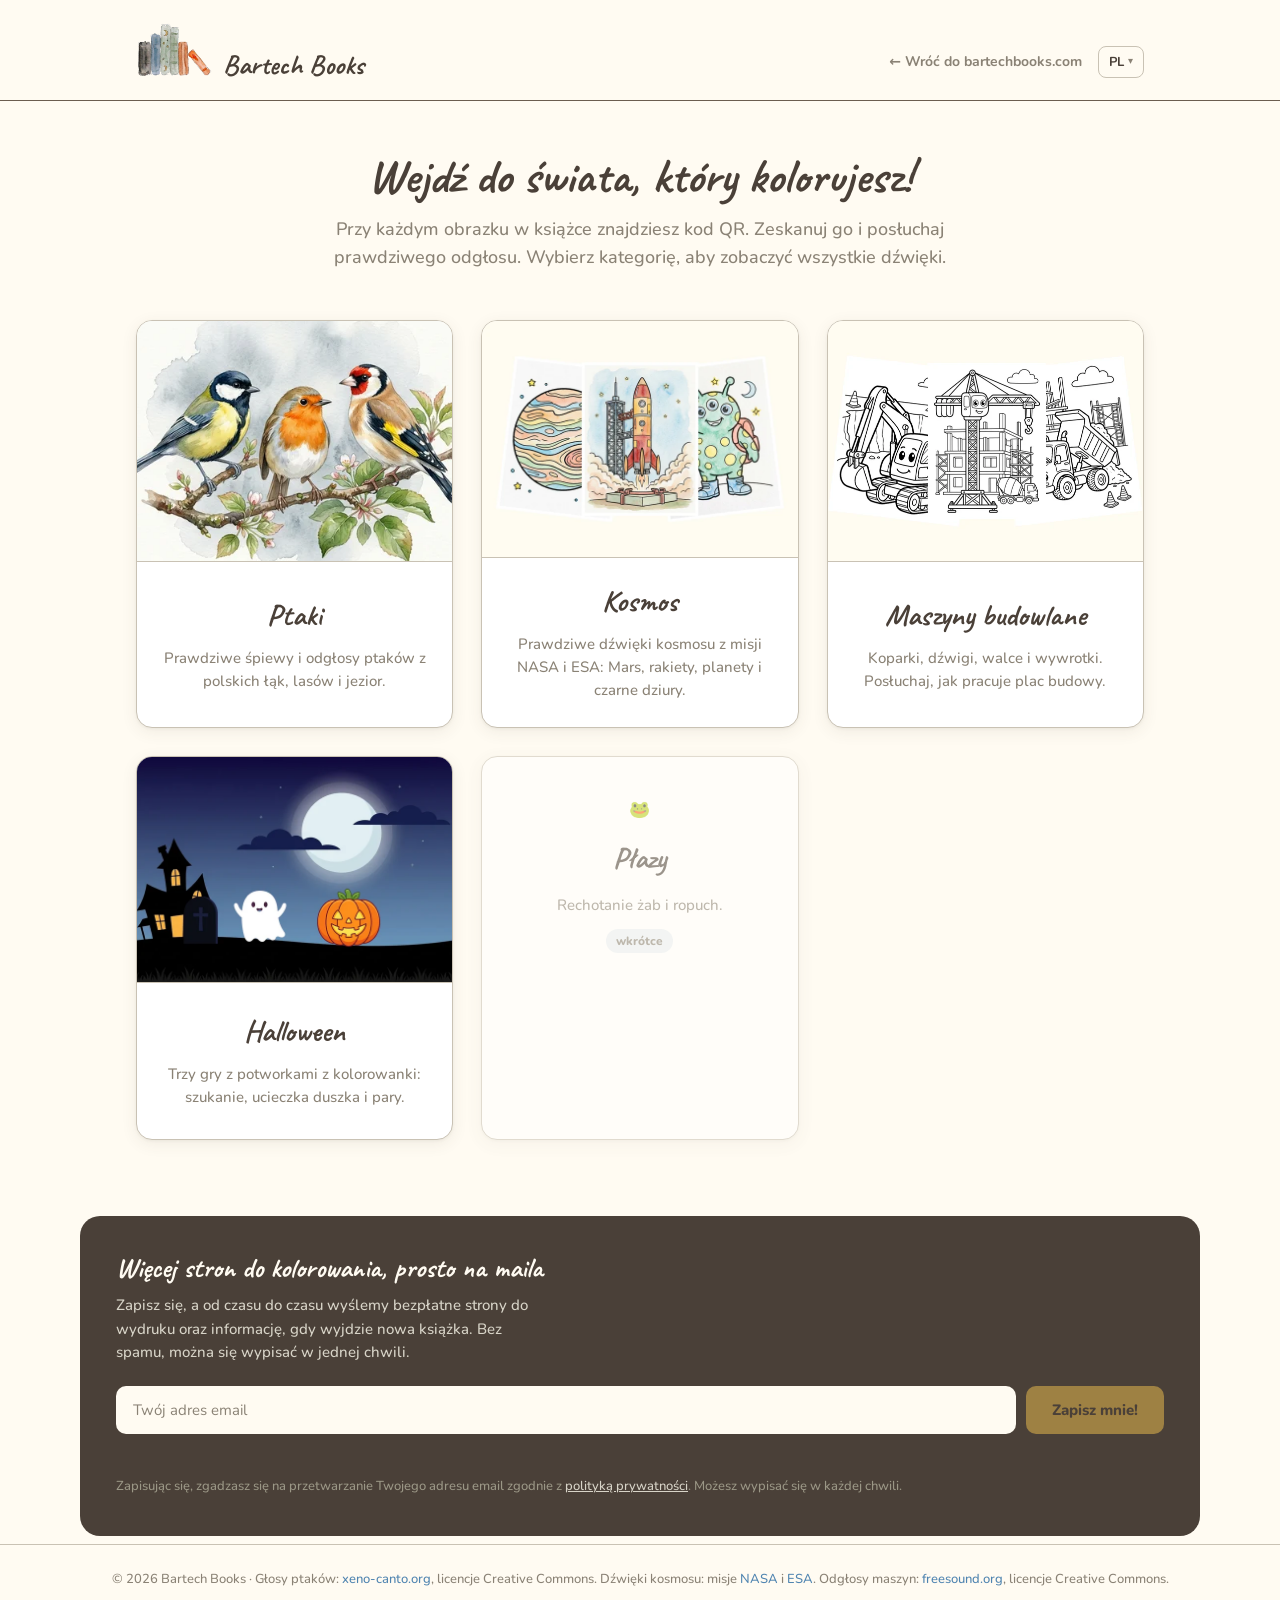
<file: index.html>
<!doctype html>
<html lang="pl">
<head>
<meta charset="utf-8">
<meta name="viewport" content="width=device-width, initial-scale=1">
<title>Bartech Books — odgłosy ze stron Twojej kolorowanki</title>
<meta name="description" content="Zeskanuj kod QR w swojej kolorowance i posłuchaj prawdziwego odgłosu zwierzęcia albo maszyny ze strony, którą właśnie kolorujesz.">
<link rel="stylesheet" href="assets/css/style.css">
<link rel="icon" type="image/png" href="assets/images/favicon-32.png">
</head>
<body>

<header class="site-header">
  <div class="container header-row">
    <a href="index.html" class="brand">
      <img src="assets/images/bartech-icon-header.png" alt="Bartech Books" class="brand-mark">
      <span class="brand-text">Bartech Books</span>
    </a>
    <div class="header-row-with-lang">
      <a href="https://bartechbooks.com" class="back-to-main">← Wróć do bartechbooks.com</a>
      <details class="lang-switcher"><summary>PL</summary><div class="lang-switcher-menu"><a href="en/index.html">English</a><a href="de/index.html">Deutsch</a><a href="es/index.html">Español</a></div></details>
    </div>
  </div>
</header>

<main>

  <section class="page-hero container">
    <h1>Wejdź do świata, który kolorujesz!</h1>
    <p>
      Przy każdym obrazku w książce znajdziesz kod QR. Zeskanuj go i posłuchaj
      prawdziwego odgłosu. Wybierz kategorię, aby zobaczyć wszystkie dźwięki.
    </p>
  </section>

  <section class="container">
    <div class="category-grid">

      <a href="ptaki/index.html" class="category-card-featured">
        <div class="category-card-featured-art">
          <img src="assets/images/category-ptaki.webp" alt="Ptaki">
        </div>
        <div class="category-card-featured-body">
          <span class="category-card-title">Ptaki</span>
          <span class="category-card-desc">Prawdziwe śpiewy i odgłosy ptaków z polskich łąk, lasów i jezior.</span>
        </div>
      </a>

      <a href="kosmos/index.html" class="category-card-featured">
        <div class="category-card-featured-art">
          <img src="assets/images/category-kosmos.webp" alt="Kosmos">
        </div>
        <div class="category-card-featured-body">
          <span class="category-card-title">Kosmos</span>
          <span class="category-card-desc">Prawdziwe dźwięki kosmosu z misji NASA i ESA: Mars, rakiety, planety i czarne dziury.</span>
        </div>
      </a>

      <a href="maszyny/index.html" class="category-card-featured">
        <div class="category-card-featured-art">
          <img src="assets/images/category-maszyny.webp" alt="Maszyny budowlane">
        </div>
        <div class="category-card-featured-body">
          <span class="category-card-title">Maszyny budowlane</span>
          <span class="category-card-desc">Koparki, dźwigi, walce i wywrotki. Posłuchaj, jak pracuje plac budowy.</span>
        </div>
      </a>

      <a href="halloween/index.html" class="category-card-featured">
        <div class="category-card-featured-art">
          <img src="assets/images/category-halloween.webp" alt="Halloween">
        </div>
        <div class="category-card-featured-body">
          <span class="category-card-title">Halloween</span>
          <span class="category-card-desc">Trzy gry z potworkami z kolorowanki: szukanie, ucieczka duszka i pary.</span>
        </div>
      </a>

      <div class="category-card category-card-disabled">
        <div class="category-card-icon" aria-hidden="true">🐸</div>
        <span class="category-card-title">Płazy</span>
        <span class="category-card-desc">Rechotanie żab i ropuch.</span>
        <span class="category-card-badge">wkrótce</span>
      </div>


    </div>
  </section>

</main>

<div class="container footer-extras">
  <div id="newsletter-signup"></div>
</div>

<footer class="site-footer">
  © 2026 Bartech Books · Głosy ptaków: <a href="https://xeno-canto.org" target="_blank" rel="noopener">xeno-canto.org</a>, licencje Creative Commons. Dźwięki kosmosu: misje <a href="https://www.nasa.gov" target="_blank" rel="noopener">NASA</a> i <a href="https://www.esa.int" target="_blank" rel="noopener">ESA</a>. Odgłosy maszyn: <a href="https://freesound.org" target="_blank" rel="noopener">freesound.org</a>, licencje Creative Commons.
</footer>

<script src="https://challenges.cloudflare.com/turnstile/v0/api.js?render=explicit" async defer></script>
<script src="assets/js/lang-switcher.js"></script>
<script src="assets/js/newsletter.js"></script>
</body>
</html>
</file>
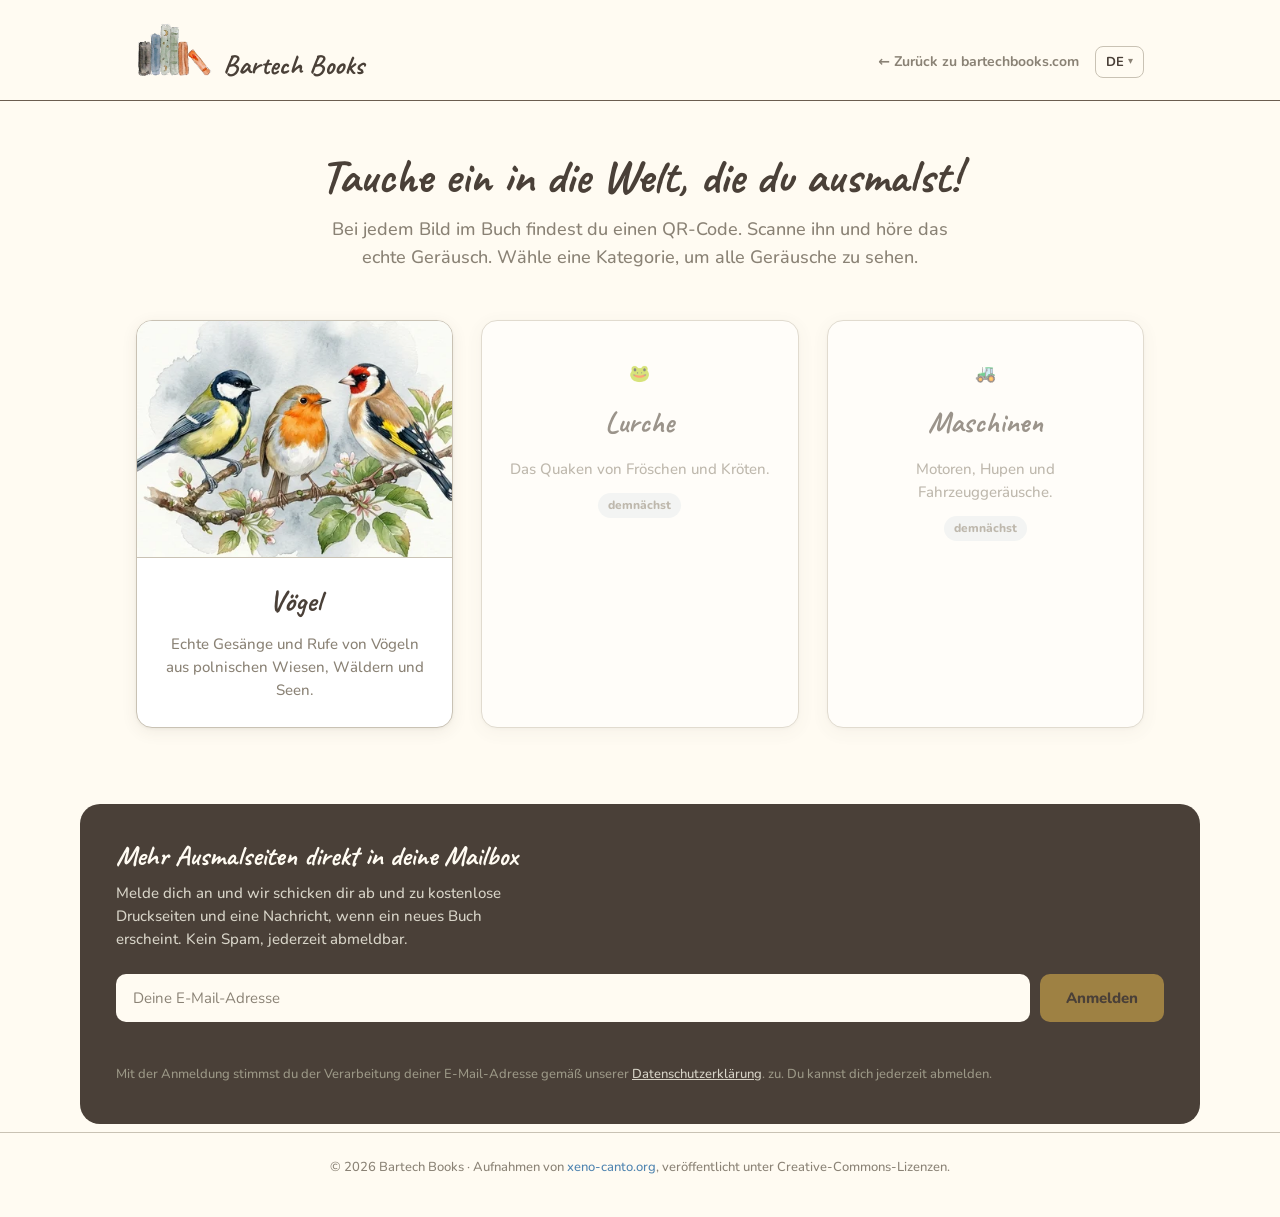
<file: de/index.html>
<!doctype html>
<html lang="de">
<head>
<meta charset="utf-8">
<meta name="viewport" content="width=device-width, initial-scale=1">
<title>Bartech Books — Geräusche aus deinem Malbuch</title>
<meta name="description" content="Scanne den QR-Code in deinem Malbuch und höre das echte Geräusch des Tieres oder der Maschine auf der Seite, die du gerade ausmalst.">
<link rel="stylesheet" href="../assets/css/style.css">
<link rel="icon" type="image/png" href="../assets/images/favicon-32.png">
</head>
<body>

<header class="site-header">
  <div class="container header-row">
    <a href="index.html" class="brand">
      <img src="../assets/images/bartech-icon-header.png" alt="Bartech Books" class="brand-mark">
      <span class="brand-text">Bartech Books</span>
    </a>
    <div class="header-row-with-lang">
      <a href="https://bartechbooks.com" class="back-to-main">← Zurück zu bartechbooks.com</a>
      <details class="lang-switcher"><summary>DE</summary><div class="lang-switcher-menu"><a href="../index.html">Polski</a><a href="../en/index.html">English</a><a href="../es/index.html">Español</a></div></details>
    </div>
  </div>
</header>

<main>

  <section class="page-hero container">
    <h1>Tauche ein in die Welt, die du ausmalst!</h1>
    <p>
      Bei jedem Bild im Buch findest du einen QR-Code. Scanne ihn und höre das echte Geräusch. Wähle eine Kategorie, um alle Geräusche zu sehen.
    </p>
  </section>

  <section class="container">
    <div class="category-grid">

      <a href="voegel/index.html" class="category-card-featured">
        <div class="category-card-featured-art">
          <img src="../assets/images/category-ptaki.webp" alt="Vögel">
        </div>
        <div class="category-card-featured-body">
          <span class="category-card-title">Vögel</span>
          <span class="category-card-desc">Echte Gesänge und Rufe von Vögeln aus polnischen Wiesen, Wäldern und Seen.</span>
        </div>
      </a>

      <div class="category-card category-card-disabled">
        <div class="category-card-icon" aria-hidden="true">🐸</div>
        <span class="category-card-title">Lurche</span>
        <span class="category-card-desc">Das Quaken von Fröschen und Kröten.</span>
        <span class="category-card-badge">demnächst</span>
      </div>

      <div class="category-card category-card-disabled">
        <div class="category-card-icon" aria-hidden="true">🚜</div>
        <span class="category-card-title">Maschinen</span>
        <span class="category-card-desc">Motoren, Hupen und Fahrzeuggeräusche.</span>
        <span class="category-card-badge">demnächst</span>
      </div>

    </div>
  </section>

</main>

<div class="container footer-extras">
  <div id="newsletter-signup"></div>
</div>

<footer class="site-footer">
  © 2026 Bartech Books · Aufnahmen von <a href="https://xeno-canto.org" target="_blank" rel="noopener">xeno-canto.org</a>, veröffentlicht unter Creative-Commons-Lizenzen.
</footer>

<script src="https://challenges.cloudflare.com/turnstile/v0/api.js?render=explicit" async defer></script>
<script src="../assets/js/lang-switcher.js"></script>
<script src="../assets/js/newsletter.js"></script>
</body>
</html>
</file>
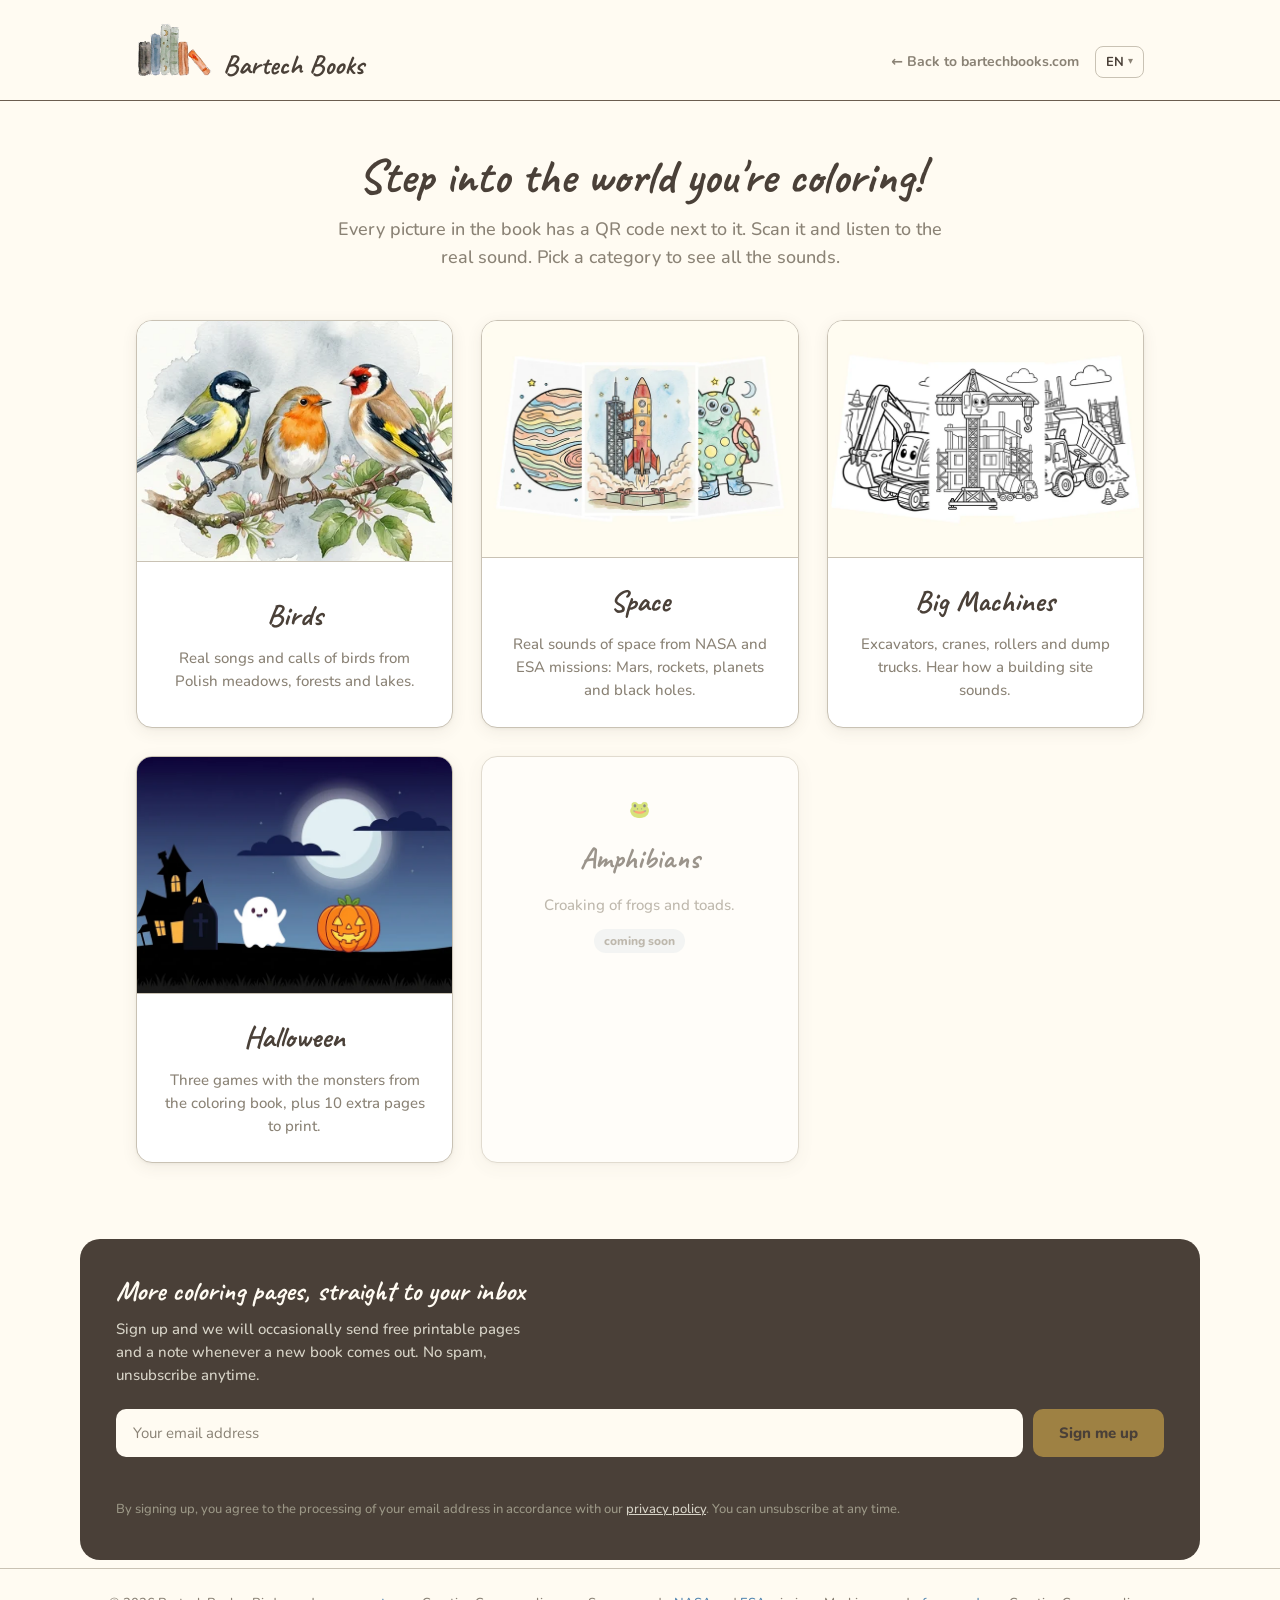
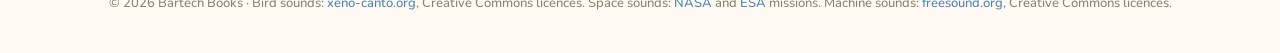
<file: en/index.html>
<!doctype html>
<html lang="en">
<head>
<meta charset="utf-8">
<meta name="viewport" content="width=device-width, initial-scale=1">
<title>Bartech Books — sounds from your coloring book pages</title>
<meta name="description" content="Scan the QR code in your coloring book and listen to the real sound of the animal or machine on the page you're coloring.">
<link rel="stylesheet" href="../assets/css/style.css">
<link rel="icon" type="image/png" href="../assets/images/favicon-32.png">
</head>
<body>

<header class="site-header">
  <div class="container header-row">
    <a href="index.html" class="brand">
      <img src="../assets/images/bartech-icon-header.png" alt="Bartech Books" class="brand-mark">
      <span class="brand-text">Bartech Books</span>
    </a>
    <div class="header-row-with-lang">
      <a href="https://bartechbooks.com" class="back-to-main">← Back to bartechbooks.com</a>
      <details class="lang-switcher"><summary>EN</summary><div class="lang-switcher-menu"><a href="../index.html">Polski</a><a href="../de/index.html">Deutsch</a><a href="../es/index.html">Español</a></div></details>
    </div>
  </div>
</header>

<main>

  <section class="page-hero container">
    <h1>Step into the world you're coloring!</h1>
    <p>
      Every picture in the book has a QR code next to it. Scan it and listen to the real sound. Pick a category to see all the sounds.
    </p>
  </section>

  <section class="container">
    <div class="category-grid">

      <a href="birds/index.html" class="category-card-featured">
        <div class="category-card-featured-art">
          <img src="../assets/images/category-ptaki.webp" alt="Birds">
        </div>
        <div class="category-card-featured-body">
          <span class="category-card-title">Birds</span>
          <span class="category-card-desc">Real songs and calls of birds from Polish meadows, forests and lakes.</span>
        </div>
      </a>

      <a href="../space/index.html" class="category-card-featured">
        <div class="category-card-featured-art">
          <img src="../assets/images/category-kosmos.webp" alt="Space">
        </div>
        <div class="category-card-featured-body">
          <span class="category-card-title">Space</span>
          <span class="category-card-desc">Real sounds of space from NASA and ESA missions: Mars, rockets, planets and black holes.</span>
        </div>
      </a>

      <a href="../machines/index.html" class="category-card-featured">
        <div class="category-card-featured-art">
          <img src="../assets/images/category-maszyny.webp" alt="Big Machines">
        </div>
        <div class="category-card-featured-body">
          <span class="category-card-title">Big Machines</span>
          <span class="category-card-desc">Excavators, cranes, rollers and dump trucks. Hear how a building site sounds.</span>
        </div>
      </a>

      <a href="halloween/index.html" class="category-card-featured">
        <div class="category-card-featured-art">
          <img src="../assets/images/category-halloween.webp" alt="Halloween">
        </div>
        <div class="category-card-featured-body">
          <span class="category-card-title">Halloween</span>
          <span class="category-card-desc">Three games with the monsters from the coloring book, plus 10 extra pages to print.</span>
        </div>
      </a>

      <div class="category-card category-card-disabled">
        <div class="category-card-icon" aria-hidden="true">🐸</div>
        <span class="category-card-title">Amphibians</span>
        <span class="category-card-desc">Croaking of frogs and toads.</span>
        <span class="category-card-badge">coming soon</span>
      </div>


    </div>
  </section>

</main>

<div class="container footer-extras">
  <div id="newsletter-signup"></div>
</div>

<footer class="site-footer">
  © 2026 Bartech Books · Bird sounds: <a href="https://xeno-canto.org" target="_blank" rel="noopener">xeno-canto.org</a>, Creative Commons licences. Space sounds: <a href="https://www.nasa.gov" target="_blank" rel="noopener">NASA</a> and <a href="https://www.esa.int" target="_blank" rel="noopener">ESA</a> missions. Machine sounds: <a href="https://freesound.org" target="_blank" rel="noopener">freesound.org</a>, Creative Commons licences.
</footer>

<script src="https://challenges.cloudflare.com/turnstile/v0/api.js?render=explicit" async defer></script>
<script src="../assets/js/lang-switcher.js"></script>
<script src="../assets/js/newsletter.js"></script>
</body>
</html>
</file>
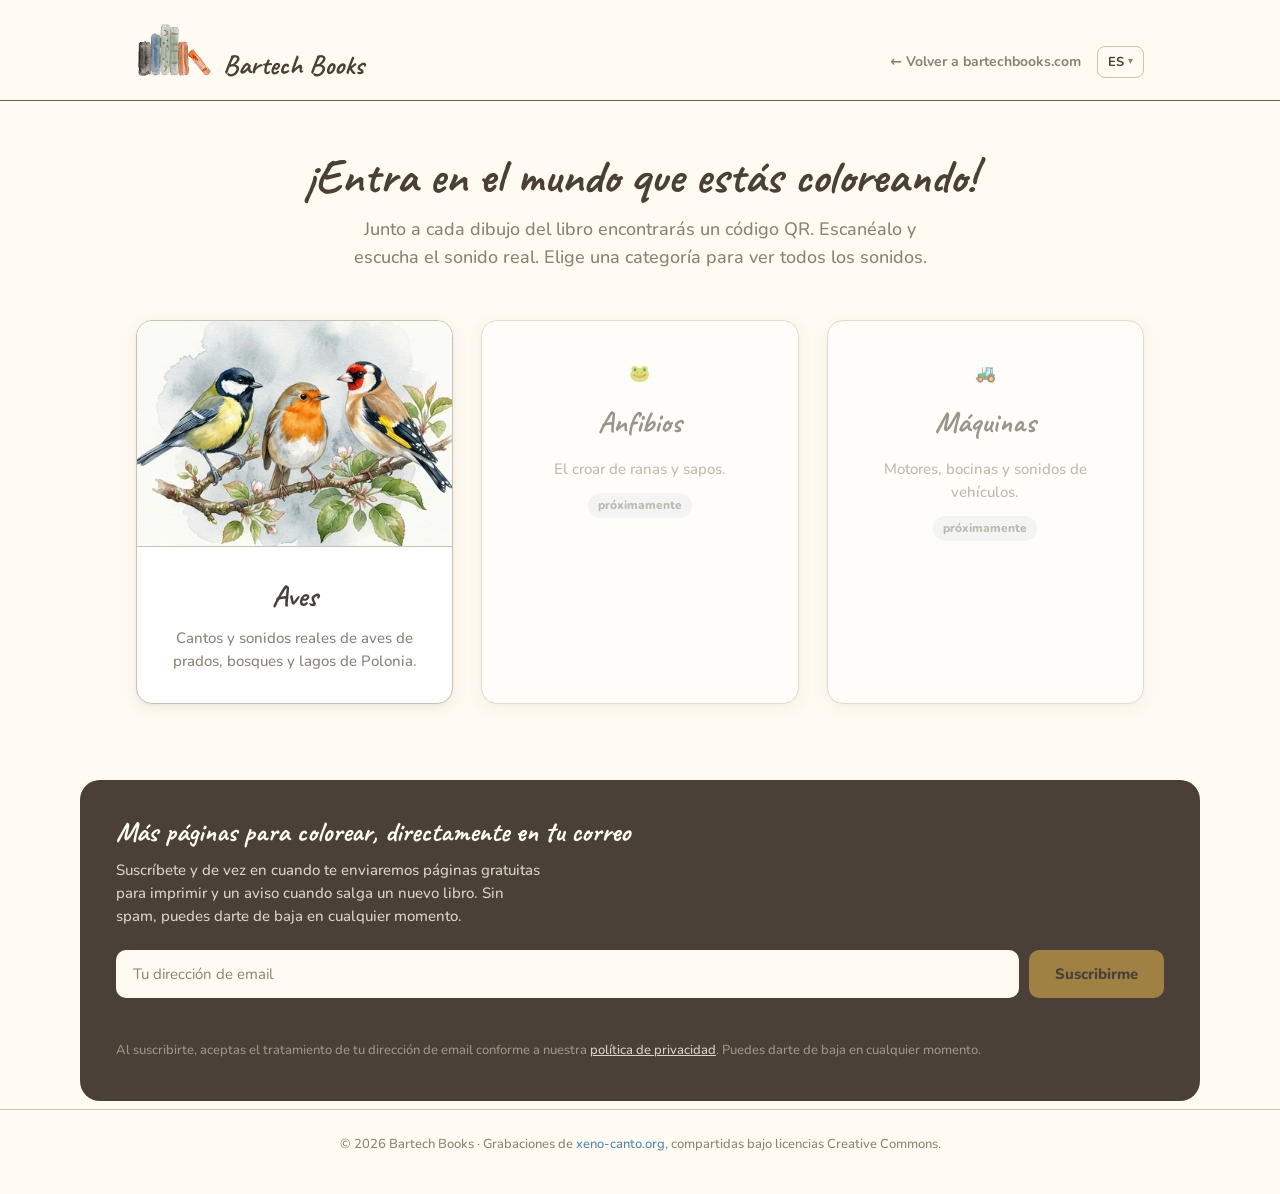
<file: es/index.html>
<!doctype html>
<html lang="es">
<head>
<meta charset="utf-8">
<meta name="viewport" content="width=device-width, initial-scale=1">
<title>Bartech Books — sonidos de las páginas de tu libro para colorear</title>
<meta name="description" content="Escanea el código QR en tu libro para colorear y escucha el sonido real del animal o la máquina de la página que estás coloreando.">
<link rel="stylesheet" href="../assets/css/style.css">
<link rel="icon" type="image/png" href="../assets/images/favicon-32.png">
</head>
<body>

<header class="site-header">
  <div class="container header-row">
    <a href="index.html" class="brand">
      <img src="../assets/images/bartech-icon-header.png" alt="Bartech Books" class="brand-mark">
      <span class="brand-text">Bartech Books</span>
    </a>
    <div class="header-row-with-lang">
      <a href="https://bartechbooks.com" class="back-to-main">← Volver a bartechbooks.com</a>
      <details class="lang-switcher"><summary>ES</summary><div class="lang-switcher-menu"><a href="../index.html">Polski</a><a href="../en/index.html">English</a><a href="../de/index.html">Deutsch</a></div></details>
    </div>
  </div>
</header>

<main>

  <section class="page-hero container">
    <h1>¡Entra en el mundo que estás coloreando!</h1>
    <p>
      Junto a cada dibujo del libro encontrarás un código QR. Escanéalo y escucha el sonido real. Elige una categoría para ver todos los sonidos.
    </p>
  </section>

  <section class="container">
    <div class="category-grid">

      <a href="aves/index.html" class="category-card-featured">
        <div class="category-card-featured-art">
          <img src="../assets/images/category-ptaki.webp" alt="Aves">
        </div>
        <div class="category-card-featured-body">
          <span class="category-card-title">Aves</span>
          <span class="category-card-desc">Cantos y sonidos reales de aves de prados, bosques y lagos de Polonia.</span>
        </div>
      </a>

      <div class="category-card category-card-disabled">
        <div class="category-card-icon" aria-hidden="true">🐸</div>
        <span class="category-card-title">Anfibios</span>
        <span class="category-card-desc">El croar de ranas y sapos.</span>
        <span class="category-card-badge">próximamente</span>
      </div>

      <div class="category-card category-card-disabled">
        <div class="category-card-icon" aria-hidden="true">🚜</div>
        <span class="category-card-title">Máquinas</span>
        <span class="category-card-desc">Motores, bocinas y sonidos de vehículos.</span>
        <span class="category-card-badge">próximamente</span>
      </div>

    </div>
  </section>

</main>

<div class="container footer-extras">
  <div id="newsletter-signup"></div>
</div>

<footer class="site-footer">
  © 2026 Bartech Books · Grabaciones de <a href="https://xeno-canto.org" target="_blank" rel="noopener">xeno-canto.org</a>, compartidas bajo licencias Creative Commons.
</footer>

<script src="https://challenges.cloudflare.com/turnstile/v0/api.js?render=explicit" async defer></script>
<script src="../assets/js/lang-switcher.js"></script>
<script src="../assets/js/newsletter.js"></script>
</body>
</html>
</file>
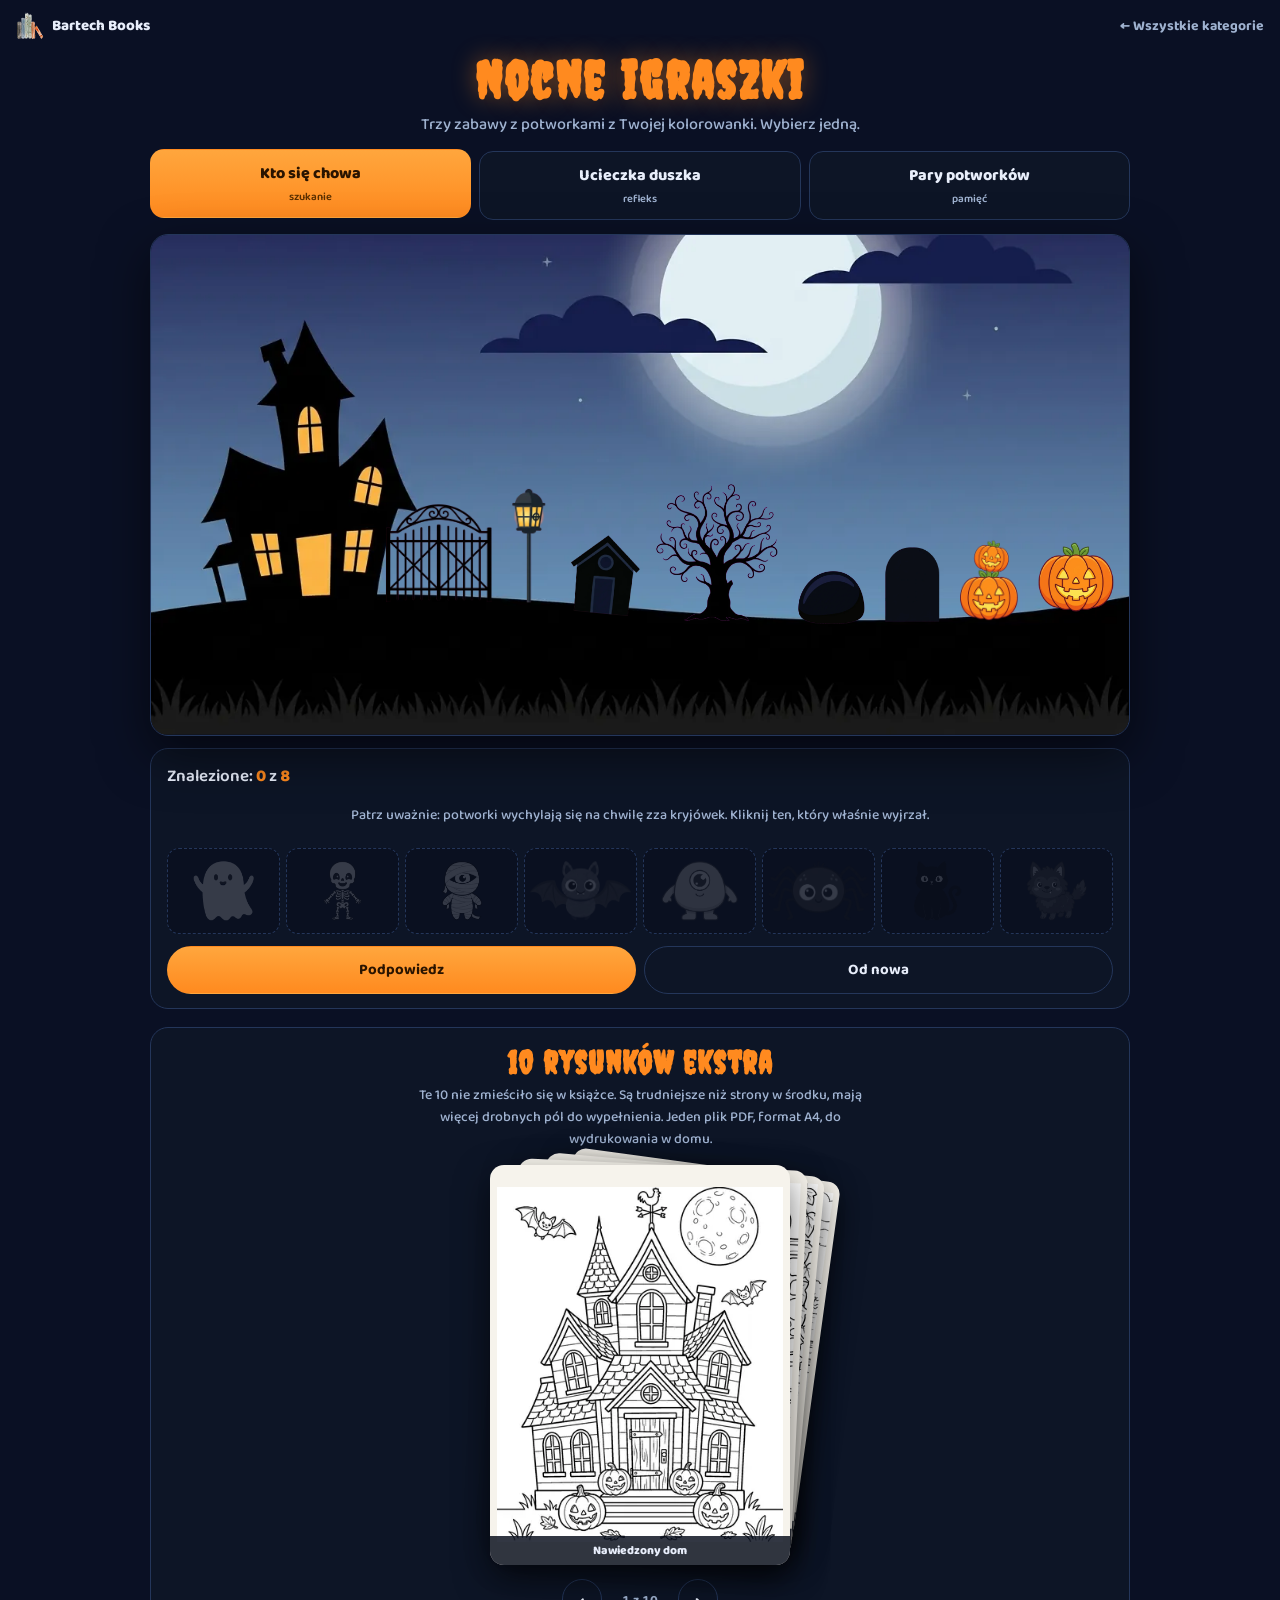
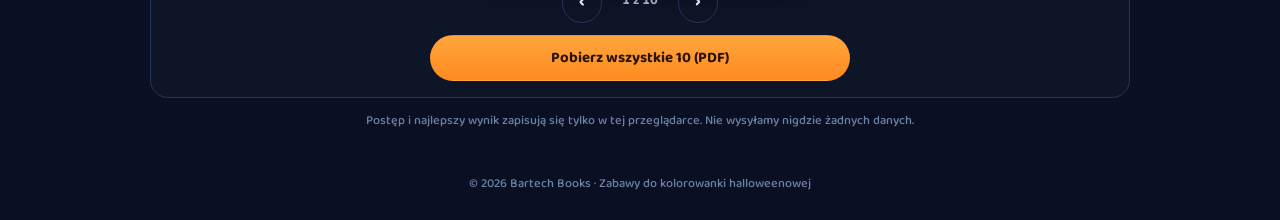
<file: halloween/index.html>
<!doctype html>
<html lang="pl">
<head>
<meta charset="utf-8">
<meta name="viewport" content="width=device-width, initial-scale=1">
<meta name="description" content="Trzy darmowe gry z potworkami z halloweenowej kolorowanki Bartech Books: szukanie, ucieczka duszka i pary potworkow.">
<link rel="icon" type="image/png" href="../assets/images/favicon-32.png">
<meta charset="utf-8">
<title>Nocne igraszki</title>
<link rel="preconnect" href="https://fonts.googleapis.com">
<link rel="preconnect" href="https://fonts.gstatic.com" crossorigin>
<link rel="stylesheet" href="https://fonts.googleapis.com/css2?family=Creepster&family=Baloo+2:wght@500;600;800&display=swap">

<style>
/* ---------------------------------------------------------------------------
   Trzy gry do kolorowanki halloweenowej Bartech Books.
   Jedna strona, wspolne zasoby graficzne, trzy rozne odruchy:
   szukanie, refleks, pamiec.

   MOTYW: scena nocna, strona zostaje ciemna w obu motywach przegladarki.
   Swiadomy wybor. Kazdy kolor i tlo ustawione jawnie.
   --------------------------------------------------------------------------- */
:root {
  --niebo-szczyt: #0a1024;
  --ksiezyc:       #e2f0ff;
  --poswiata:      #93c2e6;
  --cien:          #060912;
  --dynia:         #ff8a1f;
  --okno:          #ffcb45;
  --mieta:         #8ef0c0;
  --tekst:         #e8eefb;
  --tekst-cichy:   #9fb2d0;
  --panel:         #0d1526;
  --panel-krawedz: #24365a;
  --font-display: 'Creepster', 'Baloo 2', system-ui, sans-serif;
  --font-body: 'Baloo 2', system-ui, -apple-system, sans-serif;
}
* { box-sizing: border-box; }
body {
  margin: 0;
  background: var(--niebo-szczyt);
  color: var(--tekst);
  font-family: var(--font-body);
  font-weight: 500;
  -webkit-font-smoothing: antialiased;
  min-height: 100vh;
}
.otoczka { max-width: 1000px; margin: 0 auto; padding-bottom: 26px; }

.pasek {
  display: flex; align-items: center; justify-content: space-between;
  gap: 12px; padding: 12px 16px 4px;
}
.pasek-marka { display: inline-flex; align-items: center; gap: 8px; color: var(--tekst);
  text-decoration: none; font-weight: 800; font-size: 15px; }
.pasek-marka img { border-radius: 6px; }
.pasek-powrot { color: var(--tekst-cichy); text-decoration: none; font-weight: 700; font-size: 14px; }
.pasek-powrot:hover, .pasek-marka:hover { color: var(--mieta); }
.pasek a:focus-visible { outline: 2px solid var(--mieta); outline-offset: 3px; border-radius: 6px; }

.tytul-strony {
  font-family: var(--font-display);
  font-size: clamp(30px, 8vw, 52px);
  color: var(--dynia);
  text-align: center;
  letter-spacing: .04em;
  margin: 6px 0 2px;
  text-shadow: 0 0 24px rgba(255, 138, 31, .42);
}
.podtytul { text-align: center; color: var(--tekst-cichy); margin: 0 16px 14px;
  font-size: clamp(13px, 3.4vw, 16px); }

/* --- przelacznik gier ----------------------------------------------------- */
.zakladki { display: grid; grid-template-columns: repeat(3, 1fr); gap: 8px; margin: 0 10px 14px; }
.zakladka {
  font-family: var(--font-body); font-weight: 800; font-size: clamp(13px, 3.3vw, 16px);
  color: var(--tekst); background: var(--panel);
  border: 1px solid var(--panel-krawedz); border-radius: 14px;
  padding: 11px 8px; cursor: pointer; min-height: 52px;
  display: flex; flex-direction: column; align-items: center; gap: 2px;
  transition: background .18s ease, border-color .18s ease, transform .18s ease;
}
.zakladka span { font-size: 11px; font-weight: 600; color: var(--tekst-cichy); }
.zakladka:hover { border-color: var(--poswiata); }
.zakladka:focus-visible { outline: 2px solid var(--mieta); outline-offset: 2px; }
.zakladka[aria-selected="true"] {
  background: linear-gradient(180deg, #ffa63d, var(--dynia));
  color: #2a1400; border-color: transparent; transform: translateY(-2px);
}
.zakladka[aria-selected="true"] span { color: #5a3000; }

.gra { display: none; }
.gra.aktywna { display: block; }

/* --- wspolne --------------------------------------------------------------- */
.ramka {
  position: relative; margin: 0 10px; border-radius: 18px; overflow: hidden;
  border: 1px solid var(--panel-krawedz); box-shadow: 0 18px 50px rgba(0,0,0,.55);
  background: var(--niebo-szczyt);
}
.panel {
  margin: 12px 10px 0; padding: 14px 16px; background: var(--panel);
  border: 1px solid var(--panel-krawedz); border-radius: 18px;
  display: flex; flex-direction: column; gap: 12px;
}
.licznik { display: flex; align-items: baseline; justify-content: space-between; gap: 12px; }
.licznik-tekst { font-size: 17px; font-weight: 600; font-variant-numeric: tabular-nums; }
.licznik-tekst b { color: var(--dynia); font-weight: 800; }
.sterowanie { display: flex; gap: 8px; flex-wrap: wrap; }
.przycisk {
  flex: 1 1 120px; font-family: var(--font-body); font-weight: 700; font-size: 15px;
  color: var(--tekst); background: transparent; border: 1px solid var(--panel-krawedz);
  border-radius: 999px; padding: 11px 14px; cursor: pointer; min-height: 44px;
  transition: background .18s ease, border-color .18s ease;
}
.przycisk:hover { background: #16233c; border-color: var(--poswiata); }
.przycisk:focus-visible { outline: 2px solid var(--mieta); outline-offset: 2px; }
.przycisk.glowny { background: linear-gradient(180deg, #ffa63d, var(--dynia)); color: #2a1400; border-color: transparent; }
.komunikat {
  margin: 0; padding: 10px 12px; border-radius: 12px; text-align: center;
  font-weight: 800; font-size: 15px; color: #2a1400;
  background: linear-gradient(180deg, #ffa63d, var(--dynia));
  display: none;
}
.komunikat.widoczny { display: block; }
.nota { margin: 14px 10px 0; color: #6d81a3; font-size: 12.5px; text-align: center; line-height: 1.5; }

/* --- bonus: kolorowanki do wydruku ---------------------------------------- */
.bonus { margin: 18px 10px 0; padding: 16px; background: var(--panel);
  border: 1px solid var(--panel-krawedz); border-radius: 18px; }
.bonus h2 { font-family: var(--font-display); font-size: clamp(22px, 6vw, 32px);
  color: var(--dynia); margin: 0 0 4px; letter-spacing: .03em; text-align: center; }
.bonus p { margin: 0 auto 14px; max-width: 60ch; text-align: center;
  color: var(--tekst-cichy); font-size: 14px; line-height: 1.55; }
/* Stos kartek zamiast siatki dziesieciu miniatur. Dziesiec malych kafelkow
   nic nie pokazywalo: rysunek ma 150 pol do kolorowania, a kafelek 96 px.
   Tu na wierzchu lezy jeden duzy, spod niego wystaja trzy nastepne, a klik
   zrzuca wierzchni na spod stosu. */
.bonus-stos { position: relative; width: min(300px, 74vw); aspect-ratio: 3 / 4;
  margin: 4px auto 14px; cursor: pointer; perspective: 900px; }
.bonus-stos:focus-visible { outline: 2px solid var(--mieta); outline-offset: 10px;
  border-radius: 16px; }
.kartka { position: absolute; inset: 0; background: #f6f3ec; border-radius: 14px;
  overflow: hidden; box-shadow: 0 14px 34px rgba(0,0,0,.55);
  transform-origin: 50% 60%;
  transform: translate(calc(var(--i) * 13px), calc(var(--i) * -9px))
             rotate(calc(var(--i) * 2.6deg)) scale(calc(1 - var(--i) * 0.035));
  transition: transform .42s cubic-bezier(.2,.9,.3,1), opacity .3s ease; }
.kartka[data-schowana="tak"] { opacity: 0; pointer-events: none; }
.kartka img { position: absolute; inset: 0; width: 100%; height: 100%;
  object-fit: contain; padding: 7px; }
.kartka b { position: absolute; left: 0; right: 0; bottom: 0; padding: 5px 8px;
  background: rgba(6,12,26,.82); color: var(--tekst); font-size: 12px;
  font-weight: 800; text-align: center; }
.kartka.leci { transform: translate(-125%, -6%) rotate(-17deg); opacity: 0;
  transition: transform .38s ease-in, opacity .38s ease-in; }
.bonus-pasek { display: flex; align-items: center; justify-content: center; gap: 10px;
  margin-bottom: 12px; }
.bonus-pasek .strzalka { width: 40px; min-width: 40px; flex: none; padding: 8px 0;
  font-size: 18px; line-height: 1; }
.bonus-pasek span { font-size: 13px; font-weight: 700; color: var(--tekst-cichy);
  min-width: 7ch; text-align: center; font-variant-numeric: tabular-nums; }
/* Tylko link do pobrania, nie strzalki. Bez selektora dziecka bezposredniego
   margin: 0 auto trafialo takze w strzalki i we flexie rozpychalo je na
   krawedzie paska: kazda dostawala po 195 px marginesu automatycznego. */
.bonus > a.przycisk { display: block; max-width: 420px; margin: 0 auto;
  text-align: center; text-decoration: none; line-height: 22px; }
@media (prefers-reduced-motion: reduce) {
  .kartka, .kartka.leci { transition-duration: .01ms; }
}

/* --- gra 1: kryjowki ------------------------------------------------------- */
.scena { display: block; width: 100%; height: auto; touch-action: manipulation; }
.kryjowka { cursor: pointer; outline: none; }
.kryjowka .strefa { fill: transparent; }
.kryjowka .bryla { transition: transform .18s ease; transform-box: fill-box; transform-origin: center bottom; }
.kryjowka:focus-visible .strefa { fill: rgba(142,240,192,.14); stroke: var(--mieta); stroke-width: 3; stroke-dasharray: 8 8; }
.kryjowka.puka .bryla { animation: puka .55s ease-in-out; }
.kryjowka.podpowiedz .bryla { animation: puka 1.1s ease-in-out infinite; }
@keyframes puka { 0%,100% { transform: rotate(0deg);} 25% { transform: rotate(-3.5deg);} 75% { transform: rotate(3.5deg);} }
.potworek { pointer-events: none; }
.wysuw {
  opacity: 0; transform: translate(0, 6px) scale(.3);
  transform-box: fill-box; transform-origin: center bottom;
  transition: transform .62s cubic-bezier(.2,1.5,.4,1), opacity .22s ease;
}
/* Potworek wychylony na moment: wysuwa sie tylko czesciowo, okolo 55
   procent drogi do pozycji koncowej, i jest mniejszy. Ma byc widoczny
   katem oka, ale nie tak, jakby juz zostal znaleziony. */
.potworek.zerka .wysuw {
  opacity: 1;
  transform: translate(calc(var(--dx) * .55), calc(var(--dy) * .55)) scale(.82);
  transition: transform .38s cubic-bezier(.2,1.3,.4,1), opacity .18s ease;
}
.potworek.znaleziony .wysuw { opacity: 1; transform: translate(var(--dx), var(--dy)) scale(1); }
.potworek.znaleziony .dygot { animation: dygot 2.6s ease-in-out infinite; transform-box: fill-box; transform-origin: center bottom; }
@keyframes dygot { 0%,100% { transform: translateY(0) rotate(0deg);} 50% { transform: translateY(-6px) rotate(2deg);} }
.blysk { opacity: 0; }
.potworek.znaleziony .blysk { animation: blysk .8s ease-out; }
@keyframes blysk { 0% { opacity:.85; transform: scale(.2);} 100% { opacity:0; transform: scale(2.4);} }
.chmurka {
  position: absolute; left: 50%; top: 10px; transform: translate(-50%,-8px);
  background: rgba(6,12,26,.88); border: 1px solid var(--mieta); color: var(--mieta);
  font-weight: 800; font-size: clamp(15px,4vw,20px); padding: 7px 18px; border-radius: 999px;
  pointer-events: none; opacity: 0; transition: opacity .2s ease, transform .3s cubic-bezier(.2,1.6,.4,1);
  z-index: 3; white-space: nowrap;
}
.chmurka.widoczna { opacity: 1; transform: translate(-50%, 0); }
.slot-rzad { display: grid; grid-template-columns: repeat(8, 1fr); gap: 6px; }
/* Kafelek jest kwadratem i ma nim zostac. Obrazek lezy w nim ABSOLUTNIE,
   bo w ukladzie normalnym procentowa wysokosc dziecka nie rozwiazuje sie
   wzgledem aspect-ratio rodzica: przy wysokich rysunkach (latarnia 288x440,
   mumia 297x440) przegladarka liczyla wysokosc z proporcji obrazka i
   rozpychala kafelek do 131 px przy 113 px sasiadow. Ten sam mechanizm co
   przy kartach memory, gdzie ratunkiem bylo position: absolute.

   WYSOKOSC RYSUNKU JEST WSPOLNA, nie wpisana w kwadrat. Przy kwadracie
   object-fit: contain dopasowywal szerokie postacie (nietoperz 440x257,
   pajak 440x259) do szerokosci i wychodzily o 36 procent nizsze od mumii.
   Teraz kafelek jest lezacy 1,3:1, a rysunek ma stala wysokosc 70 procent
   kafelka; najszersza postac zajmuje wtedy 92 procent szerokosci, wiec
   nic nie wystaje. Cena: wysokie postacie sa wezsze niz w kwadracie. */
.slot { position: relative; aspect-ratio: 1.3; min-width: 0; border-radius: 12px;
  background: #0a1020; border: 1px dashed var(--panel-krawedz);
  transition: background .3s ease, border-color .3s ease, transform .3s cubic-bezier(.2,1.6,.4,1); }
.slot img { position: absolute; left: 50%; top: 50%; transform: translate(-50%, -50%);
  height: 70%; width: auto; max-width: 96%; object-fit: contain;
  opacity: .18; filter: grayscale(1);
  transition: opacity .3s ease, filter .3s ease; }
.slot.pelny { background: #14243d; border: 1px solid var(--mieta); border-style: solid; transform: translateY(-3px); }
.slot.pelny img { opacity: 1; filter: none; }

/* --- gra 2: ucieczka ------------------------------------------------------- */
#plotno { display: block; width: 100%; height: auto; touch-action: manipulation; cursor: pointer; }
.nakladka {
  position: absolute; inset: 0; display: grid; place-content: center; gap: 10px;
  text-align: center; background: rgba(5,9,20,.72); backdrop-filter: blur(2px);
  z-index: 2; padding: 20px;
}
.nakladka.ukryta { display: none; }
.nakladka h3 { font-family: var(--font-display); font-size: clamp(26px,7vw,42px);
  color: var(--dynia); margin: 0; letter-spacing: .04em; }
.nakladka p { margin: 0; color: var(--tekst); font-size: clamp(14px,3.6vw,17px); }
.nakladka .wynik { color: var(--mieta); font-weight: 800; font-size: clamp(18px,5vw,24px); }

/* --- gra 3: pary ----------------------------------------------------------- */
.plansza { display: grid; grid-template-columns: repeat(4, 1fr); gap: 8px; padding: 12px; }
.karta { position: relative; display: block; aspect-ratio: 3/4; perspective: 700px;
  background: none; border: 0; padding: 0; cursor: pointer; }
.karta-w { position: absolute; inset: 0; transform-style: preserve-3d;
  transition: transform .42s cubic-bezier(.2,1.3,.4,1); }
.karta.odkryta .karta-w, .karta.dopasowana .karta-w { transform: rotateY(180deg); }
.karta-przod, .karta-tyl {
  position: absolute; inset: 0; border-radius: 12px; backface-visibility: hidden;
  display: grid; place-items: center; border: 1px solid var(--panel-krawedz);
}
.karta-przod { background: linear-gradient(160deg, #1b2a4a, #0d1526); }
.karta-przod::after { content: ''; width: 42%; height: 42%; background: var(--dynia);
  opacity: .30; border-radius: 50%; filter: blur(1px); }
.karta-tyl { background: #14243d; transform: rotateY(180deg); }
.karta-tyl img { width: 78%; height: 78%; object-fit: contain; }
.karta.dopasowana .karta-tyl { border-color: var(--mieta); background: #16304a; }
.karta:focus-visible { outline: 2px solid var(--mieta); outline-offset: 3px; border-radius: 14px; }
.karta[disabled] { cursor: default; }

@media (prefers-reduced-motion: reduce) {
  .karta-w, .wysuw, .slot { transition-duration: .12s !important; }
  .potworek.znaleziony .dygot, .kryjowka.podpowiedz .bryla { animation: none !important; }
}
</style>

</head>
<body>

<header class="pasek">
  <a class="pasek-marka" href="../index.html">
    <img src="../assets/images/bartech-icon-header.png" alt="" width="28" height="28">
    <span>Bartech Books</span>
  </a>
  <a class="pasek-powrot" href="../index.html">← Wszystkie kategorie</a>
</header>

<div class="otoczka">

  <h1 class="tytul-strony">Nocne igraszki</h1>
  <p class="podtytul" id="podtytul">Trzy zabawy z potworkami z Twojej kolorowanki. Wybierz jedną.</p>

  <div class="zakladki" role="tablist" aria-label="Wybór gry">
    <button class="zakladka" role="tab" id="tab-kryjowki" aria-controls="gra-kryjowki" aria-selected="true" type="button">
      Kto się chowa<span>szukanie</span></button>
    <button class="zakladka" role="tab" id="tab-ucieczka" aria-controls="gra-ucieczka" aria-selected="false" type="button">
      Ucieczka duszka<span>refleks</span></button>
    <button class="zakladka" role="tab" id="tab-pary" aria-controls="gra-pary" aria-selected="false" type="button">
      Pary potworków<span>pamięć</span></button>
  </div>

  <!-- ================= GRA 1: KRYJOWKI ================= -->
  <section class="gra aktywna" id="gra-kryjowki" role="tabpanel" aria-labelledby="tab-kryjowki">
    <div class="ramka">
      <div class="chmurka" id="chmurka" aria-live="polite"></div>
      <svg class="scena" viewBox="0 0 2500 1277" role="img"
           aria-label="Nocna scena: brama, kamienie, drzewo, latarnia i dynie">
      <image href="../images/halloween/tlo.webp" x="0" y="0" width="2500" height="1277" preserveAspectRatio="xMidYMax slice"/>

      <g class="potworek" id="p-brama" style="--dx:-140px; --dy:-28px;">
        <g class="wysuw">
          <circle class="blysk" cx="735" cy="846" r="75" fill="var(--mieta)"/>
          <g transform="translate(658.8,771.0)"><g class="dygot">
            <image href="../images/halloween/duszek.webp" x="0" y="0" width="153.1" height="150"/>
          </g></g>
        </g>
      </g>
      <g class="kryjowka" data-id="brama" data-nazwa="Duszek" data-potworek="duszek" role="button" tabindex="0" aria-label="Stara brama. Sprawdź, kto się za nią chowa">
        <rect class="strefa" x="570" y="651" width="310" height="290"/>
        <g class="bryla">
          <image href="../images/halloween/brama.webp" x="600.6" y="688.4" width="269.7" height="250"/>
        </g>
      </g>

      <g class="potworek" id="p-latarnia" style="--dx:74px; --dy:-168px;">
        <g class="wysuw">
          <circle class="blysk" cx="966" cy="856" r="78" fill="var(--mieta)"/>
          <g transform="translate(915.0,778.4)"><g class="dygot">
            <image href="../images/halloween/szkielecik.webp" x="0" y="0" width="101.5" height="155"/>
          </g></g>
        </g>
      </g>
      <g class="kryjowka" data-id="latarnia" data-nazwa="Szkielecik" data-potworek="szkielecik" role="button" tabindex="0" aria-label="Latarnia. Sprawdź, kto się za nią chowa">
        <rect class="strefa" x="870" y="623" width="191" height="330"/>
        <g class="bryla">
          <image href="../images/halloween/latarnia.webp" x="923.6" y="649.1" width="84.2" height="290"/>
        </g>
      </g>

      <g class="potworek" id="p-krypta" style="--dx:136px; --dy:-16px;">
        <g class="wysuw">
          <circle class="blysk" cx="1150" cy="875" r="74" fill="var(--mieta)"/>
          <g transform="translate(1099.7,800.7)"><g class="dygot">
            <image href="../images/halloween/mumia.webp" x="0" y="0" width="99.9" height="148"/>
          </g></g>
        </g>
      </g>
      <g class="kryjowka" data-id="krypta" data-nazwa="Mumia" data-potworek="mumia" role="button" tabindex="0" aria-label="Stary domek. Sprawdź, kto się za nim chowa">
        <rect class="strefa" x="1041" y="729" width="245" height="240"/>
        <g class="bryla">
          <image href="../images/halloween/krypta.webp" x="1061.2" y="767.3" width="176.9" height="200" transform="rotate(5.65,1149.7,967.3)"/>
        </g>
      </g>

      <g class="potworek" id="p-drzewo" style="--dx:-148px; --dy:-205px;">
        <g class="wysuw">
          <circle class="blysk" cx="1446" cy="910" r="62" fill="var(--mieta)"/>
          <g transform="translate(1340.1,848.4)"><g class="dygot">
            <image href="../images/halloween/wampirek.webp" x="0" y="0" width="212.3" height="124"/>
          </g></g>
        </g>
      </g>
      <g class="kryjowka" data-id="drzewo" data-nazwa="Wampirek" data-potworek="wampirek" role="button" tabindex="0" aria-label="Uschłe drzewo. Sprawdź, kto się za nim chowa">
        <rect class="strefa" x="1247" y="602" width="350" height="390"/>
        <g class="bryla">
          <image href="../images/halloween/drzewo.webp" x="1291.5" y="636.8" width="309.6" height="350"/>
        </g>
      </g>

      <g class="potworek" id="p-glaz" style="--dx:118px; --dy:-12px;">
        <g class="wysuw">
          <circle class="blysk" cx="1739" cy="918" r="66" fill="var(--mieta)"/>
          <g transform="translate(1654.1,852.3)"><g class="dygot">
            <image href="../images/halloween/jednooki.webp" x="0" y="0" width="169.8" height="132"/>
          </g></g>
        </g>
      </g>
      <g class="kryjowka" data-id="glaz" data-nazwa="Jednooki" data-potworek="jednooki" role="button" tabindex="0" aria-label="Głaz. Sprawdź, kto się za nim chowa">
        <rect class="strefa" x="1634" y="799" width="243" height="205"/>
        <g class="bryla">
          <image href="../images/halloween/glaz.webp" x="1654.5" y="859.3" width="169.2" height="135"/>
        </g>
      </g>

      <g class="potworek" id="p-kamien" style="--dx:0px; --dy:-25px;">
        <g class="wysuw">
          <circle class="blysk" cx="1946" cy="798" r="56" fill="var(--mieta)"/>
          <g transform="translate(1850.7,742.5)"><g class="dygot">
            <image href="../images/halloween/pajaczek.webp" x="0" y="0" width="190.3" height="112"/>
          </g></g>
        </g>
      </g>
      <g class="kryjowka" data-id="kamien" data-nazwa="Pajączek" data-potworek="pajaczek" role="button" tabindex="0" aria-label="Kamienna płyta. Sprawdź, kto się za nią chowa">
        <rect class="strefa" x="1839" y="717" width="214" height="288"/>
        <g class="bryla">
          <image href="../images/halloween/kamien.webp" x="1877.0" y="798.5" width="137.8" height="190"/>
        </g>
      </g>

      <g class="potworek" id="p-dynie" style="--dx:-126px; --dy:-8px;">
        <g class="wysuw">
          <circle class="blysk" cx="2142" cy="897" r="75" fill="var(--mieta)"/>
          <g transform="translate(2081.4,822.4)"><g class="dygot">
            <image href="../images/halloween/kotek.webp" x="0" y="0" width="120.7" height="150"/>
          </g></g>
        </g>
      </g>
      <g class="kryjowka" data-id="dynie" data-nazwa="Kotek" data-potworek="kotek" role="button" tabindex="0" aria-label="Dwie dynie. Sprawdź, kto się za nimi chowa">
        <rect class="strefa" x="2015" y="742" width="205" height="250"/>
        <g class="bryla">
          <image href="../images/halloween/dynie.webp" x="2068.1" y="774.5" width="147.4" height="210"/>
        </g>
      </g>

      <g class="potworek" id="p-dynia" style="--dx:-132px; --dy:-18px;">
        <g class="wysuw">
          <circle class="blysk" cx="2364" cy="872" r="76" fill="var(--mieta)"/>
          <g transform="translate(2287.0,795.8)"><g class="dygot">
            <image href="../images/halloween/wilkolaczek.webp" x="0" y="0" width="154.8" height="152"/>
          </g></g>
        </g>
      </g>
      <g class="kryjowka" data-id="dynia" data-nazwa="Wilkołaczek" data-potworek="wilkolaczek" role="button" tabindex="0" aria-label="Dynia. Sprawdź, kto się za nią chowa">
        <rect class="strefa" x="2215" y="753" width="231" height="215"/>
        <g class="bryla">
          <image href="../images/halloween/dynia.webp" x="2268.8" y="787.0" width="191.2" height="175"/>
        </g>
      </g>
      </svg>
    </div>
    <div class="panel">
      <div class="licznik">
        <span class="licznik-tekst">Znalezione: <b id="ile">0</b> z <b>8</b></span>
        <span class="licznik-tekst" id="stan-podpowiedzi" style="color:var(--tekst-cichy); font-size:14px;"></span>
      </div>
      <p class="podtytul" style="margin:2px 0 10px; font-size:14px;">
        Patrz uważnie: potworki wychylają się na chwilę zza kryjówek.
        Kliknij ten, który właśnie wyjrzał.
      </p>
      <div class="slot-rzad" id="sloty"></div>
      <div class="sterowanie">
        <button class="przycisk glowny" id="podpowiedz-btn" type="button">Podpowiedz</button>
        <button class="przycisk" id="reset-btn" type="button">Od nowa</button>
      </div>
    </div>
  </section>

  <!-- ================= GRA 2: UCIECZKA ================= -->
  <section class="gra" id="gra-ucieczka" role="tabpanel" aria-labelledby="tab-ucieczka">
    <div class="ramka">
      <canvas id="plotno" width="900" height="340" role="img"
              aria-label="Duszek biegnie nocą, przeskakuj przeszkody"></canvas>
      <div class="nakladka" id="nakladka">
        <h3 id="nakladka-tytul">Ucieczka duszka</h3>
        <p id="nakladka-tekst">Dotknij ekranu albo naciśnij spację, żeby podskoczyć.</p>
        <p class="wynik" id="nakladka-wynik"></p>
        <button class="przycisk glowny" id="start-btn" type="button" style="flex:0 0 auto; padding:12px 28px;">Start</button>
      </div>
    </div>
    <div class="panel">
      <div class="licznik">
        <span class="licznik-tekst">Wynik: <b id="wynik">0</b></span>
        <span class="licznik-tekst">Najlepszy: <b id="rekord">0</b></span>
      </div>
      <div class="sterowanie">
        <button class="przycisk glowny" id="skok-btn" type="button">Skok</button>
        <button class="przycisk" id="reset-biegu" type="button">Od nowa</button>
      </div>
    </div>
  </section>

  <!-- ================= GRA 3: PARY ================= -->
  <section class="gra" id="gra-pary" role="tabpanel" aria-labelledby="tab-pary">
    <div class="ramka">
      <div class="plansza" id="plansza"></div>
    </div>
    <div class="panel">
      <div class="licznik">
        <span class="licznik-tekst">Pary: <b id="pary-ile">0</b> z <b>8</b></span>
        <span class="licznik-tekst">Ruchy: <b id="ruchy">0</b></span>
      </div>
      <p class="komunikat" id="pary-komunikat" aria-live="polite"></p>
      <div class="sterowanie">
        <button class="przycisk glowny" id="pary-reset" type="button">Nowe rozdanie</button>
      </div>
    </div>
  </section>

  <section class="bonus">
    <h2>10 rysunków ekstra</h2>
    <p>
      Te 10 nie zmieściło się w książce. Są trudniejsze niż strony
      w środku, mają więcej drobnych pól do wypełnienia. Jeden plik PDF,
      format A4, do wydrukowania w domu.
    </p>
    <div class="bonus-stos" id="bonus-stos" role="button" tabindex="0"
         aria-label="Stos dziesięciu rysunków. Kliknij, żeby zobaczyć następny">
      <div class="kartka" data-nazwa="Nawiedzony dom"><img src="../images/halloween/bonus/dom.webp" alt="Nawiedzony dom"><b>Nawiedzony dom</b></div>
      <div class="kartka" data-nazwa="Kuta brama"><img src="../images/halloween/bonus/brama.webp" alt="Kuta brama"><b>Kuta brama</b></div>
      <div class="kartka" data-nazwa="Wampirek"><img src="../images/halloween/bonus/wampirek.webp" alt="Wampirek"><b>Wampirek</b></div>
      <div class="kartka" data-nazwa="Wóz z dyniami"><img src="../images/halloween/bonus/woz.webp" alt="Wóz z dyniami"><b>Wóz z dyniami</b></div>
      <div class="kartka" data-nazwa="Kosz z dyniami"><img src="../images/halloween/bonus/kosz.webp" alt="Kosz z dyniami"><b>Kosz z dyniami</b></div>
      <div class="kartka" data-nazwa="Pajączek"><img src="../images/halloween/bonus/pajak.webp" alt="Pajączek"><b>Pajączek</b></div>
      <div class="kartka" data-nazwa="Stary nagrobek"><img src="../images/halloween/bonus/nagrobek.webp" alt="Stary nagrobek"><b>Stary nagrobek</b></div>
      <div class="kartka" data-nazwa="Maski karnawałowe"><img src="../images/halloween/bonus/maski.webp" alt="Maski karnawałowe"><b>Maski karnawałowe</b></div>
      <div class="kartka" data-nazwa="Jeż w liściach"><img src="../images/halloween/bonus/jez.webp" alt="Jeż w liściach"><b>Jeż w liściach</b></div>
      <div class="kartka" data-nazwa="Mała czarownica"><img src="../images/halloween/bonus/czarownica.webp" alt="Mała czarownica"><b>Mała czarownica</b></div>
    </div>
    <div class="bonus-pasek">
      <button class="przycisk strzalka" id="bonus-wstecz" type="button" aria-label="Poprzedni rysunek">‹</button>
      <span id="bonus-podpis" aria-live="polite"></span>
      <button class="przycisk strzalka" id="bonus-dalej" type="button" aria-label="Następny rysunek">›</button>
    </div>
    <a class="przycisk glowny" href="bonus/kolorowanki-bonus-halloween.pdf" download>Pobierz wszystkie 10 (PDF)</a>
  </section>

  <p class="nota" id="nota">
    Postęp i najlepszy wynik zapisują się tylko w tej przeglądarce.
    Nie wysyłamy nigdzie żadnych danych.
  </p>
</div>

<script>
(function () {
  'use strict';

  var OBRAZY = {
    "tlo": "../images/halloween/tlo.webp",
    "brama": "../images/halloween/brama.webp",
    "latarnia": "../images/halloween/latarnia.webp",
    "krypta": "../images/halloween/krypta.webp",
    "drzewo": "../images/halloween/drzewo.webp",
    "glaz": "../images/halloween/glaz.webp",
    "kamien": "../images/halloween/kamien.webp",
    "dynie": "../images/halloween/dynie.webp",
    "dynia": "../images/halloween/dynia.webp",
    "duszek": "../images/halloween/duszek.webp",
    "szkielecik": "../images/halloween/szkielecik.webp",
    "mumia": "../images/halloween/mumia.webp",
    "wampirek": "../images/halloween/wampirek.webp",
    "jednooki": "../images/halloween/jednooki.webp",
    "pajaczek": "../images/halloween/pajaczek.webp",
    "kotek": "../images/halloween/kotek.webp",
    "wilkolaczek": "../images/halloween/wilkolaczek.webp"
  };
  var POTWORY = ["duszek", "szkielecik", "mumia", "wampirek", "jednooki", "pajaczek", "kotek", "wilkolaczek"];

  /* ====================== wspolne ====================== */
  function zapisz(klucz, wartosc) {
    try { localStorage.setItem(klucz, JSON.stringify(wartosc)); } catch (e) { /* tryb prywatny */ }
  }
  function wczytaj(klucz, domyslne) {
    try {
      var s = localStorage.getItem(klucz);
      return s === null ? domyslne : JSON.parse(s);
    } catch (e) { return domyslne; }
  }

  var audio = null;
  function dzwiek(typ) {
    try {
      var AC = window.AudioContext || window.webkitAudioContext;
      if (!AC) return;
      if (!audio) audio = new AC();
      if (audio.state === 'suspended') audio.resume();
      var t = audio.currentTime, o = audio.createOscillator(), g = audio.createGain();
      o.connect(g); g.connect(audio.destination);
      var barwy = {
        dobrze: ['triangle', 320, 760, .16, .42],
        pudlo:  ['sine',     180, 120, .07, .20],
        skok:   ['square',   420, 700, .05, .12],
        koniec: ['sawtooth', 300, 90,  .10, .55]
      };
      var b = barwy[typ] || barwy.dobrze;
      o.type = b[0];
      o.frequency.setValueAtTime(b[1], t);
      o.frequency.exponentialRampToValueAtTime(b[2], t + b[4] * .6);
      g.gain.setValueAtTime(0.0001, t);
      g.gain.exponentialRampToValueAtTime(b[3], t + .02);
      g.gain.exponentialRampToValueAtTime(0.0001, t + b[4]);
      o.start(t); o.stop(t + b[4] + .02);
    } catch (e) { /* dzwiek jest dodatkiem, nigdy nie blokuje gry */ }
  }

  /* ====================== zakladki ====================== */
  var zakladki = [].slice.call(document.querySelectorAll('.zakladka'));
  function pokazGre(idZakladki) {
    zakladki.forEach(function (z) {
      var wybrana = z.id === idZakladki;
      z.setAttribute('aria-selected', String(wybrana));
      document.getElementById(z.getAttribute('aria-controls'))
        .classList.toggle('aktywna', wybrana);
    });
    if (idZakladki === 'tab-ucieczka') przygotujBieg();
  }
  zakladki.forEach(function (z) {
    z.addEventListener('click', function () { pokazGre(z.id); });
  });

  /* ====================== GRA 1: kryjowki ====================== */
  (function () {
    var KLUCZ = 'bartech-halloween-kryjowki-v3';
    var kryjowki = [].slice.call(document.querySelectorAll('.kryjowka'));
    var elIle = document.getElementById('ile');
    var elSloty = document.getElementById('sloty');
    var elChmurka = document.getElementById('chmurka');
    var elStan = document.getElementById('stan-podpowiedzi');
    var znalezione = wczytaj(KLUCZ, []);
    var timerPodpowiedzi = null, timerChmurki = null;

    kryjowki.forEach(function (k) {
      var d = document.createElement('div');
      d.className = 'slot'; d.id = 'slot-' + k.dataset.id; d.title = k.dataset.nazwa;
      var img = document.createElement('img');
      img.src = OBRAZY[k.dataset.potworek]; img.alt = ''; img.setAttribute('aria-hidden', 'true');
      d.appendChild(img); elSloty.appendChild(d);
    });

    function chmurka(tekst) {
      elChmurka.textContent = tekst;
      elChmurka.classList.add('widoczna');
      clearTimeout(timerChmurki);
      timerChmurki = setTimeout(function () { elChmurka.classList.remove('widoczna'); }, 1800);
    }
    function odslon(k, zEfektem) {
      document.getElementById('p-' + k.dataset.id).classList.add('znaleziony');
      var s = document.getElementById('slot-' + k.dataset.id);
      if (s) s.classList.add('pelny');
      if (zEfektem) { dzwiek('dobrze'); chmurka(k.dataset.nazwa); }
    }
    function odswiez() { elIle.textContent = znalezione.length; }
    /* MECHANIKA WYCHYLANIA (05.09.2026)
       Wczesniej wystarczylo kliknac po kolei wszystkie osiem kryjowek i gra
       sama sie konczyla, bez patrzenia na scene. Teraz potworek sam wychyla
       sie zza swojego obiektu na OKNO milisekund i tylko w tym czasie klik
       go znajduje. Poza oknem kryjowka tylko drgnie.

       Losujemy wylacznie sposrod jeszcze nieznalezionych i nie powtarzamy
       tego samego dwa razy z rzedu, zeby dziecko nie czekalo w kolko na te
       sama kryjowke. */
    var OKNO_MS = 1700;          // jak dlugo potworek jest widoczny
    var PRZERWA_MIN = 900;       // odstep miedzy wychyleniami
    var PRZERWA_MAX = 2100;
    var wychylony = null, poprzedni = null;
    var timerWychylenia = null, timerSchowania = null;

    function schowaj() {
      if (!wychylony) return;
      var p = document.getElementById('p-' + wychylony);
      if (p) p.classList.remove('zerka');
      wychylony = null;
      elStan.textContent = '';
    }
    function wychyl() {
      schowaj();
      var brak = kryjowki.filter(function (k) {
        return znalezione.indexOf(k.dataset.id) === -1;
      });
      if (!brak.length) return;
      var pula = brak.length > 1
        ? brak.filter(function (k) { return k.dataset.id !== poprzedni; })
        : brak;
      var k = pula[Math.floor(Math.random() * pula.length)];
      wychylony = k.dataset.id;
      poprzedni = wychylony;
      document.getElementById('p-' + wychylony).classList.add('zerka');
      elStan.textContent = 'Ktoś się wychylił!';
      clearTimeout(timerSchowania);
      timerSchowania = setTimeout(function () { schowaj(); zaplanuj(); }, OKNO_MS);
    }
    function zaplanuj() {
      clearTimeout(timerWychylenia);
      var t = PRZERWA_MIN + Math.random() * (PRZERWA_MAX - PRZERWA_MIN);
      timerWychylenia = setTimeout(wychyl, t);
    }
    function stopPodpowiedz() {
      clearTimeout(timerWychylenia); clearTimeout(timerSchowania);
      schowaj();
      kryjowki.forEach(function (k) { k.classList.remove('podpowiedz'); });
    }
    function podpowiedz() {
      /* Przycisk "Podpowiedz" nie pokazuje juz odpowiedzi wprost, tylko
         przyspiesza najblizsze wychylenie i wydluza je. */
      clearTimeout(timerWychylenia);
      var stare = OKNO_MS;
      OKNO_MS = 2800;
      wychyl();
      setTimeout(function () { OKNO_MS = stare; }, 3000);
    }
    function startPodpowiedzi() { stopPodpowiedz(); zaplanuj(); }

    kryjowki.forEach(function (k) {
      function klik() {
        if (znalezione.indexOf(k.dataset.id) !== -1) {
          k.classList.remove('puka'); void k.offsetWidth; k.classList.add('puka');
          dzwiek('pudlo'); return;
        }
        /* Trafienie liczy sie tylko wtedy, gdy TEN potworek jest akurat
           wychylony. Poza oknem kryjowka drgnie i nic wiecej. */
        if (wychylony !== k.dataset.id) {
          k.classList.remove('puka'); void k.offsetWidth; k.classList.add('puka');
          dzwiek('pudlo'); chmurka('Tu nikogo teraz nie ma');
          return;
        }
        clearTimeout(timerSchowania);
        schowaj();
        znalezione.push(k.dataset.id); zapisz(KLUCZ, znalezione);
        odslon(k, true); odswiez();
        if (znalezione.length < kryjowki.length) zaplanuj();
        else { stopPodpowiedz(); chmurka('Wszystkie znalezione!'); }
      }
      k.addEventListener('click', klik);
      k.addEventListener('keydown', function (e) {
        if (e.key === 'Enter' || e.key === ' ') { e.preventDefault(); klik(); }
      });
    });

    znalezione = znalezione.filter(function (id) {
      return kryjowki.some(function (k) { return k.dataset.id === id; });
    });
    znalezione.forEach(function (id) {
      var k = kryjowki.filter(function (x) { return x.dataset.id === id; })[0];
      if (k) odslon(k, false);
    });
    odswiez(); startPodpowiedzi();

    document.getElementById('podpowiedz-btn').addEventListener('click', podpowiedz);
    document.getElementById('reset-btn').addEventListener('click', function () {
      znalezione = []; zapisz(KLUCZ, znalezione);
      kryjowki.forEach(function (k) {
        document.getElementById('p-' + k.dataset.id).classList.remove('znaleziony');
        var s = document.getElementById('slot-' + k.dataset.id);
        if (s) s.classList.remove('pelny');
      });
      odswiez(); startPodpowiedzi();
    });

    /* Kod QR ze strony ksiazki: #kamien podswietla te jedna kryjowke. */
    function zHasza() {
      var slug = decodeURIComponent(location.hash.replace('#', '')).trim().toLowerCase();
      if (!slug) return;
      var k = kryjowki.filter(function (x) { return x.dataset.id === slug; })[0];
      if (!k) return;
      pokazGre('tab-kryjowki');
      document.getElementById('podtytul').innerHTML =
        'Ze strony z książki: znajdź <b style="color:var(--mieta)">' + k.dataset.nazwa + '</b>.';
      k.classList.add('podpowiedz');
      setTimeout(function () { k.classList.remove('podpowiedz'); }, 3200);
    }
    zHasza();
    window.addEventListener('hashchange', zHasza);
  })();

  /* ====================== GRA 2: ucieczka ====================== */
  var przygotujBieg;
  (function () {
    var KLUCZ = 'bartech-halloween-rekord-v1';
    var plotno = document.getElementById('plotno');
    var ctx = plotno.getContext('2d');
    var SZER = plotno.width, WYS = plotno.height;
    var ZIEMIA = 268;

    var elWynik = document.getElementById('wynik');
    var elRekord = document.getElementById('rekord');
    var nakladka = document.getElementById('nakladka');
    var nTytul = document.getElementById('nakladka-tytul');
    var nTekst = document.getElementById('nakladka-tekst');
    var nWynik = document.getElementById('nakladka-wynik');

    var obrazy = {}, gotowe = false;
    // Cztery martwe przeszkody i dwie zywe. Mumia i szkielecik sa wyzsze,
    // wiec skok trzeba wyliczyc lepiej, ale nadal miesci sie z zapasem:
    // wysokosc skoku to SILA_SKOKU^2 / (2 * GRAWITACJA) = 120 px, a przy
    // najwyzszej przeszkodzie 88 px duszek jest ponad nia przez 0,33 s,
    // czyli 204 px drogi przy predkosci maksymalnej 620 px/s.
    var PRZESZKODY = [
      { typ: 'kamien',     min: 52, max: 78, zywy: false },
      { typ: 'dynie',      min: 56, max: 82, zywy: false },
      { typ: 'glaz',       min: 50, max: 72, zywy: false },
      { typ: 'dynia',      min: 52, max: 76, zywy: false },
      { typ: 'mumia',      min: 72, max: 88, zywy: true, kto: 'Mumia złapała duszka' },
      { typ: 'szkielecik', min: 72, max: 88, zywy: true, kto: 'Szkielecik złapał duszka' }
    ];

    function wczytajObrazy(gotoweCb) {
      var lista = ['duszek', 'tlo'].concat(PRZESZKODY.map(function (p) { return p.typ; }));
      var zostalo = lista.length;
      lista.forEach(function (n) {
        var im = new Image();
        im.onload = im.onerror = function () { if (--zostalo === 0) { gotowe = true; gotoweCb(); } };
        im.src = OBRAZY[n];
        obrazy[n] = im;
      });
    }

    var stan = 'czeka';       // czeka | gra | koniec
    var duszek, przeszkody, predkosc, dystans, ostatniaKlatka, doNastepnej;
    var rekord = wczytaj(KLUCZ, 0);
    elRekord.textContent = rekord;

    var GRAWITACJA = 2400, SILA_SKOKU = -760;

    function nowaGra() {
      duszek = { x: 96, y: ZIEMIA, vy: 0, w: 58, h: 58, wPowietrzu: false };
      przeszkody = []; predkosc = 300; dystans = 0;
      doNastepnej = 420; ostatniaKlatka = 0;
      elWynik.textContent = '0';
    }

    function skok() {
      if (stan !== 'gra') { start(); return; }
      if (!duszek.wPowietrzu) {
        duszek.vy = SILA_SKOKU; duszek.wPowietrzu = true; dzwiek('skok');
      }
    }
    function start() {
      nowaGra(); stan = 'gra'; nakladka.classList.add('ukryta');
      ostatniaKlatka = performance.now();
      requestAnimationFrame(petla);
    }
    function koniec(p) {
      stan = 'koniec'; dzwiek('koniec');
      var w = Math.floor(dystans / 10);
      if (w > rekord) { rekord = w; zapisz(KLUCZ, rekord); elRekord.textContent = rekord; }
      nTytul.textContent = 'Złapany!';
      nTekst.textContent = (p && p.kto)
        ? p.kto + '. Następnym razem podskocz wcześniej.'
        : 'Duszek wpadł na przeszkodę.';
      nWynik.textContent = 'Wynik: ' + w + '   Najlepszy: ' + rekord;
      document.getElementById('start-btn').textContent = 'Jeszcze raz';
      nakladka.classList.remove('ukryta');
    }

    function dodajPrzeszkode() {
      var d = PRZESZKODY[Math.floor(Math.random() * PRZESZKODY.length)];
      var im = obrazy[d.typ];
      var h = d.min + Math.random() * (d.max - d.min);
      var w = im && im.height ? h * (im.width / im.height) : h;
      przeszkody.push({ typ: d.typ, x: SZER + 40, w: w, h: h,
                        zywy: d.zywy, kto: d.kto, faza: Math.random() * 6.28 });
    }

    function rysujTlo() {
      // Tlo rysujemy raz, bez kafelkowania: przy powtarzaniu na ekranie
      // pojawialy sie dwa ksiezyce. Kadrujemy je tak, zeby linia horyzontu
      // z obrazu (0,79 jego wysokosci) wypadla dokladnie na ZIEMIA.
      var im = obrazy.tlo;
      if (im && im.width) {
        var skala = SZER / im.width;
        var zrodloWys = ZIEMIA / skala;
        // Odbicie w poziomie: nawiedzony dom jest w tle po lewej, a tam
        // przez cala gre stoi duszek. Po odbiciu dom idzie w prawo i duszek
        // ma nad soba czyste niebo.
        ctx.save();
        ctx.translate(SZER, 0); ctx.scale(-1, 1);
        ctx.drawImage(im, 0, im.height * 0.79 - zrodloWys, im.width, zrodloWys,
                          0, 0, SZER, ZIEMIA);
        ctx.restore();
      } else {
        ctx.fillStyle = '#16233f'; ctx.fillRect(0, 0, SZER, ZIEMIA);
      }
      // Ruch pokazuja uciekajace kreski na ziemi, nie przesuwanie tla.
      ctx.fillStyle = '#050810';
      ctx.fillRect(0, ZIEMIA, SZER, WYS - ZIEMIA);
      ctx.strokeStyle = '#1b2c4e';
      ctx.lineWidth = 4;
      ctx.beginPath();
      var krok = 96;
      for (var x = -(dystans % krok); x < SZER; x += krok) {
        ctx.moveTo(x, ZIEMIA + 22); ctx.lineTo(x + 38, ZIEMIA + 22);
      }
      ctx.stroke();
    }

    function petla(teraz) {
      if (stan !== 'gra') return;
      var dt = Math.min((teraz - ostatniaKlatka) / 1000, 0.05);
      ostatniaKlatka = teraz;

      predkosc = Math.min(predkosc + 9 * dt, 620);
      dystans += predkosc * dt;

      duszek.vy += GRAWITACJA * dt;
      duszek.y += duszek.vy * dt;
      if (duszek.y >= ZIEMIA) { duszek.y = ZIEMIA; duszek.vy = 0; duszek.wPowietrzu = false; }

      doNastepnej -= predkosc * dt;
      if (doNastepnej <= 0) {
        dodajPrzeszkode();
        doNastepnej = 300 + Math.random() * 280 + predkosc * 0.35;
      }
      przeszkody.forEach(function (p) { p.x -= predkosc * dt; });
      przeszkody = przeszkody.filter(function (p) { return p.x + p.w > -20; });

      // kolizja z zapasem, zeby nie karac za musniecie rogu
      var dx = duszek.x + 10, dy = duszek.y - duszek.h + 8,
          dw = duszek.w - 20, dh = duszek.h - 12;
      for (var i = 0; i < przeszkody.length; i++) {
        var p = przeszkody[i];
        // Postac jest wezsza od swojej ramki: mumia i szkielecik maja
        // rozlozone rece i przezroczyste marginesy, wiec pudlo kolizji
        // liczymy w ulamku szerokosci, a nie stalymi 6 px jak przy glazie.
        var px, pw, py, ph;
        if (p.zywy) { px = p.x + p.w * 0.20; pw = p.w * 0.60; py = ZIEMIA - p.h + 8; ph = p.h - 8; }
        else        { px = p.x + 6;          pw = p.w - 12;   py = ZIEMIA - p.h;     ph = p.h; }
        if (dx < px + pw && dx + dw > px && dy < py + ph && dy + dh > py) { koniec(p); return; }
      }

      rysujTlo();
      przeszkody.forEach(function (p) {
        var im = obrazy[p.typ];
        if (!im || !im.width) return;
        // Zywe przeszkody lekko dygocza, zeby na pierwszy rzut oka bylo
        // widac, ze to nie kamien. Kolizja liczy sie od ziemi, wiec
        // bujanie nie zmienia trudnosci.
        var buj = p.zywy ? Math.sin(dystans / 18 + p.faza) * 3 : 0;
        ctx.drawImage(im, p.x, ZIEMIA - p.h + buj, p.w, p.h);
      });
      var im = obrazy.duszek;
      var bujanie = duszek.wPowietrzu ? 0 : Math.sin(dystans / 26) * 4;
      if (im && im.width) ctx.drawImage(im, duszek.x, duszek.y - duszek.h + bujanie, duszek.w, duszek.h);

      elWynik.textContent = Math.floor(dystans / 10);
      requestAnimationFrame(petla);
    }

    przygotujBieg = function () {
      if (!gotowe) { wczytajObrazy(function () { nowaGra(); rysujTlo(); }); return; }
      if (stan === 'czeka') { nowaGra(); rysujTlo(); }
    };

    plotno.addEventListener('pointerdown', function (e) { e.preventDefault(); skok(); });
    document.getElementById('skok-btn').addEventListener('click', skok);
    document.getElementById('start-btn').addEventListener('click', start);
    document.getElementById('reset-biegu').addEventListener('click', function () {
      stan = 'czeka'; nowaGra(); rysujTlo();
      nTytul.textContent = 'Ucieczka duszka';
      nTekst.textContent = 'Dotknij ekranu albo naciśnij spację, żeby podskoczyć.';
      nWynik.textContent = '';
      document.getElementById('start-btn').textContent = 'Start';
      nakladka.classList.remove('ukryta');
    });
    window.addEventListener('keydown', function (e) {
      if (!document.getElementById('gra-ucieczka').classList.contains('aktywna')) return;
      if (e.key === ' ' || e.key === 'ArrowUp') { e.preventDefault(); skok(); }
    });
    document.addEventListener('visibilitychange', function () {
      if (document.hidden && stan === 'gra') koniec();
    });
  })();

  /* ====================== GRA 3: pary ====================== */
  (function () {
    var KLUCZ = 'bartech-halloween-pary-v1';
    var plansza = document.getElementById('plansza');
    var elPary = document.getElementById('pary-ile');
    var elRuchy = document.getElementById('ruchy');
    var elKomunikat = document.getElementById('pary-komunikat');
    var odkryte = [], pary = 0, ruchy = 0, blokada = false;
    var rekord = wczytaj(KLUCZ, 0);

    function wygrana() {
      var lepszy = !rekord || ruchy < rekord;
      if (lepszy) { rekord = ruchy; zapisz(KLUCZ, rekord); }
      elKomunikat.textContent = lepszy
        ? 'Wszystkie pary znalezione w ' + ruchy + ' ruchach. Nowy rekord!'
        : 'Wszystkie pary znalezione w ' + ruchy + ' ruchach. Najlepszy wynik: ' + rekord + '.';
      elKomunikat.classList.add('widoczny');
    }

    function tasuj(t) {
      for (var i = t.length - 1; i > 0; i--) {
        var j = Math.floor(Math.random() * (i + 1));
        var x = t[i]; t[i] = t[j]; t[j] = x;
      }
      return t;
    }

    function rozdaj() {
      plansza.innerHTML = ''; odkryte = []; pary = 0; ruchy = 0; blokada = false;
      elKomunikat.textContent = ''; elKomunikat.classList.remove('widoczny');
      elPary.textContent = '0'; elRuchy.textContent = '0';
      var talia = tasuj(POTWORY.concat(POTWORY));
      talia.forEach(function (nazwa, i) {
        var b = document.createElement('button');
        b.className = 'karta'; b.type = 'button'; b.dataset.nazwa = nazwa;
        b.setAttribute('aria-label', 'Karta ' + (i + 1) + ', zakryta');
        b.innerHTML = '<span class="karta-w"><span class="karta-przod"></span>' +
                      '<span class="karta-tyl"><img src="' + OBRAZY[nazwa] + '" alt=""></span></span>';
        b.addEventListener('click', function () { odkryj(b); });
        plansza.appendChild(b);
      });
    }

    function odkryj(b) {
      if (blokada || b.classList.contains('odkryta') || b.classList.contains('dopasowana')) return;
      b.classList.add('odkryta');
      b.setAttribute('aria-label', 'Karta odkryta: ' + b.dataset.nazwa);
      odkryte.push(b);
      if (odkryte.length < 2) return;

      ruchy++; elRuchy.textContent = ruchy;
      blokada = true;
      var a = odkryte[0], c = odkryte[1];
      if (a.dataset.nazwa === c.dataset.nazwa) {
        setTimeout(function () {
          a.classList.add('dopasowana'); c.classList.add('dopasowana');
          a.disabled = c.disabled = true;
          a.classList.remove('odkryta'); c.classList.remove('odkryta');
          odkryte = []; blokada = false;
          pary++; elPary.textContent = pary;
          dzwiek('dobrze');
          if (pary === POTWORY.length) wygrana();
        }, 340);
      } else {
        setTimeout(function () {
          a.classList.remove('odkryta'); c.classList.remove('odkryta');
          a.setAttribute('aria-label', 'Karta zakryta');
          c.setAttribute('aria-label', 'Karta zakryta');
          odkryte = []; blokada = false;
          dzwiek('pudlo');
        }, 820);
      }
    }

    document.getElementById('pary-reset').addEventListener('click', rozdaj);
    rozdaj();
  })();

  /* ====================== BONUS: stos kartek ====================== */
  (function () {
    var stos = document.getElementById('bonus-stos');
    if (!stos) return;
    var kartki = [].slice.call(stos.querySelectorAll('.kartka'));
    var podpis = document.getElementById('bonus-podpis');
    if (!kartki.length) return;
    var kolejnosc = kartki.map(function (_, i) { return i; });
    var zajete = false;

    function ustaw() {
      kolejnosc.forEach(function (nr, poz) {
        var k = kartki[nr];
        k.style.setProperty('--i', poz);
        // Widoczne sa cztery wierzchnie. Reszta czeka niewidoczna pod spodem,
        // zeby przegladarka nie skladala dziesieciu cieni naraz.
        k.dataset.schowana = poz > 3 ? 'tak' : 'nie';
        k.style.zIndex = kartki.length - poz;
      });
      // Nazwa rysunku stoi na samej kartce, wiec pod spodem zostaje sam
      // licznik. Dwa razy to samo slowo obok siebie tylko rozpychalo pasek.
      var wierzch = kartki[kolejnosc[0]];
      podpis.textContent = (kolejnosc[0] + 1) + ' z ' + kartki.length;
      stos.setAttribute('aria-label', wierzch.dataset.nazwa + ', rysunek ' +
        (kolejnosc[0] + 1) + ' z ' + kartki.length +
        '. Kliknij, żeby zobaczyć następny');
    }

    function dalej() {
      if (zajete) return;
      zajete = true;
      var k = kartki[kolejnosc[0]];
      k.classList.add('leci');
      setTimeout(function () {
        kolejnosc.push(kolejnosc.shift());
        k.classList.remove('leci');
        ustaw();
        zajete = false;
      }, 380);
    }
    function wstecz() {
      if (zajete) return;
      kolejnosc.unshift(kolejnosc.pop());
      ustaw();
    }

    stos.addEventListener('click', dalej);
    stos.addEventListener('keydown', function (e) {
      if (e.key === 'Enter' || e.key === ' ') { e.preventDefault(); dalej(); }
      if (e.key === 'ArrowRight') { e.preventDefault(); dalej(); }
      if (e.key === 'ArrowLeft') { e.preventDefault(); wstecz(); }
    });
    document.getElementById('bonus-dalej').addEventListener('click', dalej);
    document.getElementById('bonus-wstecz').addEventListener('click', wstecz);
    ustaw();
  })();
})();
</script>

<footer class="stopka-gry" style="text-align:center;color:#6d81a3;font-size:12.5px;padding:18px 16px 26px;">
  &copy; 2026 Bartech Books &middot; Zabawy do kolorowanki halloweenowej
</footer>
</body>
</html>
</file>
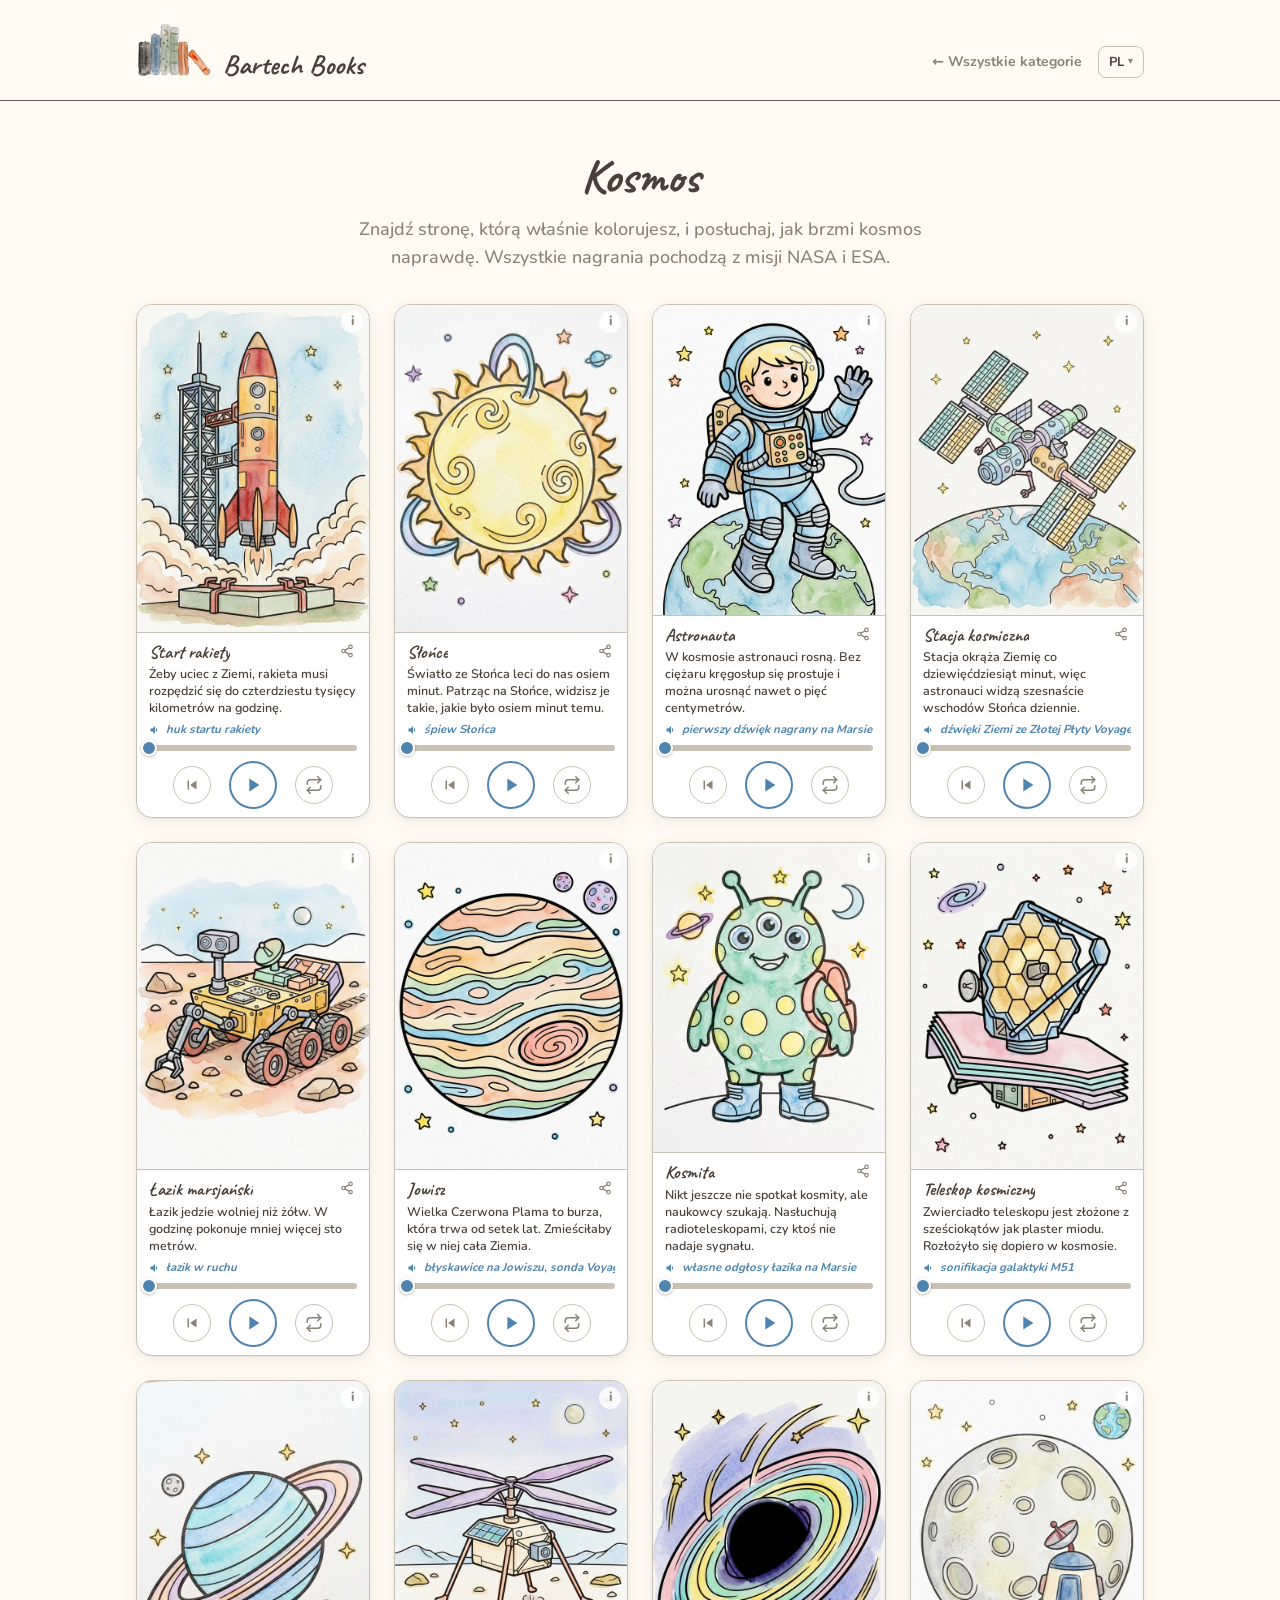
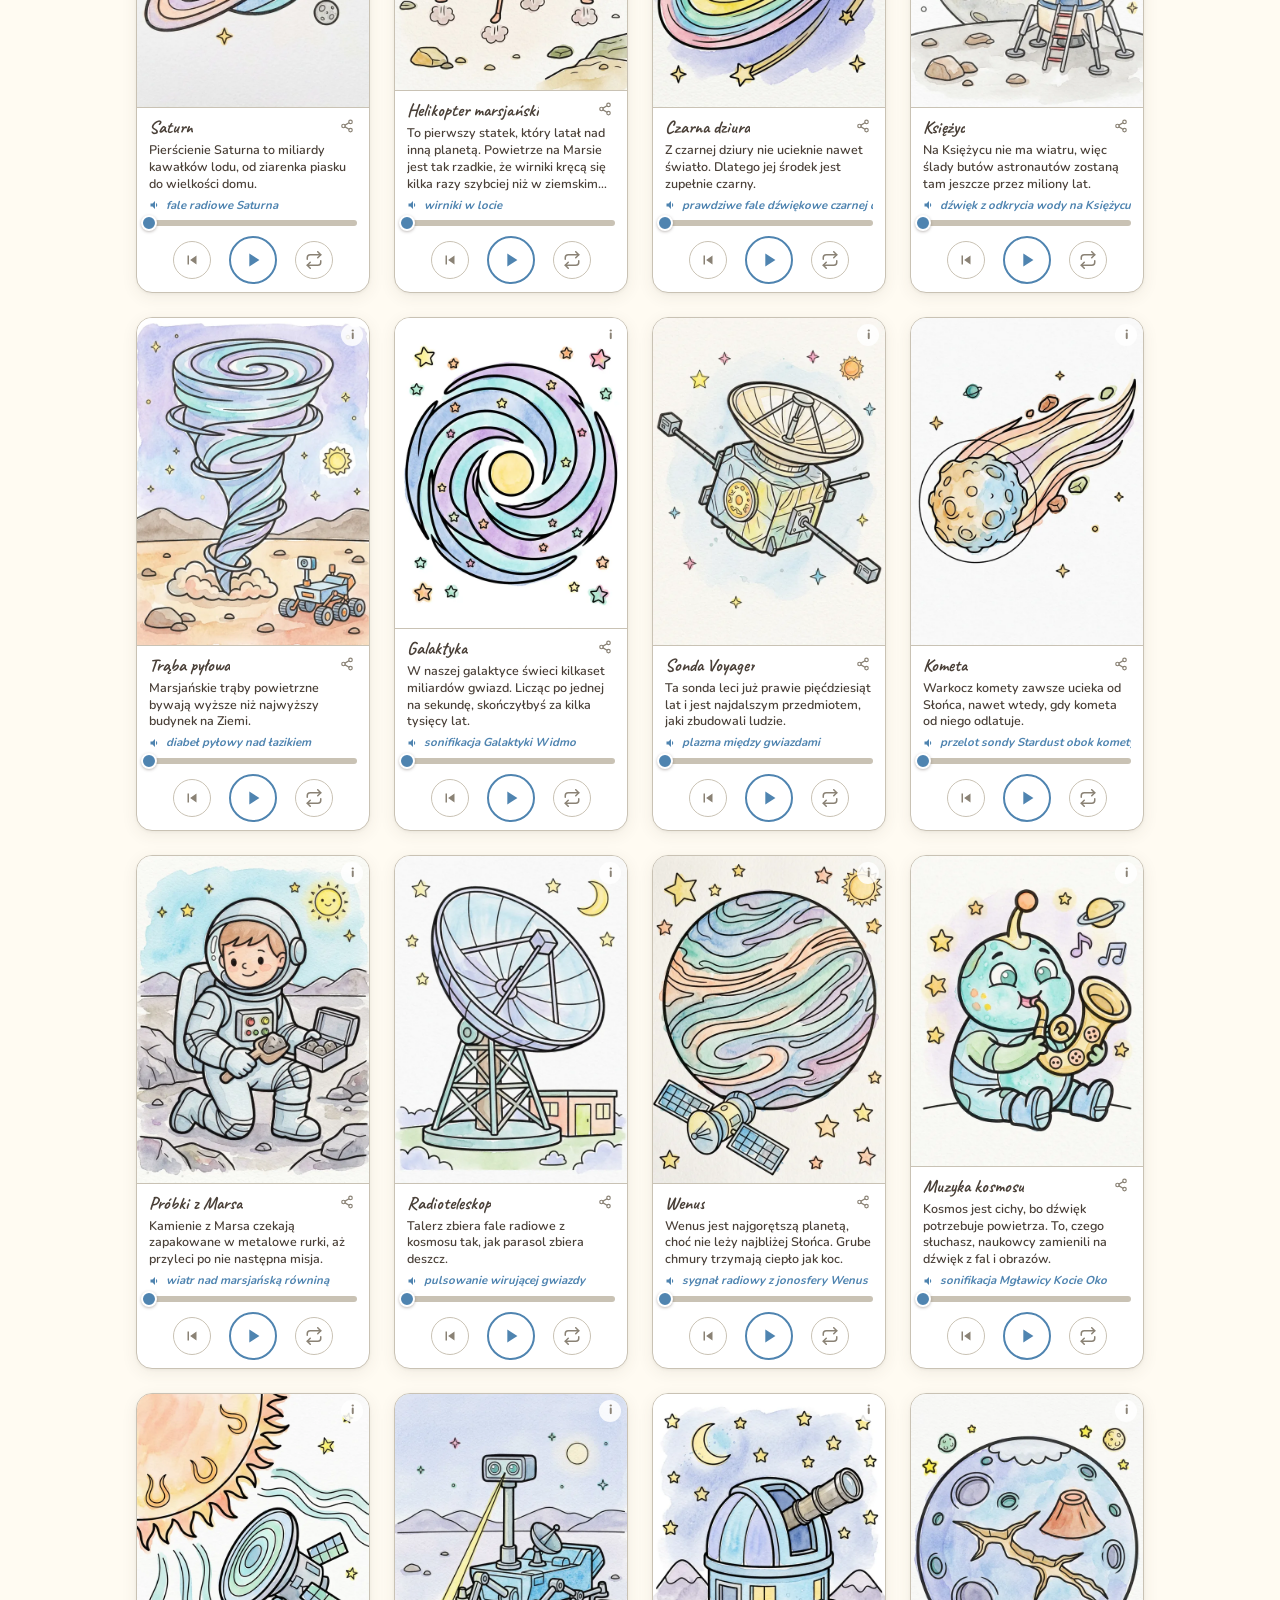
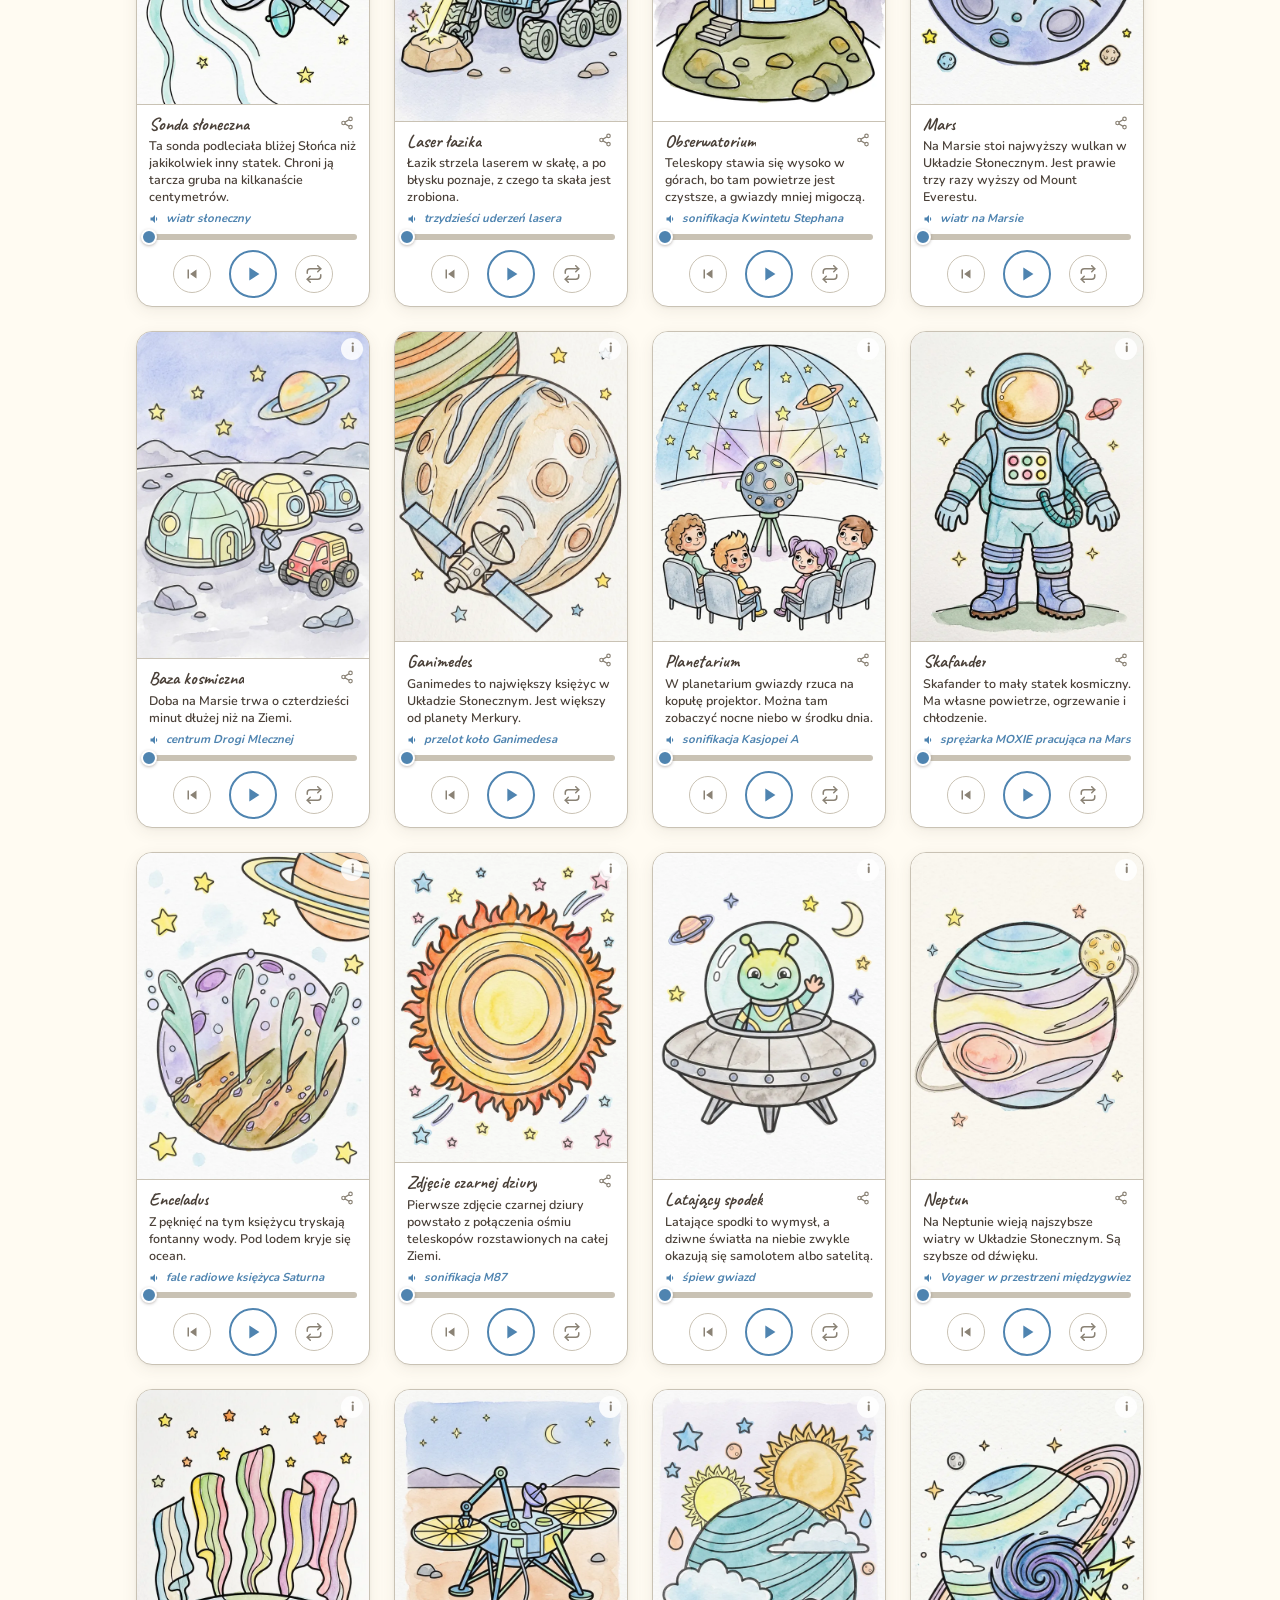
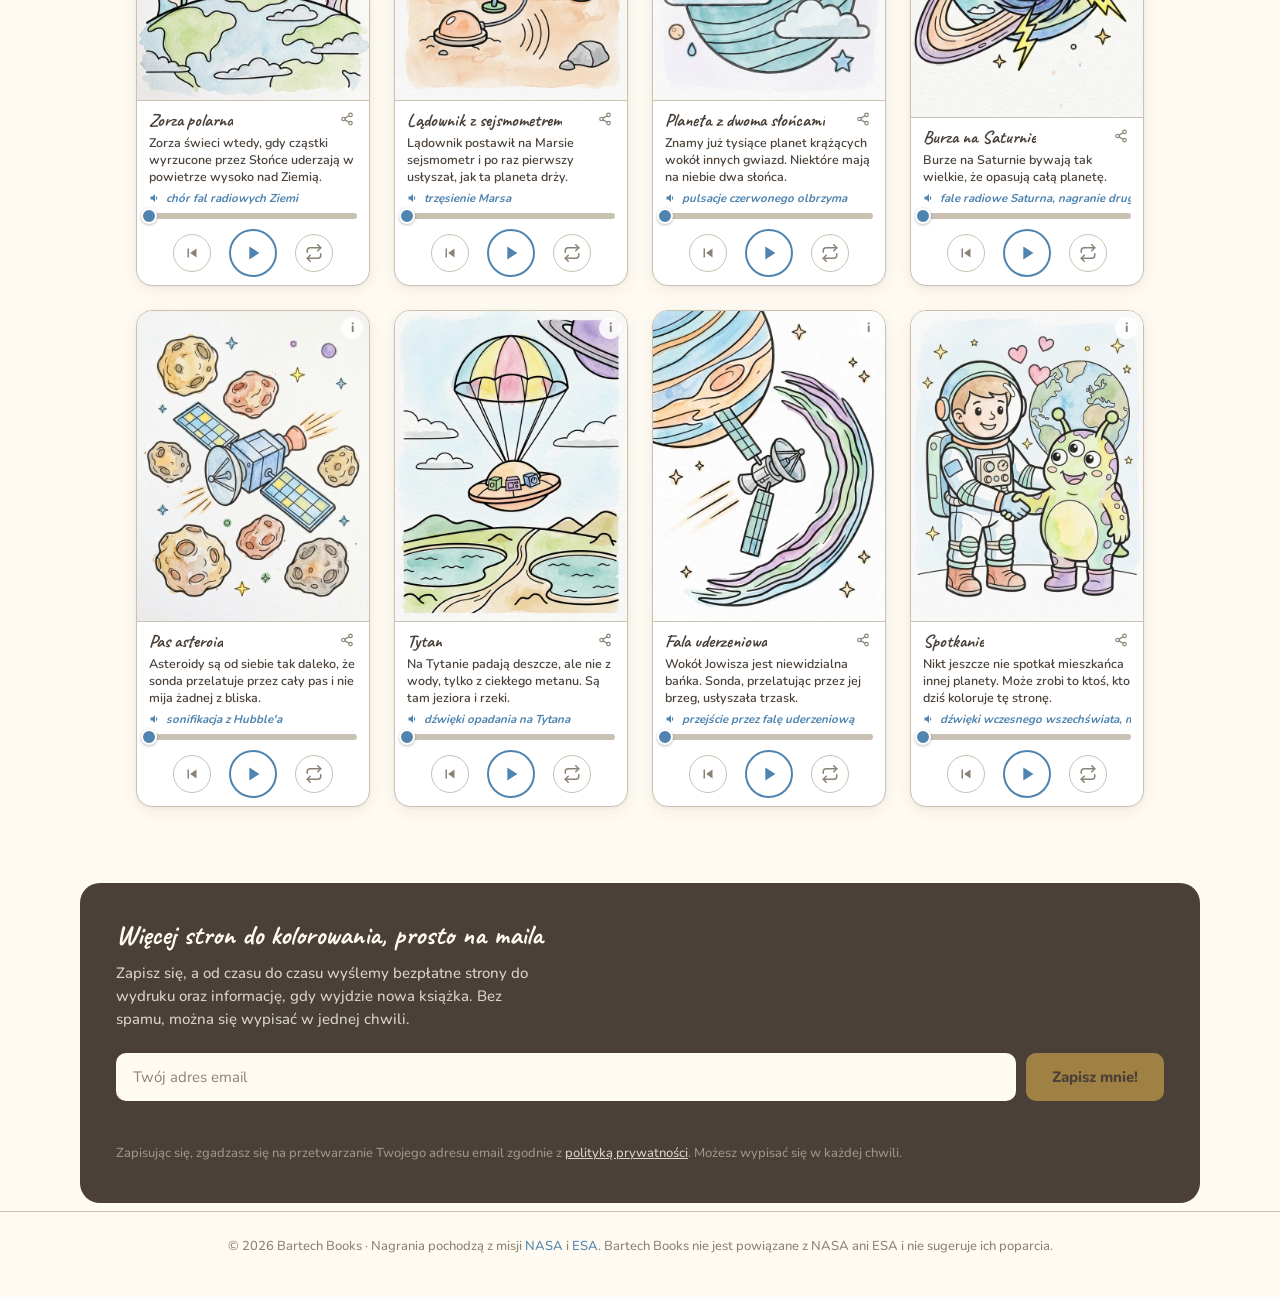
<file: kosmos/index.html>
<!doctype html>
<html lang="pl">
<head>
<meta charset="utf-8">
<meta name="viewport" content="width=device-width, initial-scale=1">
<title>Kosmos — Bartech Books</title>
<meta name="description" content="Posłuchaj prawdziwych dźwięków kosmosu ze stron Twojej kolorowanki. Nagrania NASA i ESA.">
<link rel="stylesheet" href="../assets/css/style.css">
<link rel="stylesheet" href="../assets/css/kosmos.css">
<link rel="icon" type="image/png" href="../assets/images/favicon-32.png">
</head>
<body>

<header class="site-header">
  <div class="container header-row">
    <a href="../index.html" class="brand">
      <img src="../assets/images/bartech-icon-header.png" alt="Bartech Books" class="brand-mark">
      <span class="brand-text">Bartech Books</span>
    </a>
    <div class="header-row-with-lang">
      <a href="../index.html" class="back-to-main">← Wszystkie kategorie</a>
      <details class="lang-switcher"><summary>PL</summary><div class="lang-switcher-menu"><a href="../space/index.html">English</a></div></details>
    </div>
  </div>
</header>

<main>

  <section class="page-hero container">
    <h1>Kosmos</h1>
    <p>Znajdź stronę, którą właśnie kolorujesz, i posłuchaj, jak brzmi kosmos naprawdę. Wszystkie nagrania pochodzą z misji NASA i ESA.</p>
  </section>

  <section class="container">
    <div class="bird-grid" id="space-grid"></div>
  </section>

</main>

<div class="container footer-extras">
  <div id="newsletter-signup"></div>
</div>

<footer class="site-footer">
  © 2026 Bartech Books · Nagrania pochodzą z misji <a href="https://www.nasa.gov" target="_blank" rel="noopener">NASA</a> i <a href="https://www.esa.int" target="_blank" rel="noopener">ESA</a>. Bartech Books nie jest powiązane z NASA ani ESA i nie sugeruje ich poparcia.
</footer>

<script src="https://challenges.cloudflare.com/turnstile/v0/api.js?render=explicit" async defer></script>
<script src="../assets/js/lang-switcher.js"></script>
<script src="../assets/js/space-data.js"></script>
<script src="../assets/js/player-space.js"></script>
<script src="../assets/js/newsletter.js"></script>
</body>
</html>
</file>
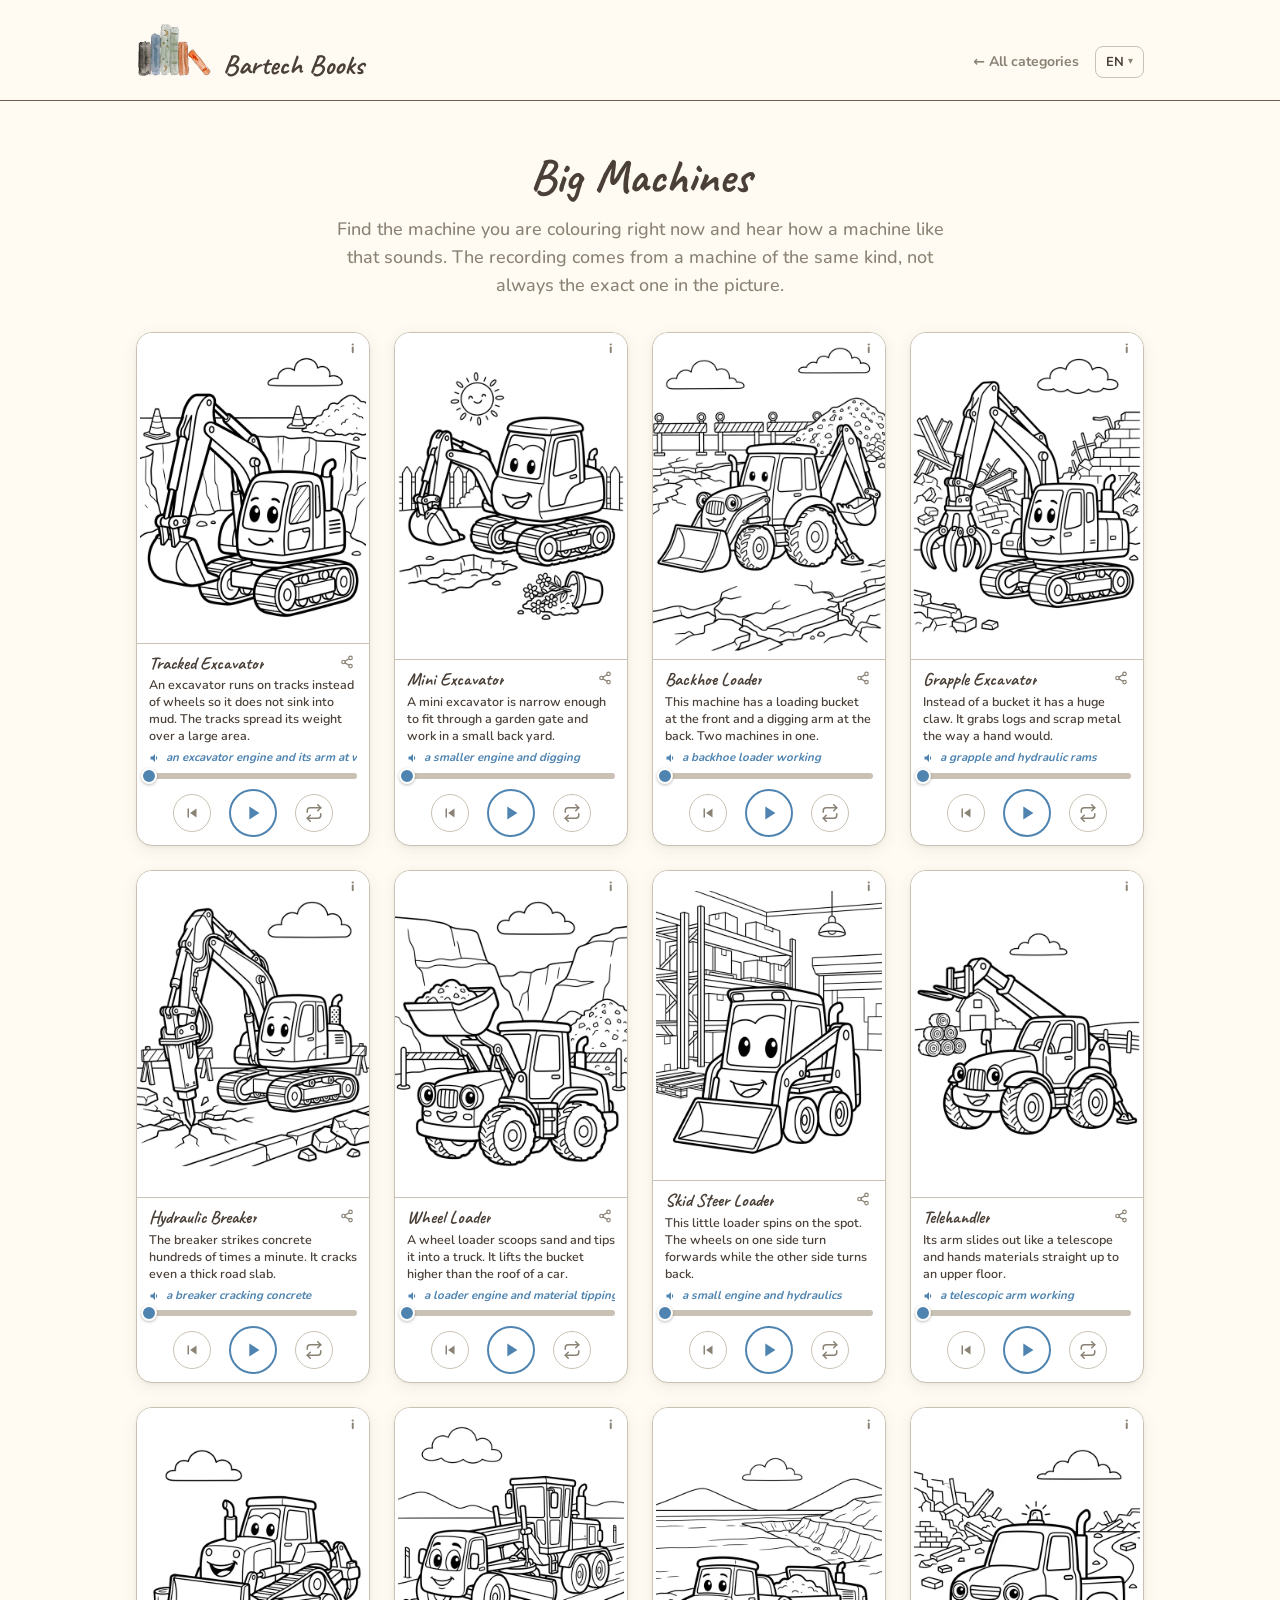
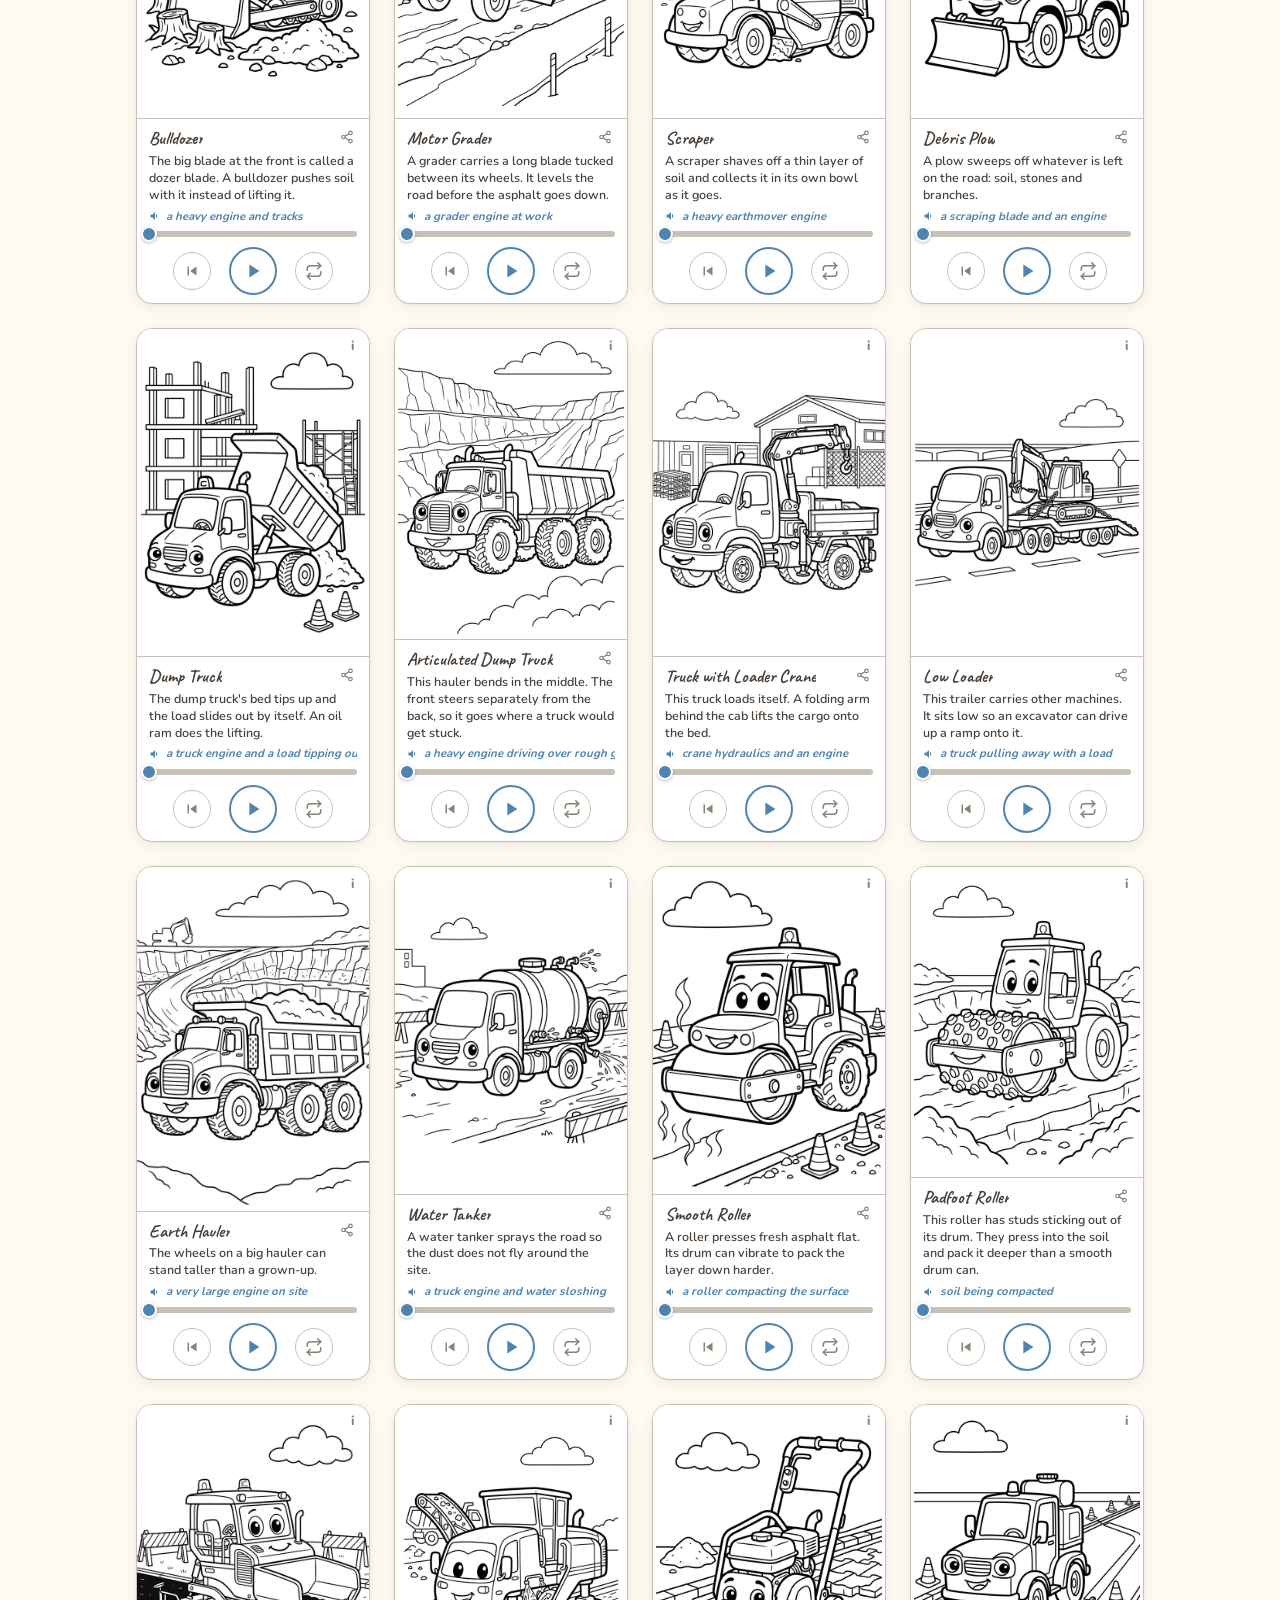
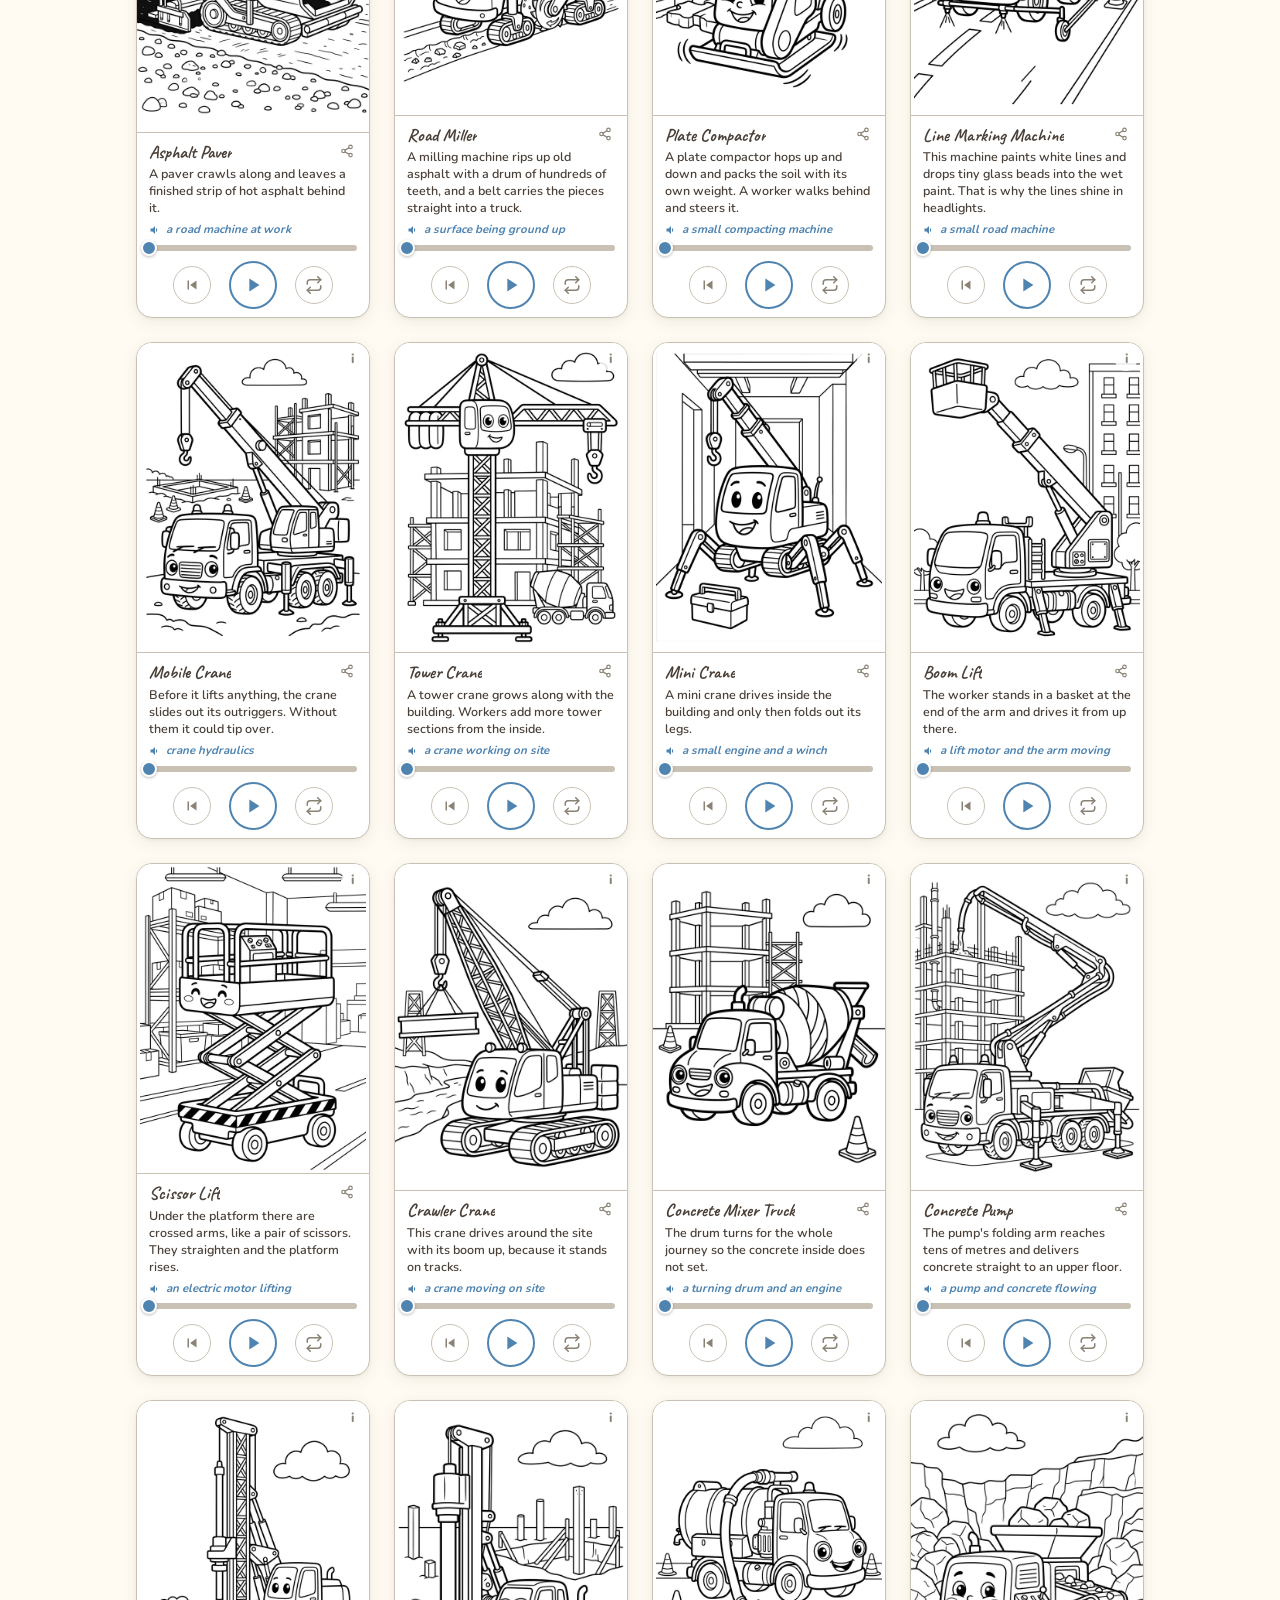
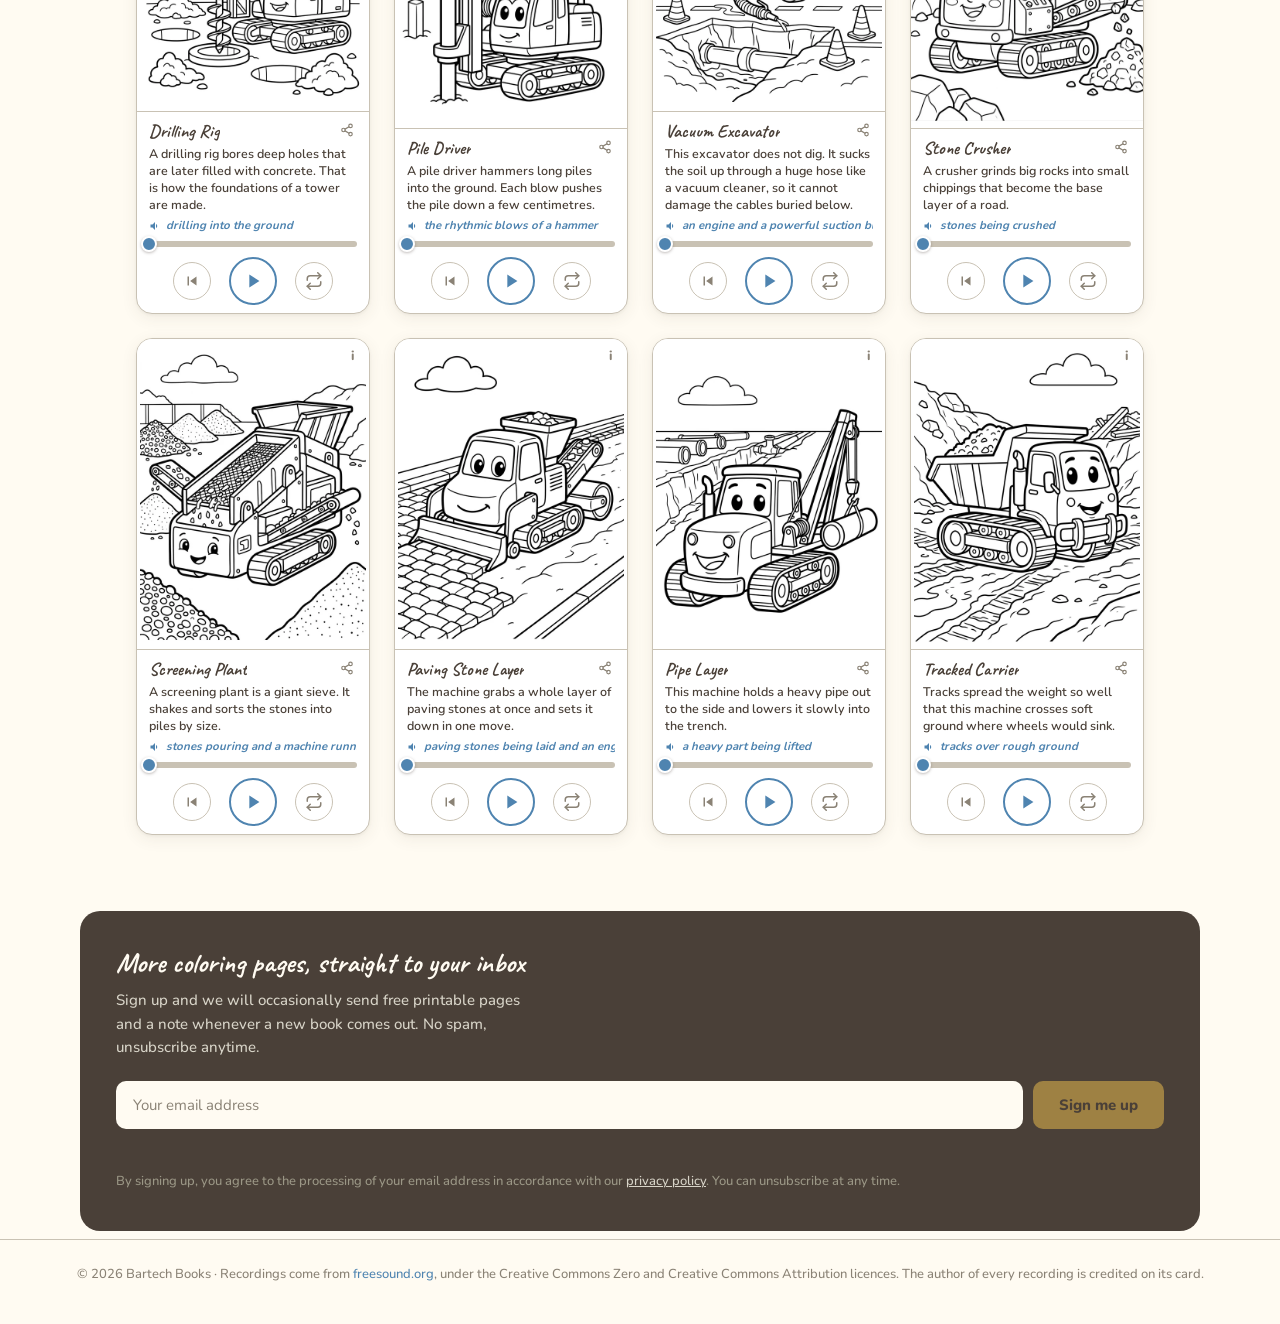
<file: machines/index.html>
<!doctype html>
<html lang="en">
<head>
<meta charset="utf-8">
<meta name="viewport" content="width=device-width, initial-scale=1">
<title>Big Machines — Bartech Books</title>
<meta name="description" content="Listen to how the machines from your colouring book really sound.">
<link rel="stylesheet" href="../assets/css/style.css">
<link rel="stylesheet" href="../assets/css/kosmos.css">
<link rel="icon" type="image/png" href="../assets/images/favicon-32.png">
</head>
<body>

<header class="site-header">
  <div class="container header-row">
    <a href="../index.html" class="brand">
      <img src="../assets/images/bartech-icon-header.png" alt="Bartech Books" class="brand-mark">
      <span class="brand-text">Bartech Books</span>
    </a>
    <div class="header-row-with-lang">
      <a href="../index.html" class="back-to-main">← All categories</a>
      <details class="lang-switcher"><summary>EN</summary><div class="lang-switcher-menu"><a href="../maszyny/index.html">Polski</a></div></details>
    </div>
  </div>
</header>

<main>

  <section class="page-hero container">
    <h1>Big Machines</h1>
    <p>Find the machine you are colouring right now and hear how a machine like that sounds. The recording comes from a machine of the same kind, not always the exact one in the picture.</p>
  </section>

  <section class="container">
    <div class="bird-grid" id="machine-grid"></div>
  </section>

</main>

<div class="container footer-extras">
  <div id="newsletter-signup"></div>
</div>

<footer class="site-footer">
  © 2026 Bartech Books · Recordings come from <a href="https://freesound.org" target="_blank" rel="noopener">freesound.org</a>, under the Creative Commons Zero and Creative Commons Attribution licences. The author of every recording is credited on its card.
</footer>

<script src="https://challenges.cloudflare.com/turnstile/v0/api.js?render=explicit" async defer></script>
<script src="../assets/js/lang-switcher.js"></script>
<script src="../assets/js/machines-data-en.js"></script>
<script src="../assets/js/player-space.js"></script>
<script src="../assets/js/newsletter.js"></script>
</body>
</html>
</file>
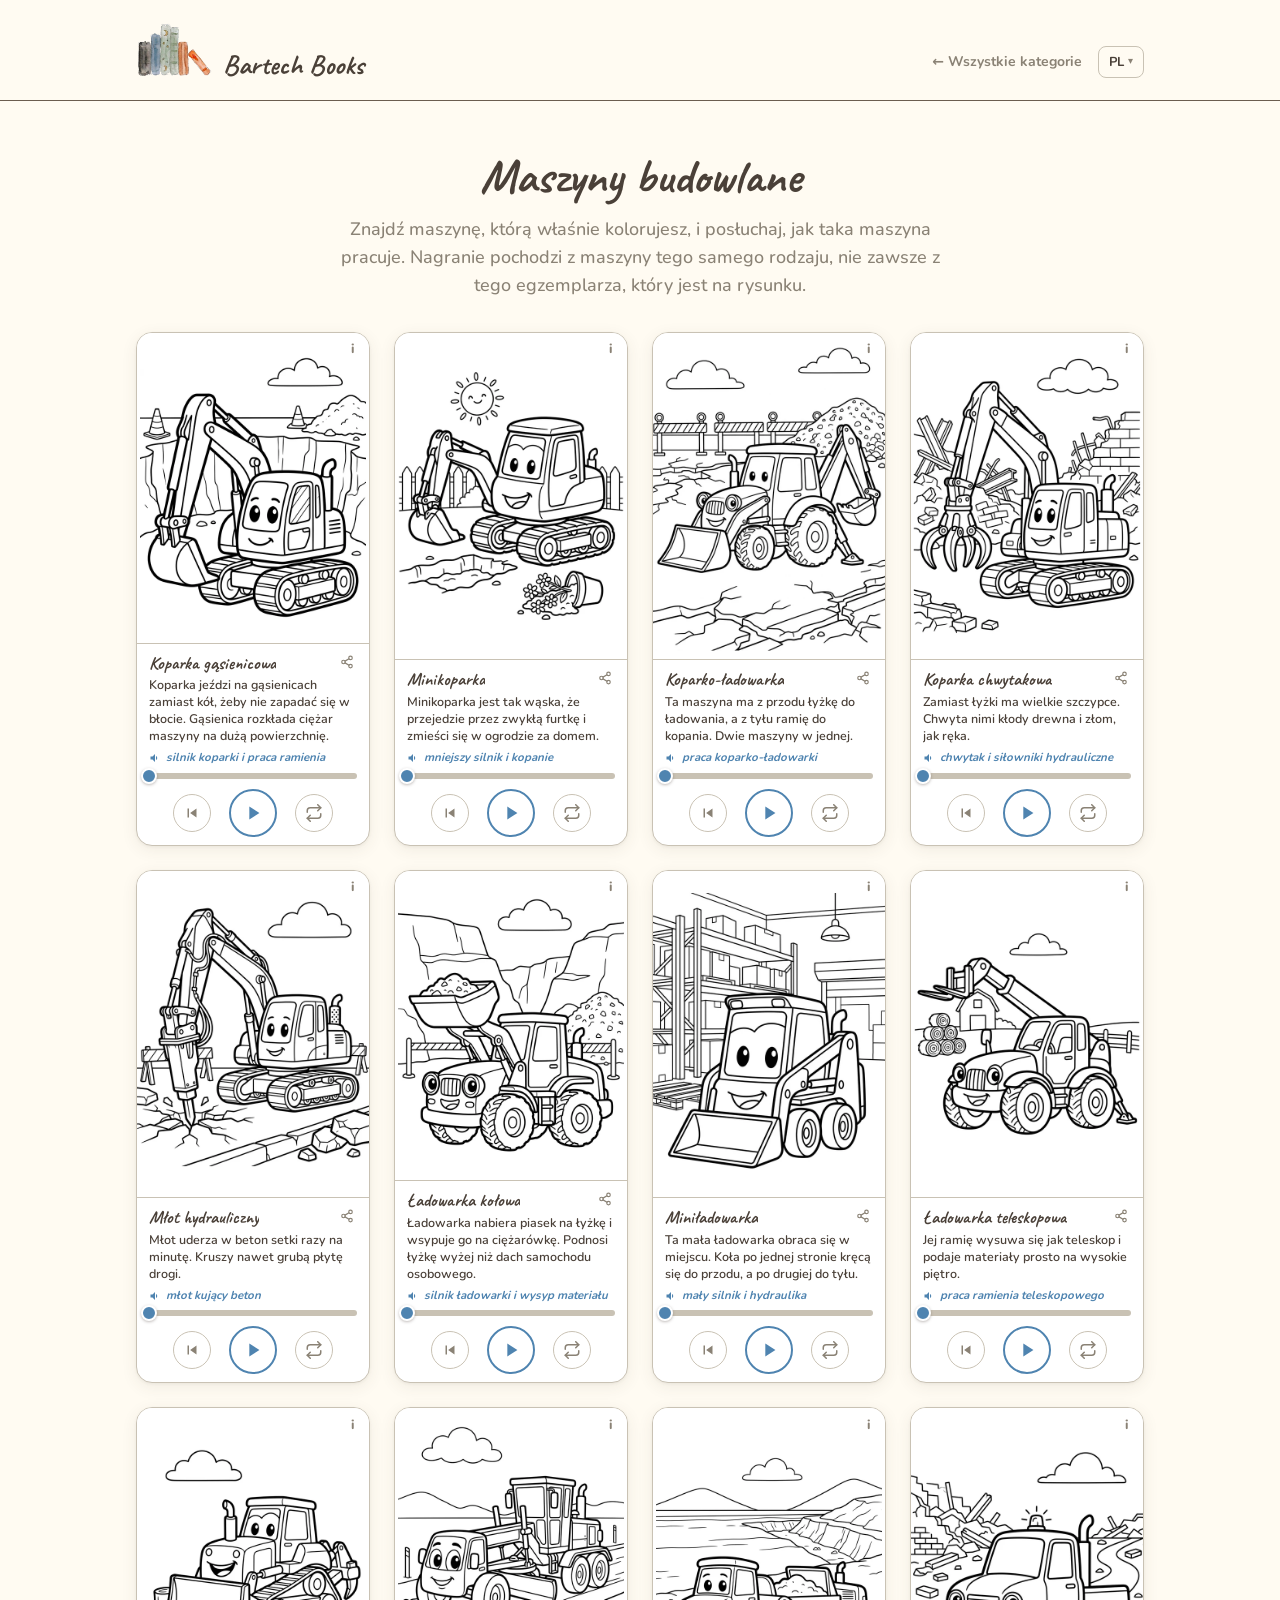
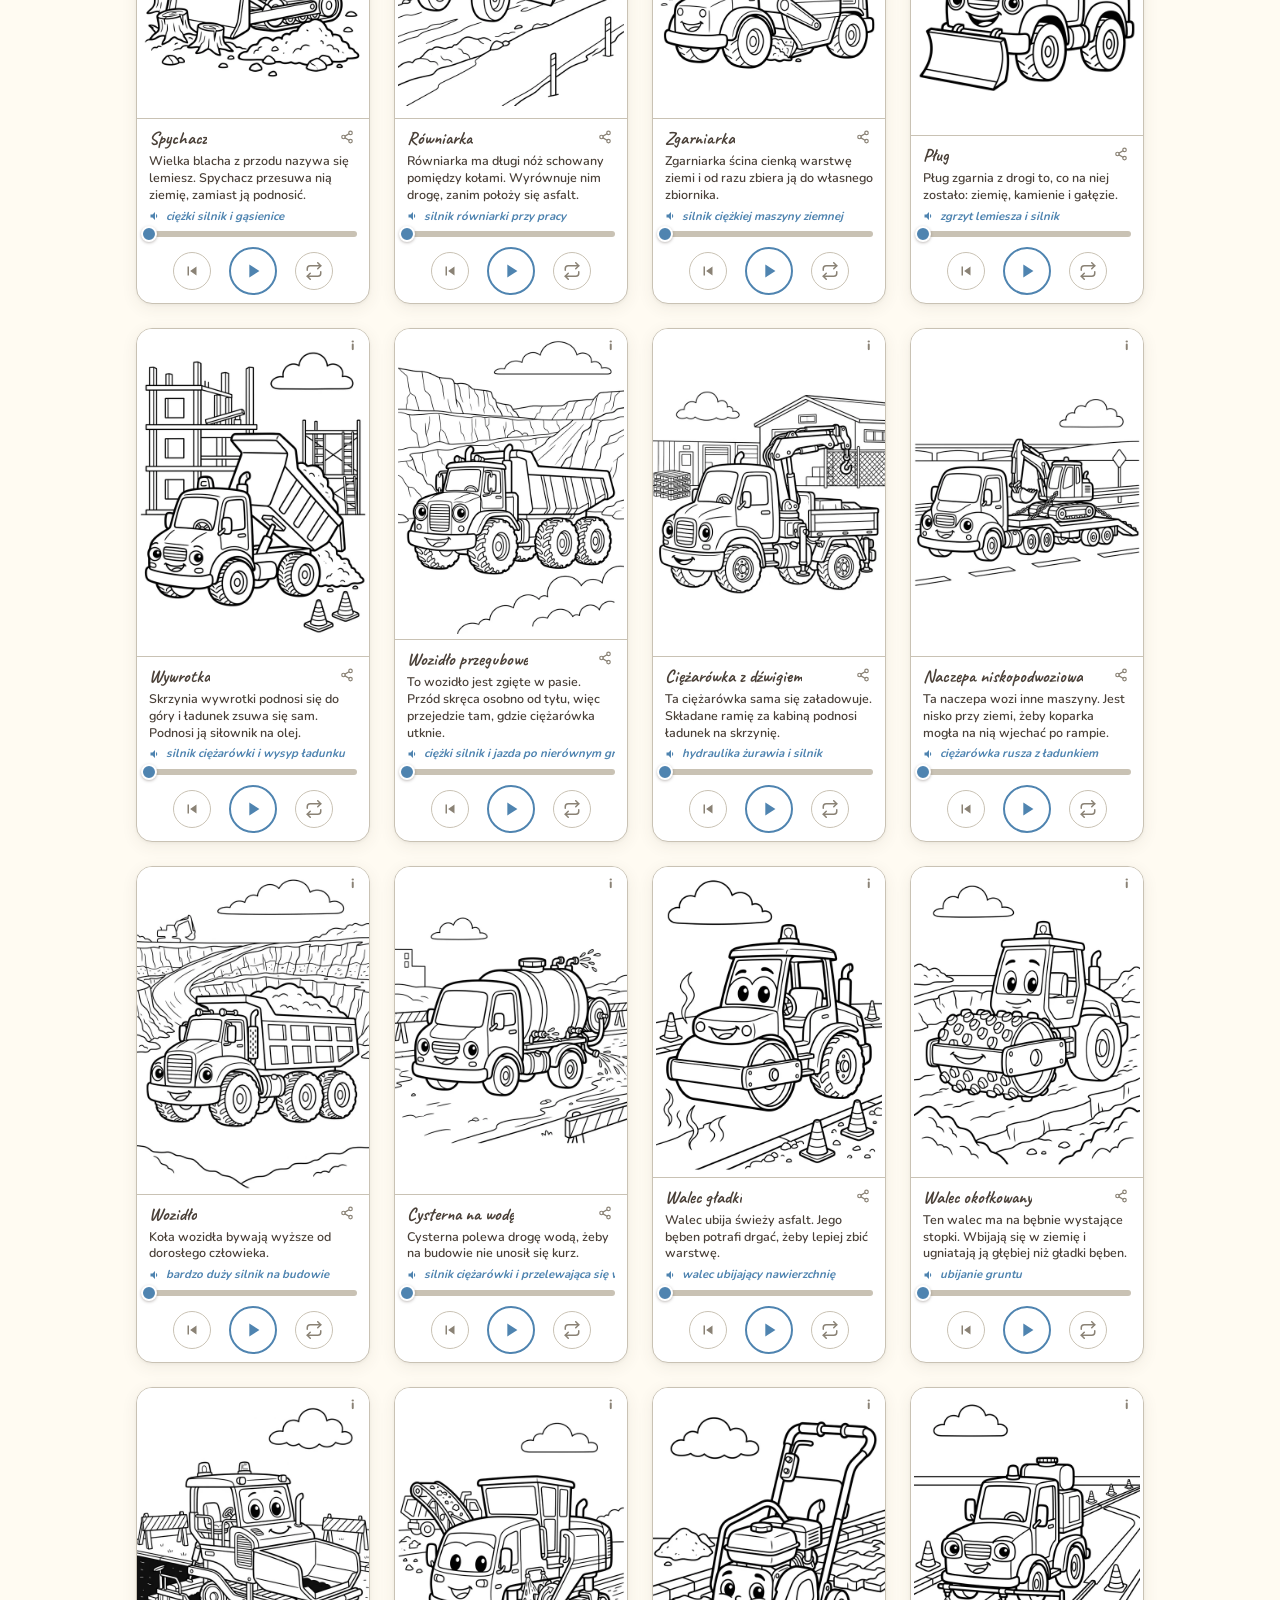
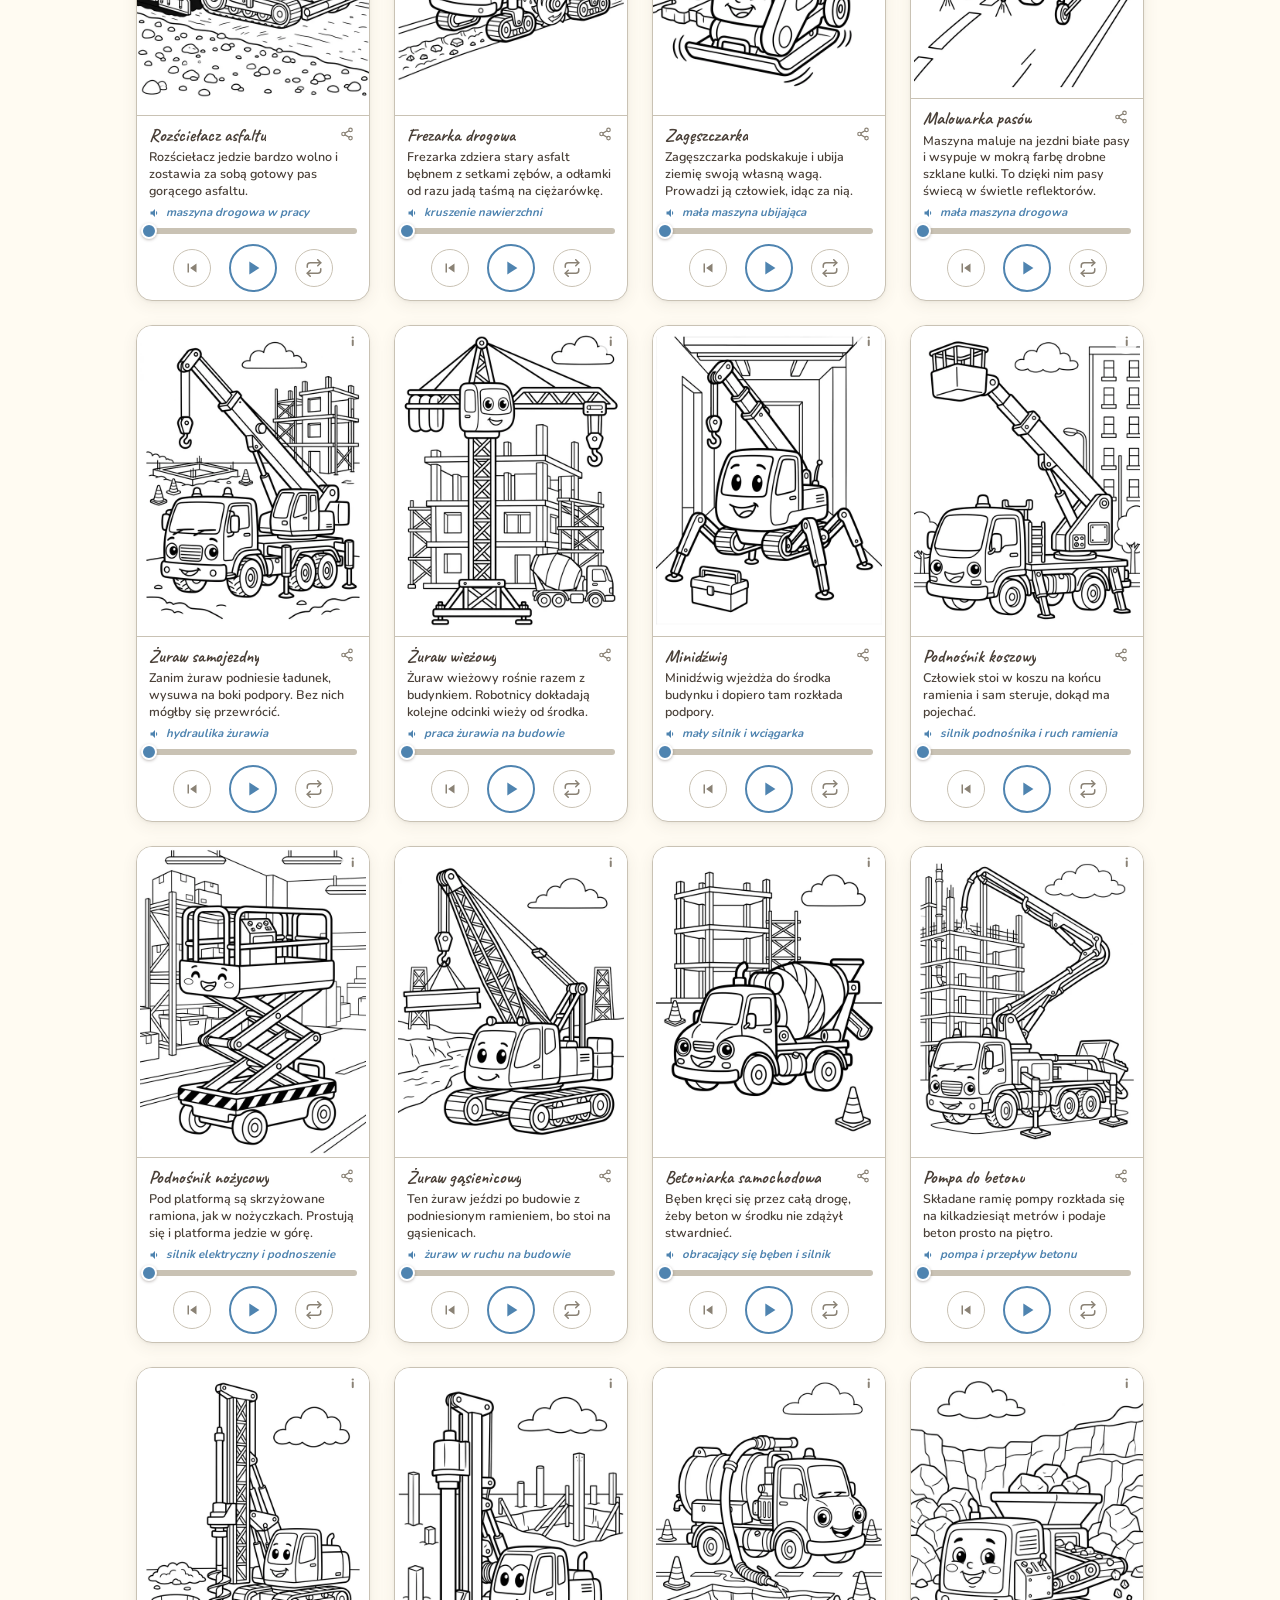
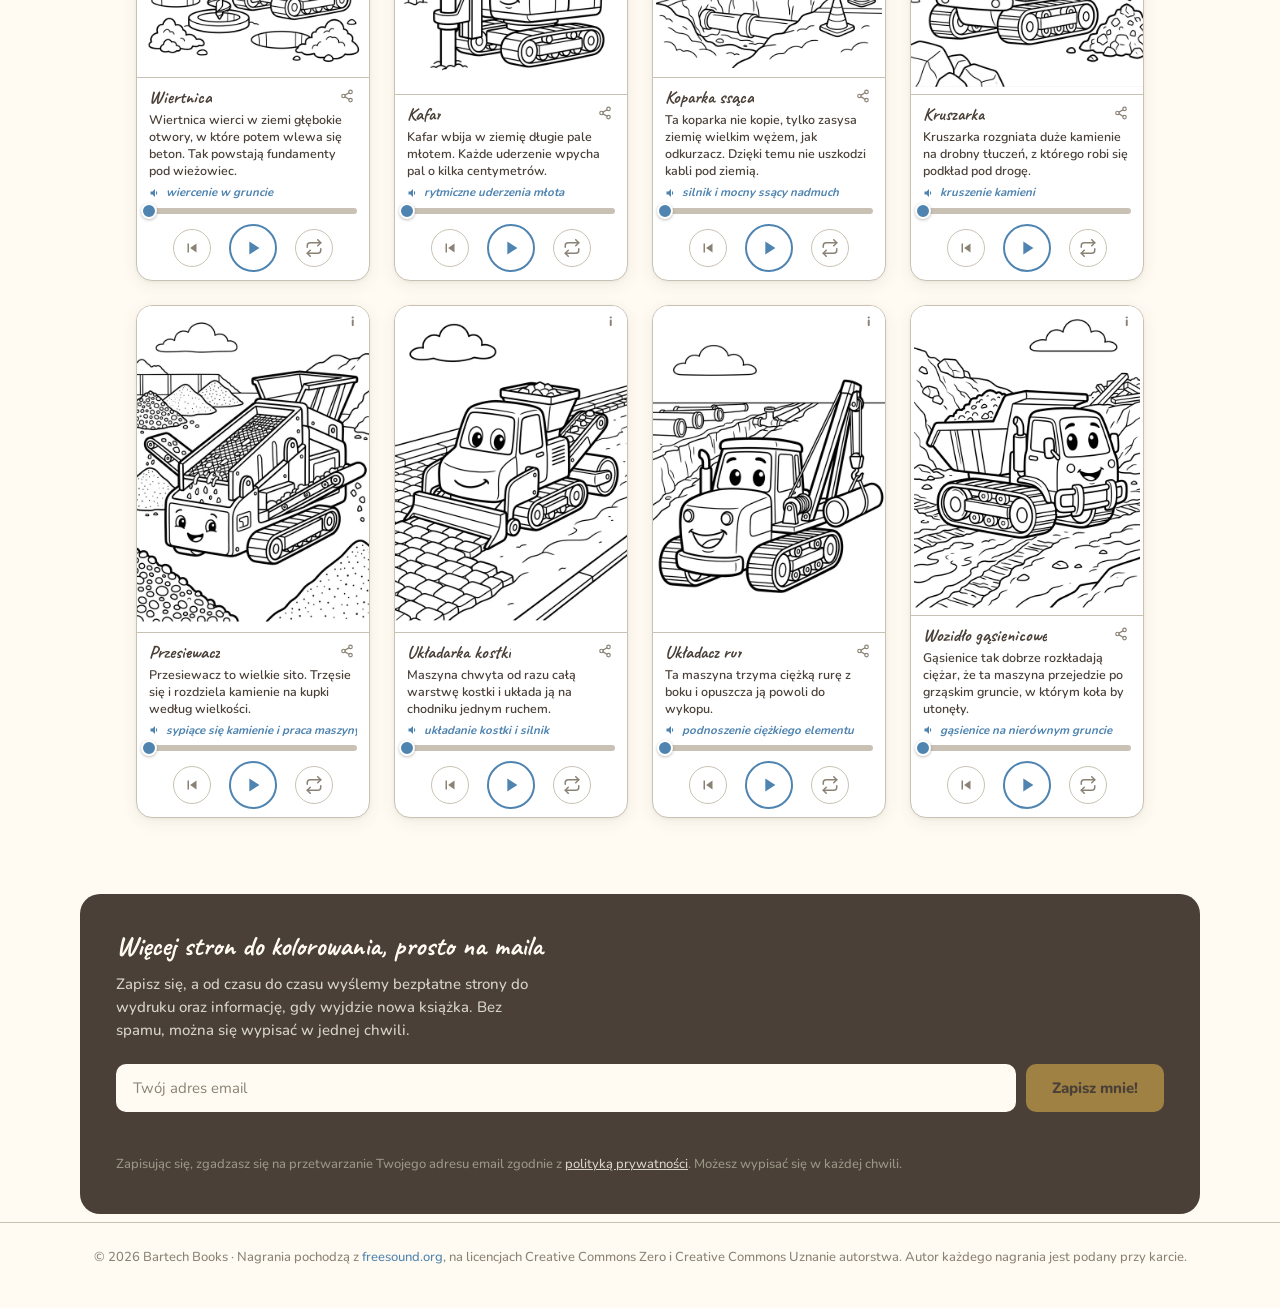
<file: maszyny/index.html>
<!doctype html>
<html lang="pl">
<head>
<meta charset="utf-8">
<meta name="viewport" content="width=device-width, initial-scale=1">
<title>Maszyny budowlane — Bartech Books</title>
<meta name="description" content="Posłuchaj, jak pracują maszyny budowlane ze stron Twojej kolorowanki.">
<link rel="stylesheet" href="../assets/css/style.css">
<link rel="stylesheet" href="../assets/css/kosmos.css">
<link rel="icon" type="image/png" href="../assets/images/favicon-32.png">
</head>
<body>

<header class="site-header">
  <div class="container header-row">
    <a href="../index.html" class="brand">
      <img src="../assets/images/bartech-icon-header.png" alt="Bartech Books" class="brand-mark">
      <span class="brand-text">Bartech Books</span>
    </a>
    <div class="header-row-with-lang">
      <a href="../index.html" class="back-to-main">← Wszystkie kategorie</a>
      <details class="lang-switcher"><summary>PL</summary><div class="lang-switcher-menu"><a href="../machines/index.html">English</a></div></details>
    </div>
  </div>
</header>

<main>

  <section class="page-hero container">
    <h1>Maszyny budowlane</h1>
    <p>Znajdź maszynę, którą właśnie kolorujesz, i posłuchaj, jak taka maszyna pracuje. Nagranie pochodzi z maszyny tego samego rodzaju, nie zawsze z tego egzemplarza, który jest na rysunku.</p>
  </section>

  <section class="container">
    <div class="bird-grid" id="machine-grid"></div>
  </section>

</main>

<div class="container footer-extras">
  <div id="newsletter-signup"></div>
</div>

<footer class="site-footer">
  © 2026 Bartech Books · Nagrania pochodzą z <a href="https://freesound.org" target="_blank" rel="noopener">freesound.org</a>, na licencjach Creative Commons Zero i Creative Commons Uznanie autorstwa. Autor każdego nagrania jest podany przy karcie.
</footer>

<script src="https://challenges.cloudflare.com/turnstile/v0/api.js?render=explicit" async defer></script>
<script src="../assets/js/lang-switcher.js"></script>
<script src="../assets/js/machines-data.js"></script>
<script src="../assets/js/player-space.js"></script>
<script src="../assets/js/newsletter.js"></script>
</body>
</html>
</file>
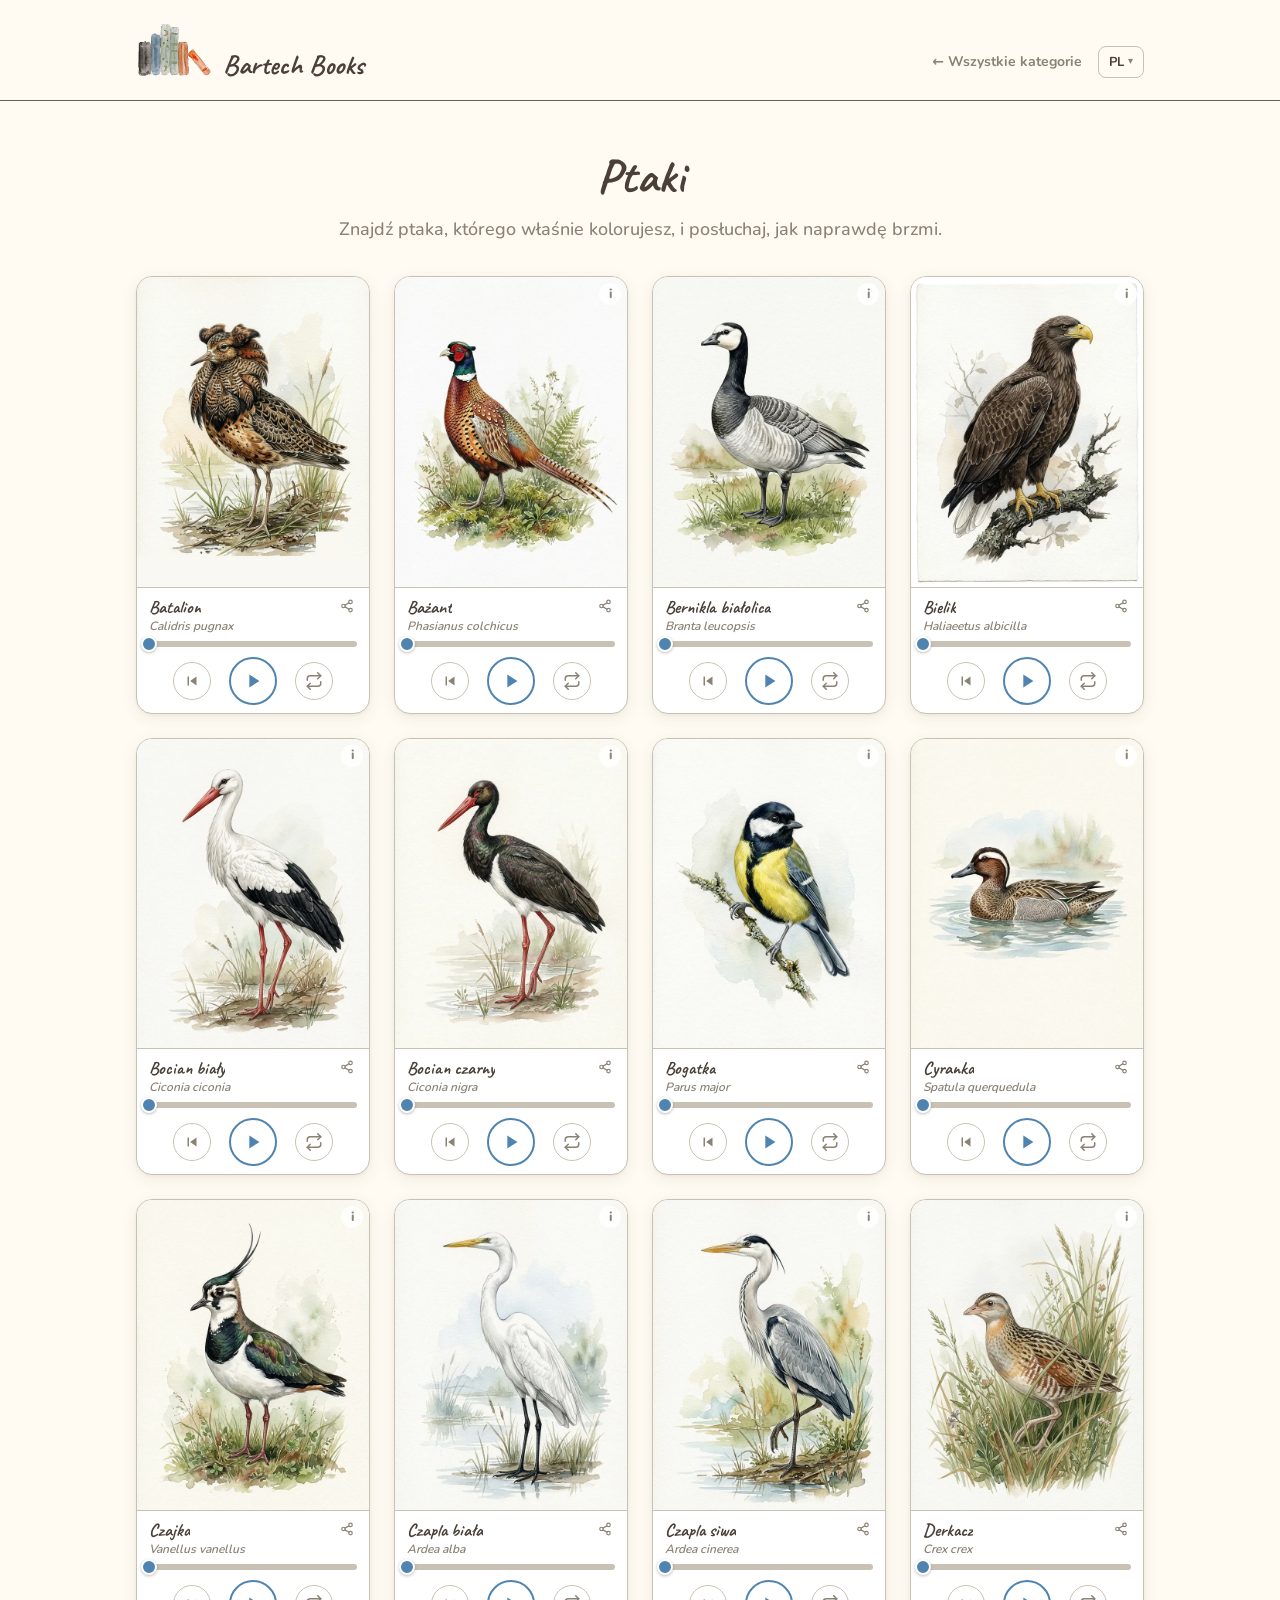
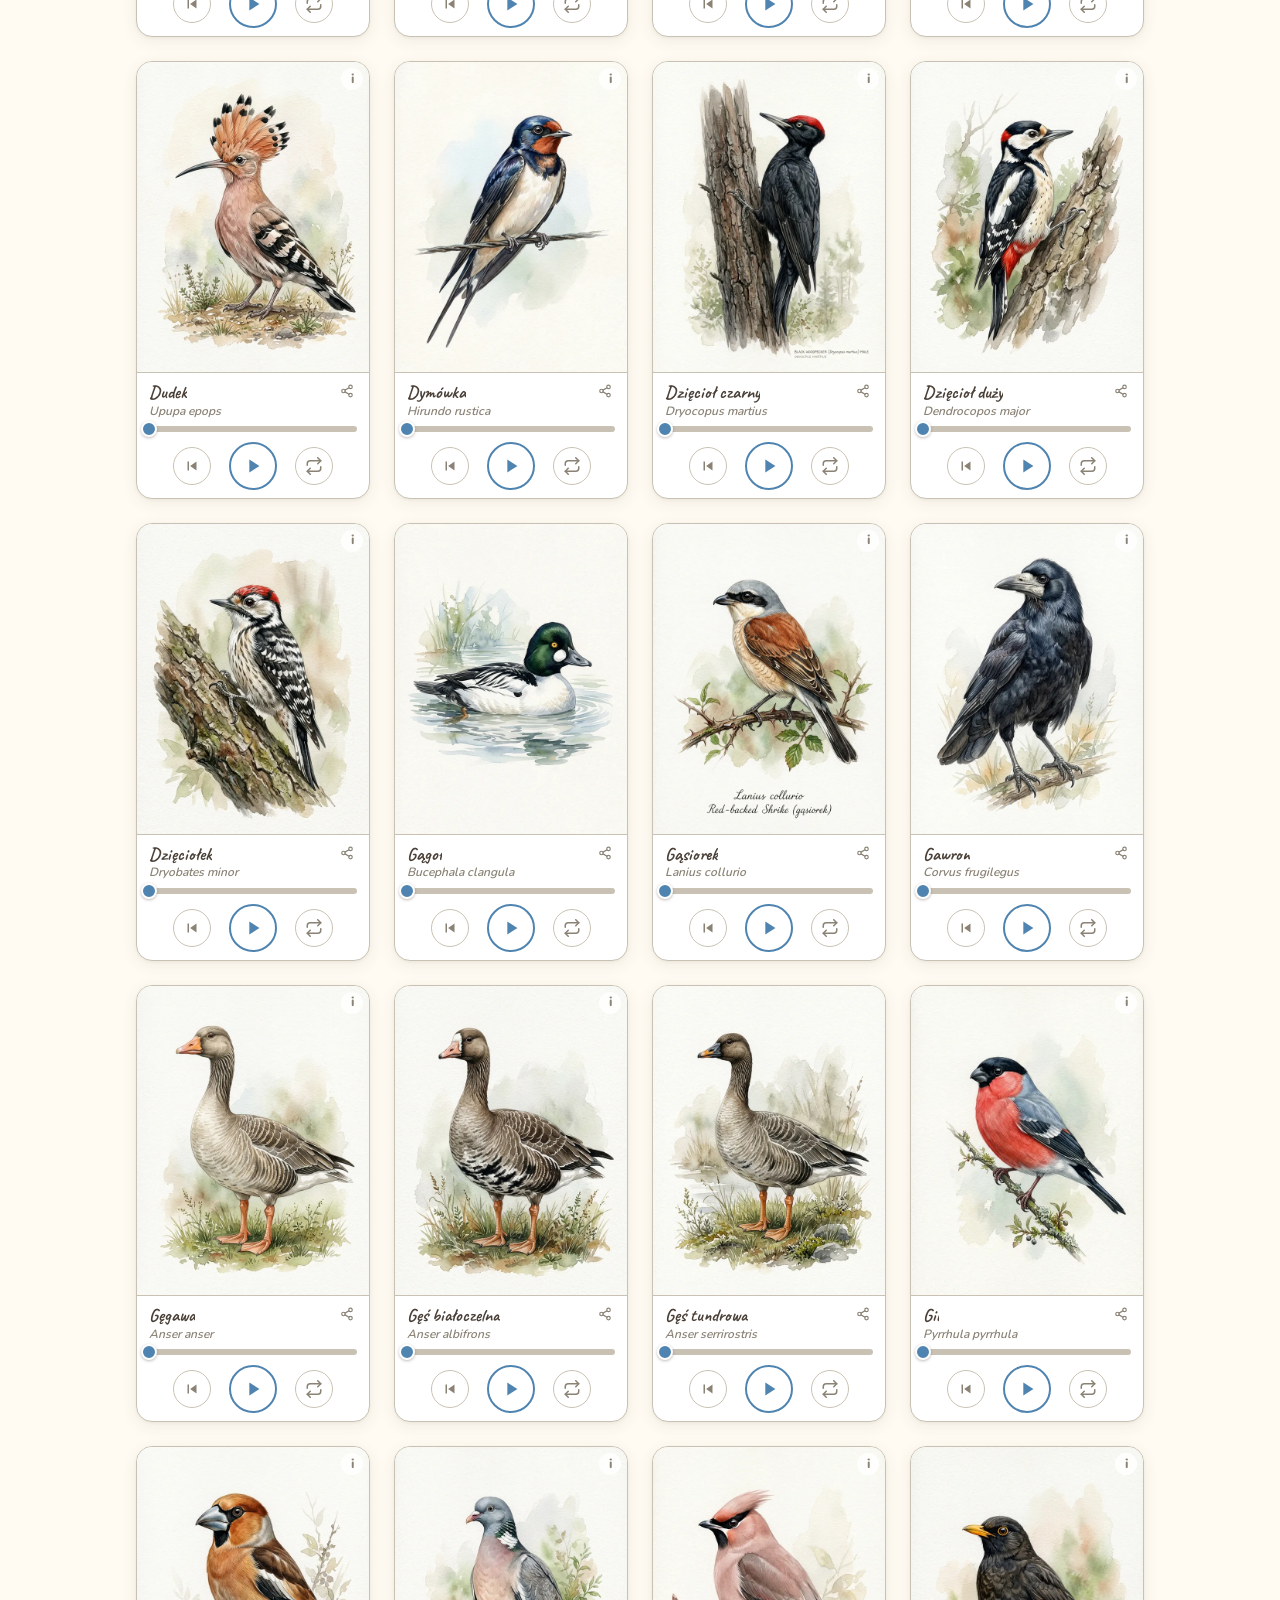
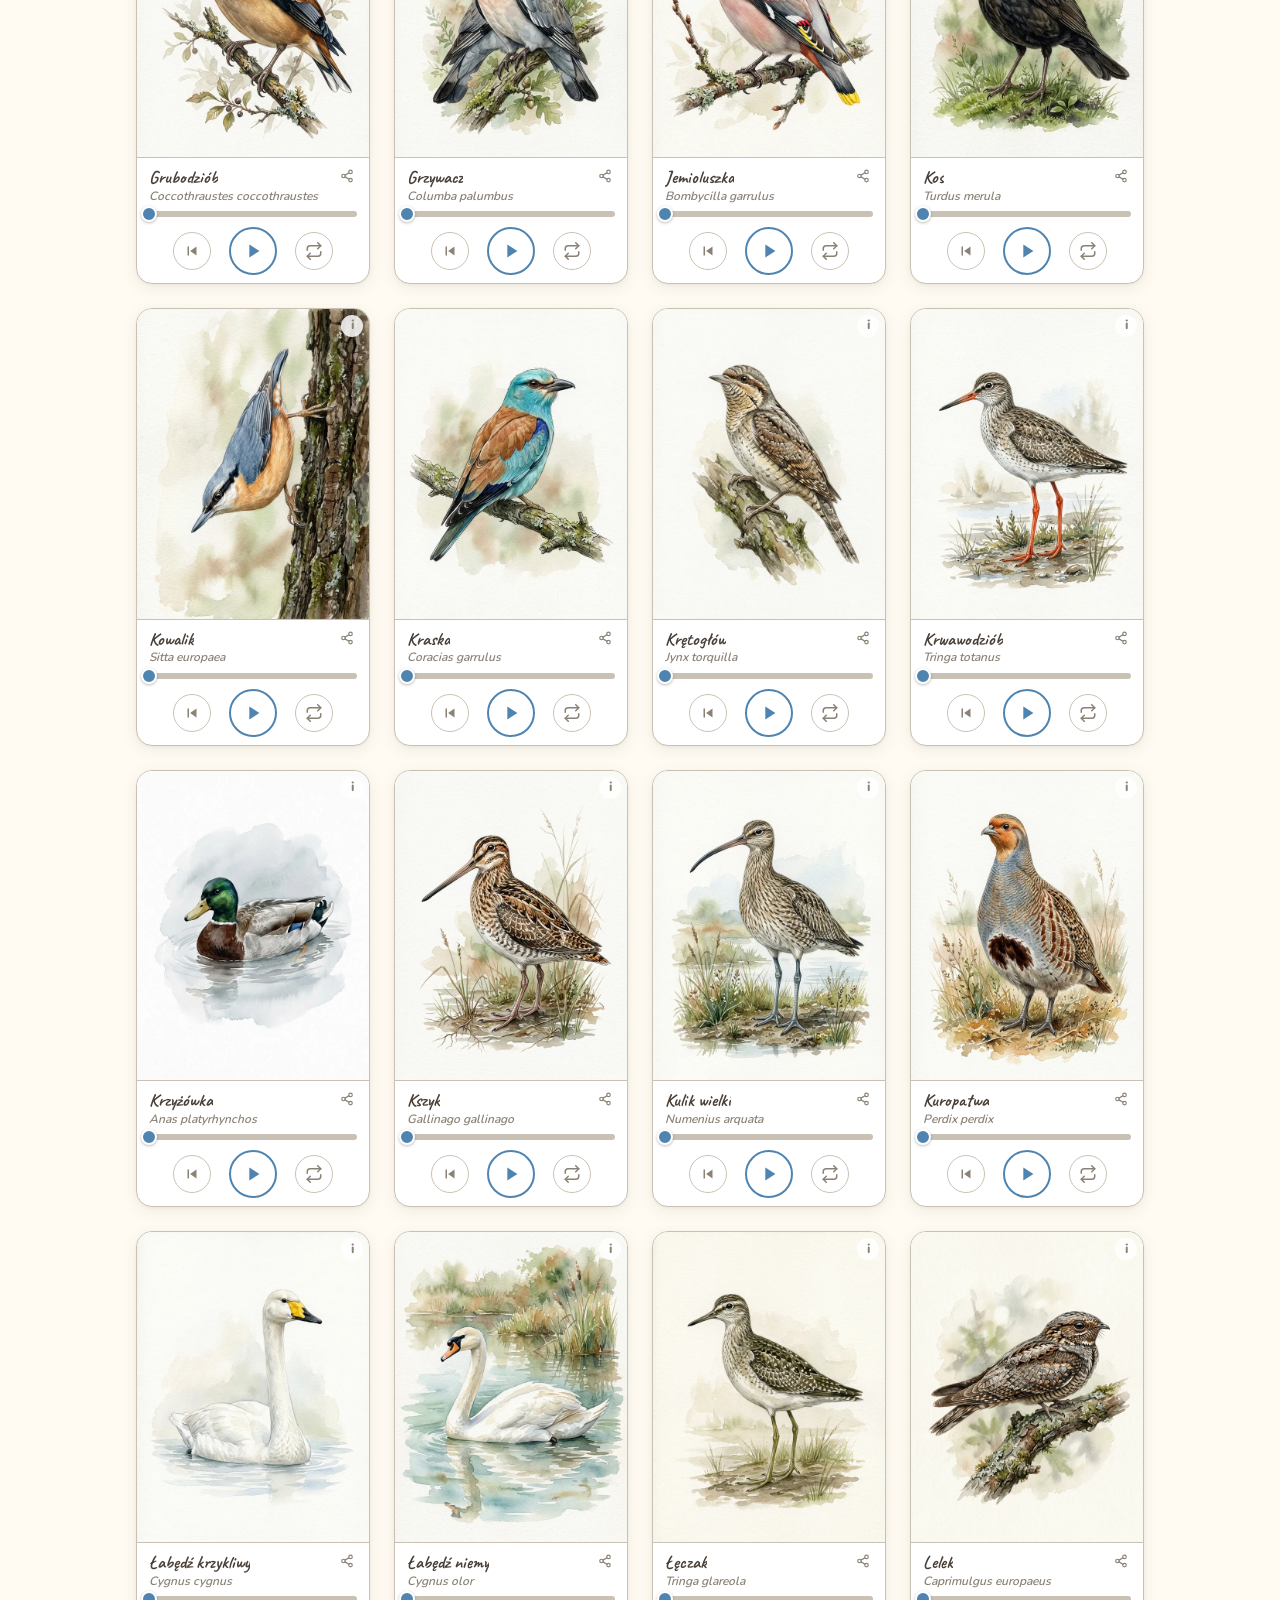
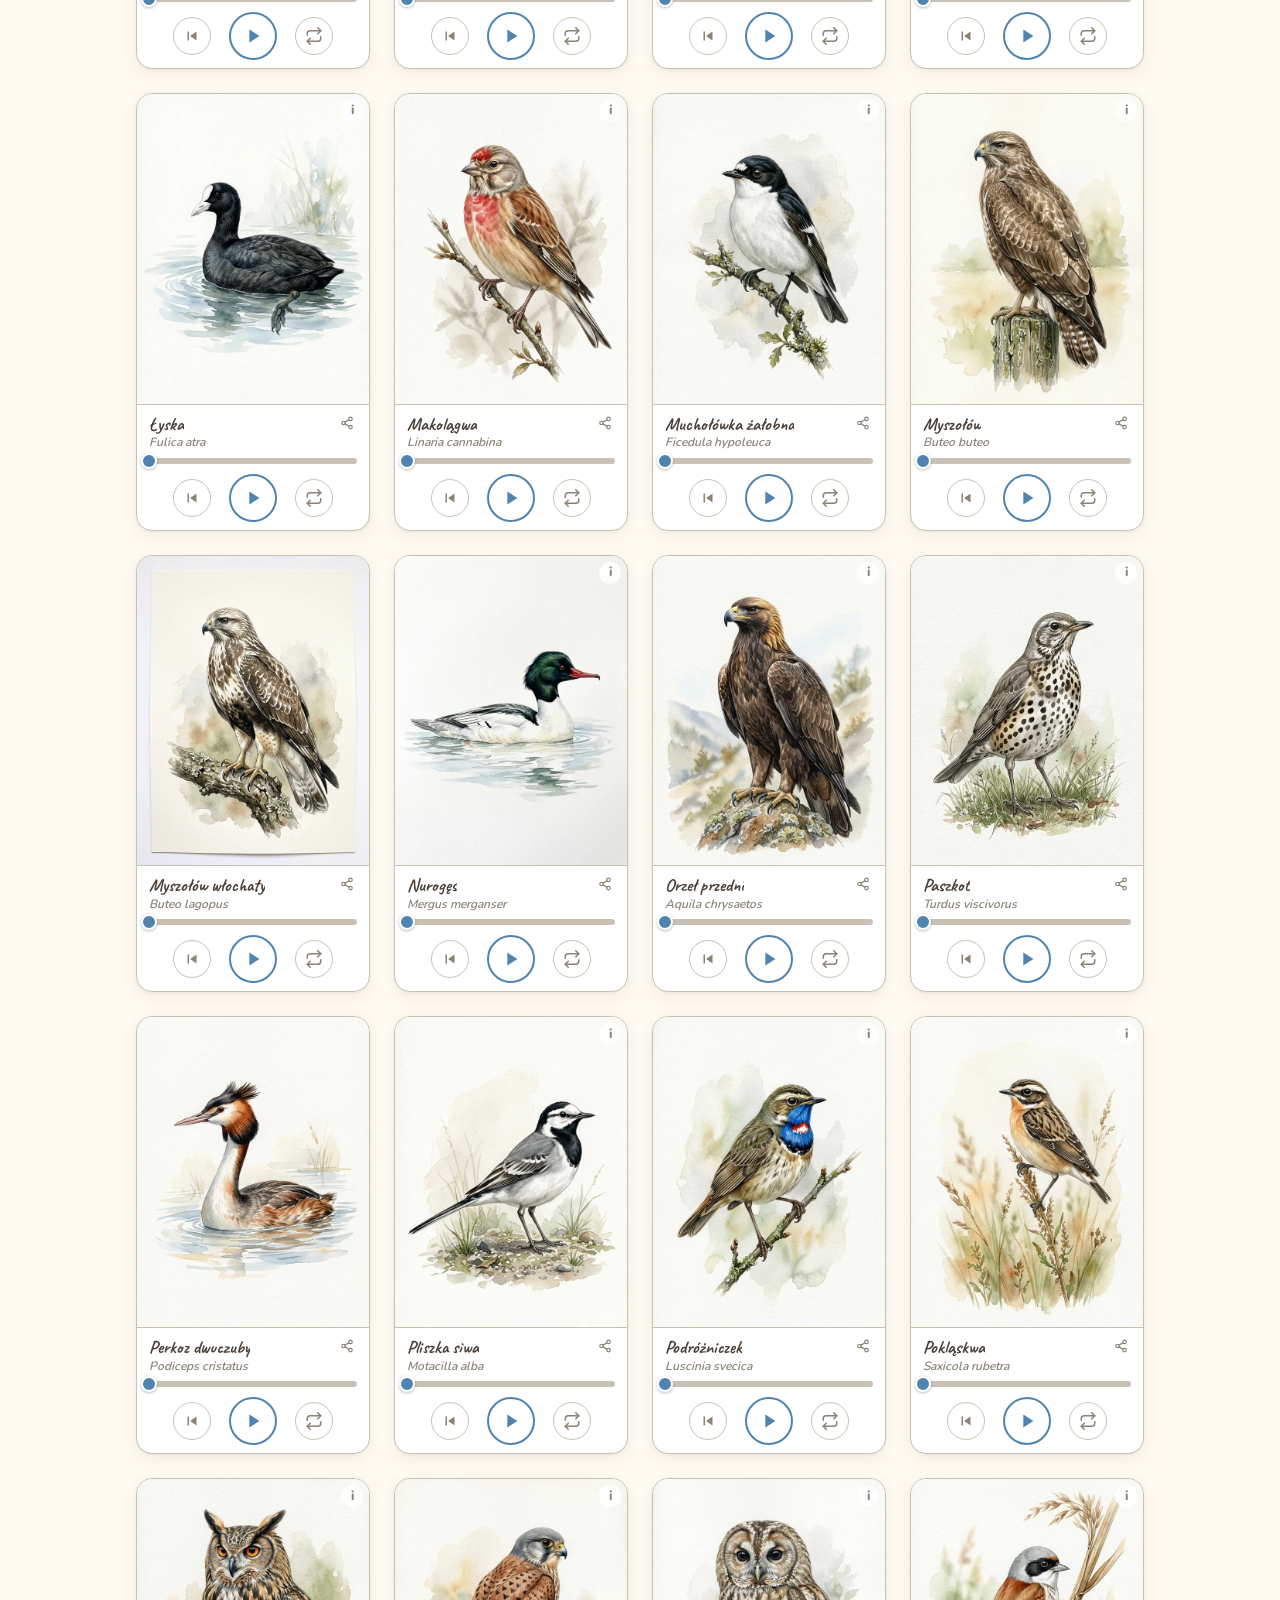
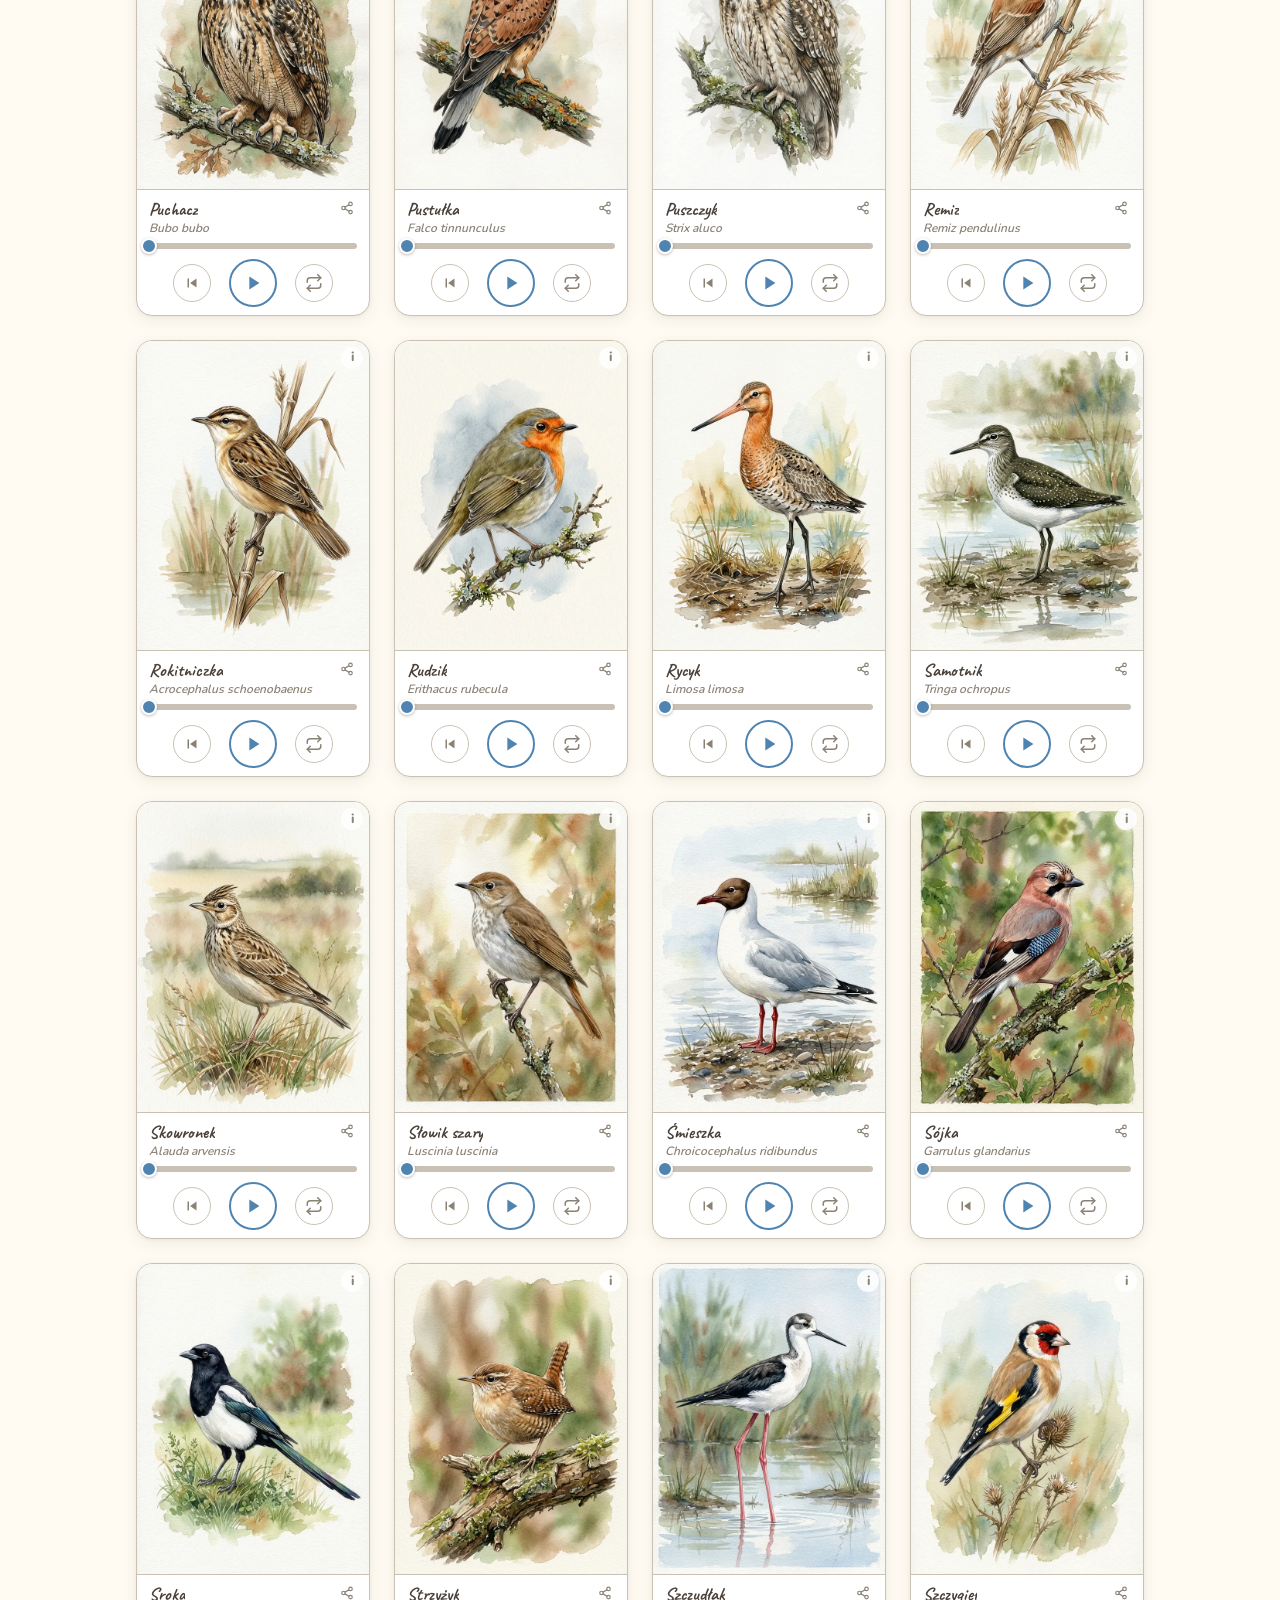
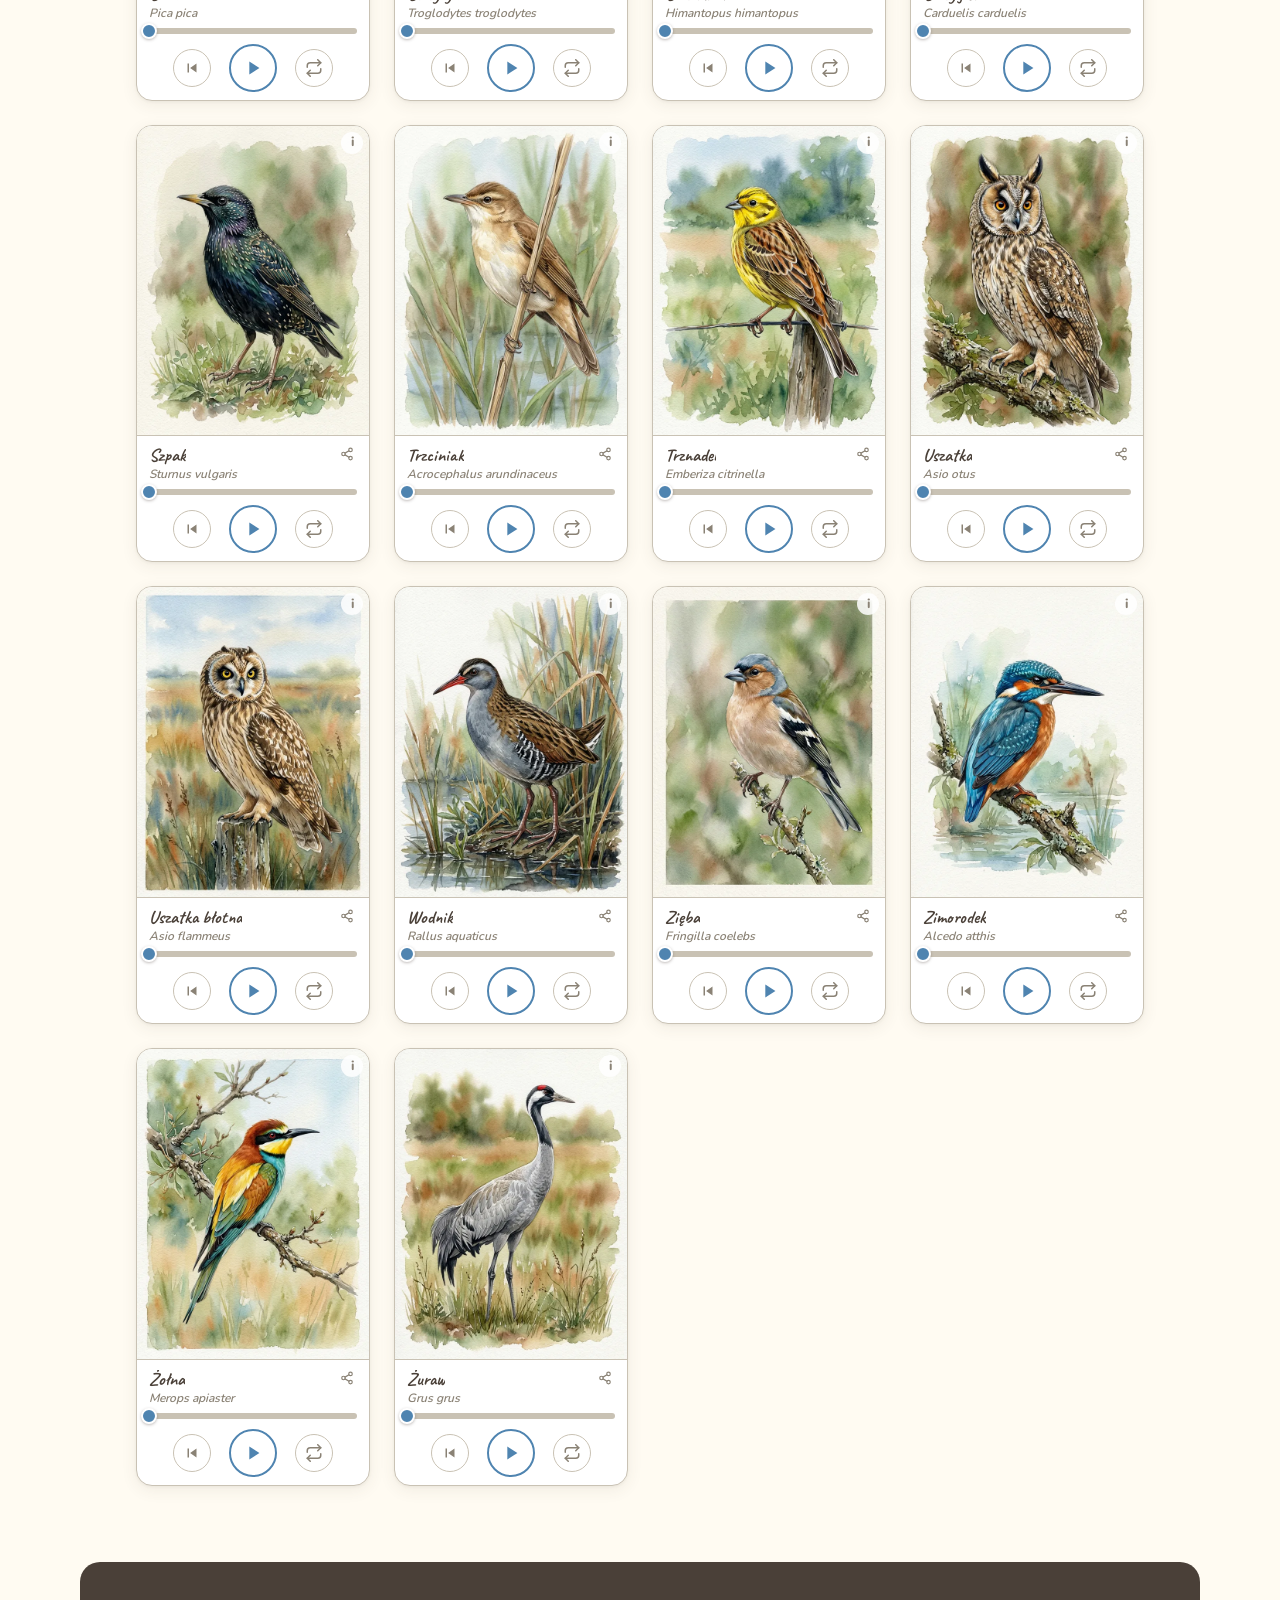
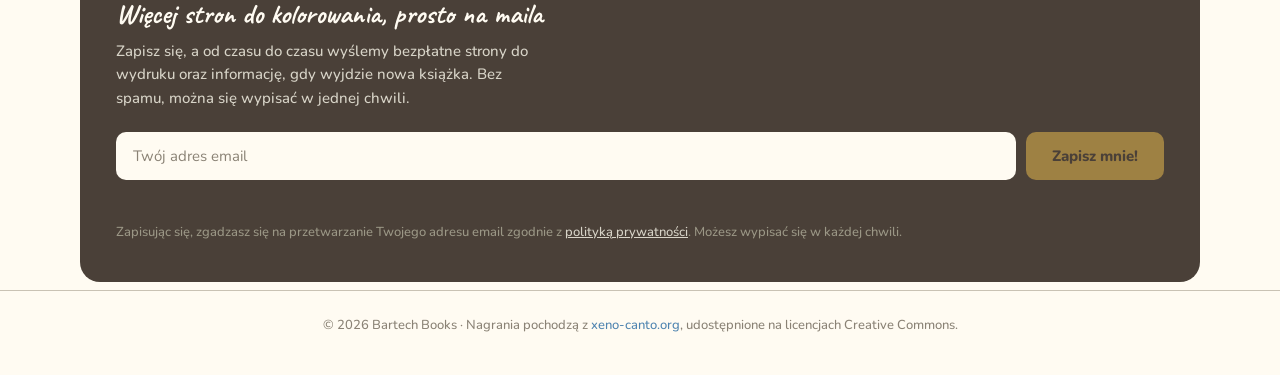
<file: ptaki/index.html>
<!doctype html>
<html lang="pl">
<head>
<meta charset="utf-8">
<meta name="viewport" content="width=device-width, initial-scale=1">
<title>Ptaki — Bartech Books</title>
<meta name="description" content="Posłuchaj prawdziwych odgłosów ptaków ze stron Twojej kolorowanki.">
<link rel="stylesheet" href="../assets/css/style.css">
<link rel="icon" type="image/png" href="../assets/images/favicon-32.png">
</head>
<body>

<header class="site-header">
  <div class="container header-row">
    <a href="../index.html" class="brand">
      <img src="../assets/images/bartech-icon-header.png" alt="Bartech Books" class="brand-mark">
      <span class="brand-text">Bartech Books</span>
    </a>
    <div class="header-row-with-lang">
      <a href="../index.html" class="back-to-main">← Wszystkie kategorie</a>
      <details class="lang-switcher"><summary>PL</summary><div class="lang-switcher-menu"><a href="../en/birds/index.html">English</a><a href="../de/voegel/index.html">Deutsch</a><a href="../es/aves/index.html">Español</a></div></details>
    </div>
  </div>
</header>

<main>

  <section class="page-hero container">
    <h1>Ptaki</h1>
    <p>Znajdź ptaka, którego właśnie kolorujesz, i posłuchaj, jak naprawdę brzmi.</p>
  </section>

  <section class="container">
    <div class="bird-grid" id="bird-grid"></div>
  </section>

</main>

<div class="container footer-extras">
  <div id="newsletter-signup"></div>
</div>

<footer class="site-footer">
  © 2026 Bartech Books · Nagrania pochodzą z <a href="https://xeno-canto.org" target="_blank" rel="noopener">xeno-canto.org</a>, udostępnione na licencjach Creative Commons.
</footer>

<script src="https://challenges.cloudflare.com/turnstile/v0/api.js?render=explicit" async defer></script>
<script src="../assets/js/lang-switcher.js"></script>
<script src="../assets/js/birds-data.js"></script>
<script src="../assets/js/player.js"></script>
<script src="../assets/js/newsletter.js"></script>
</body>
</html>
</file>
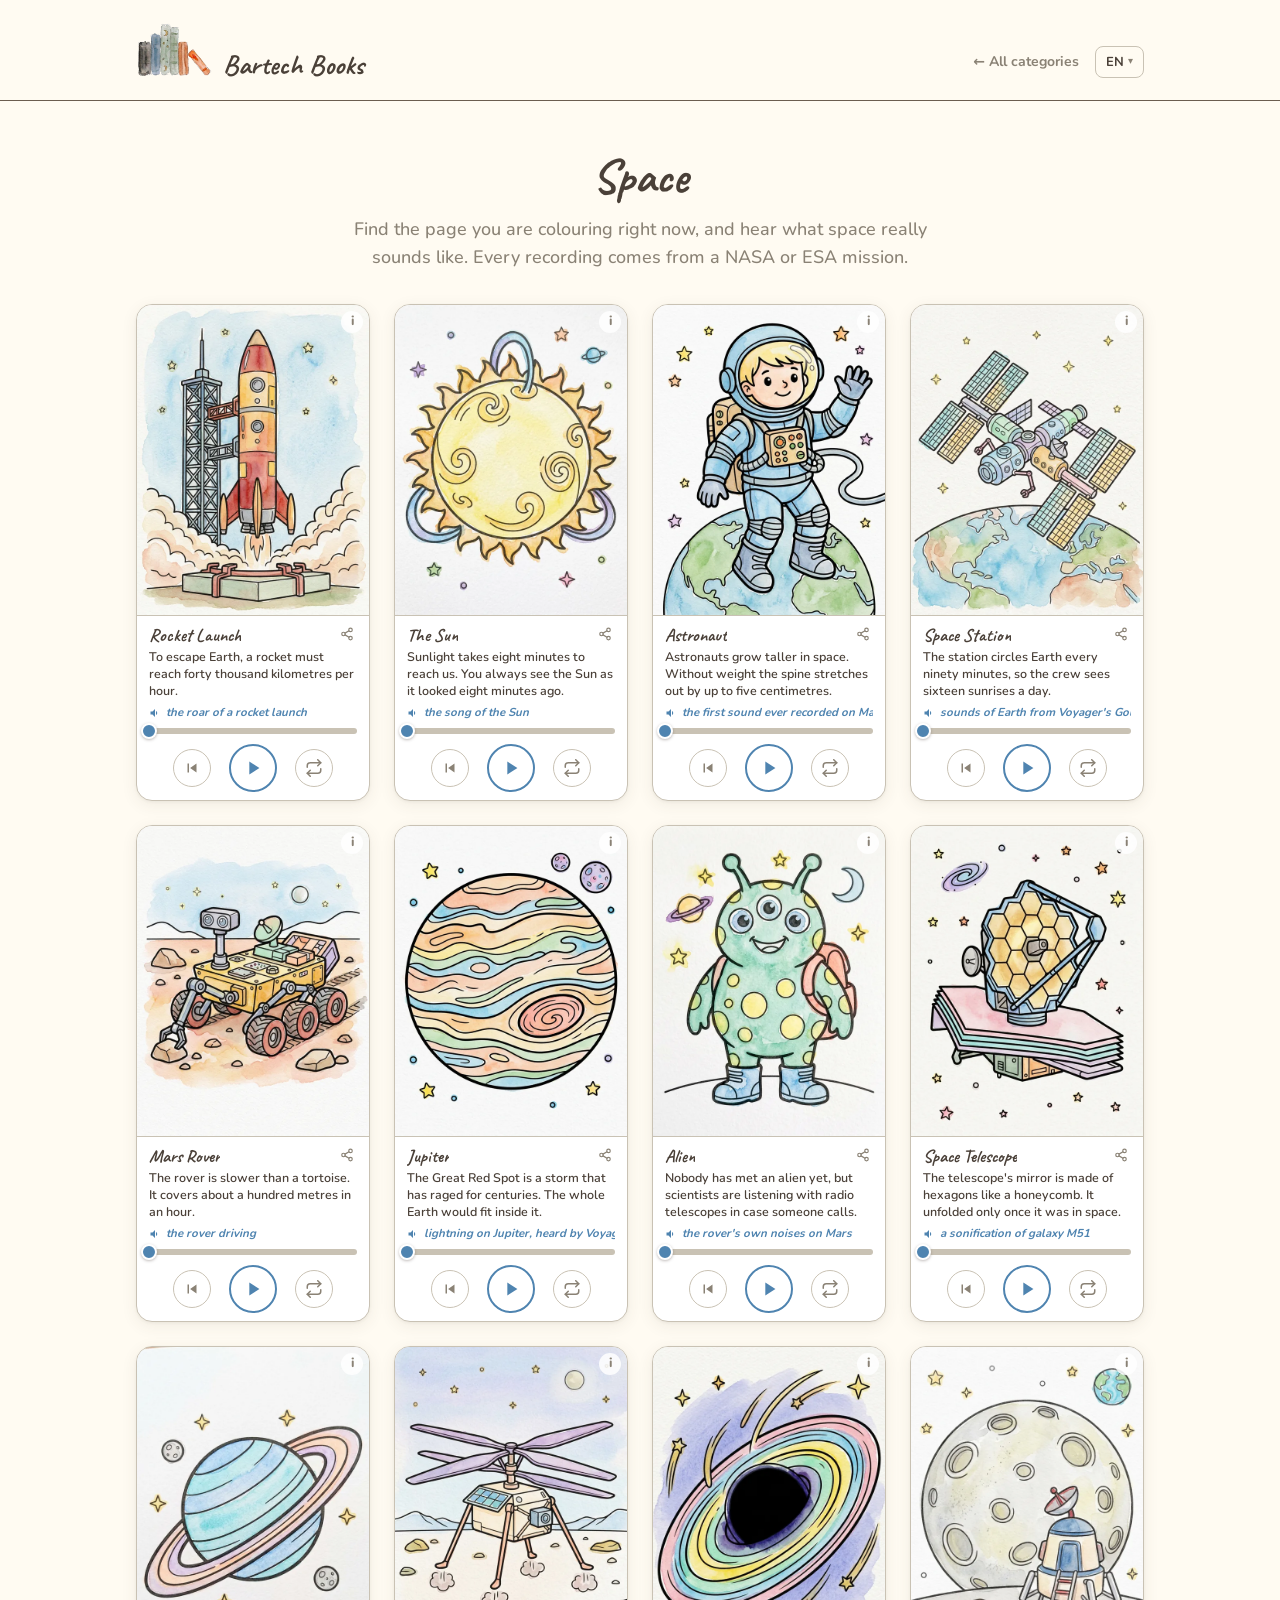
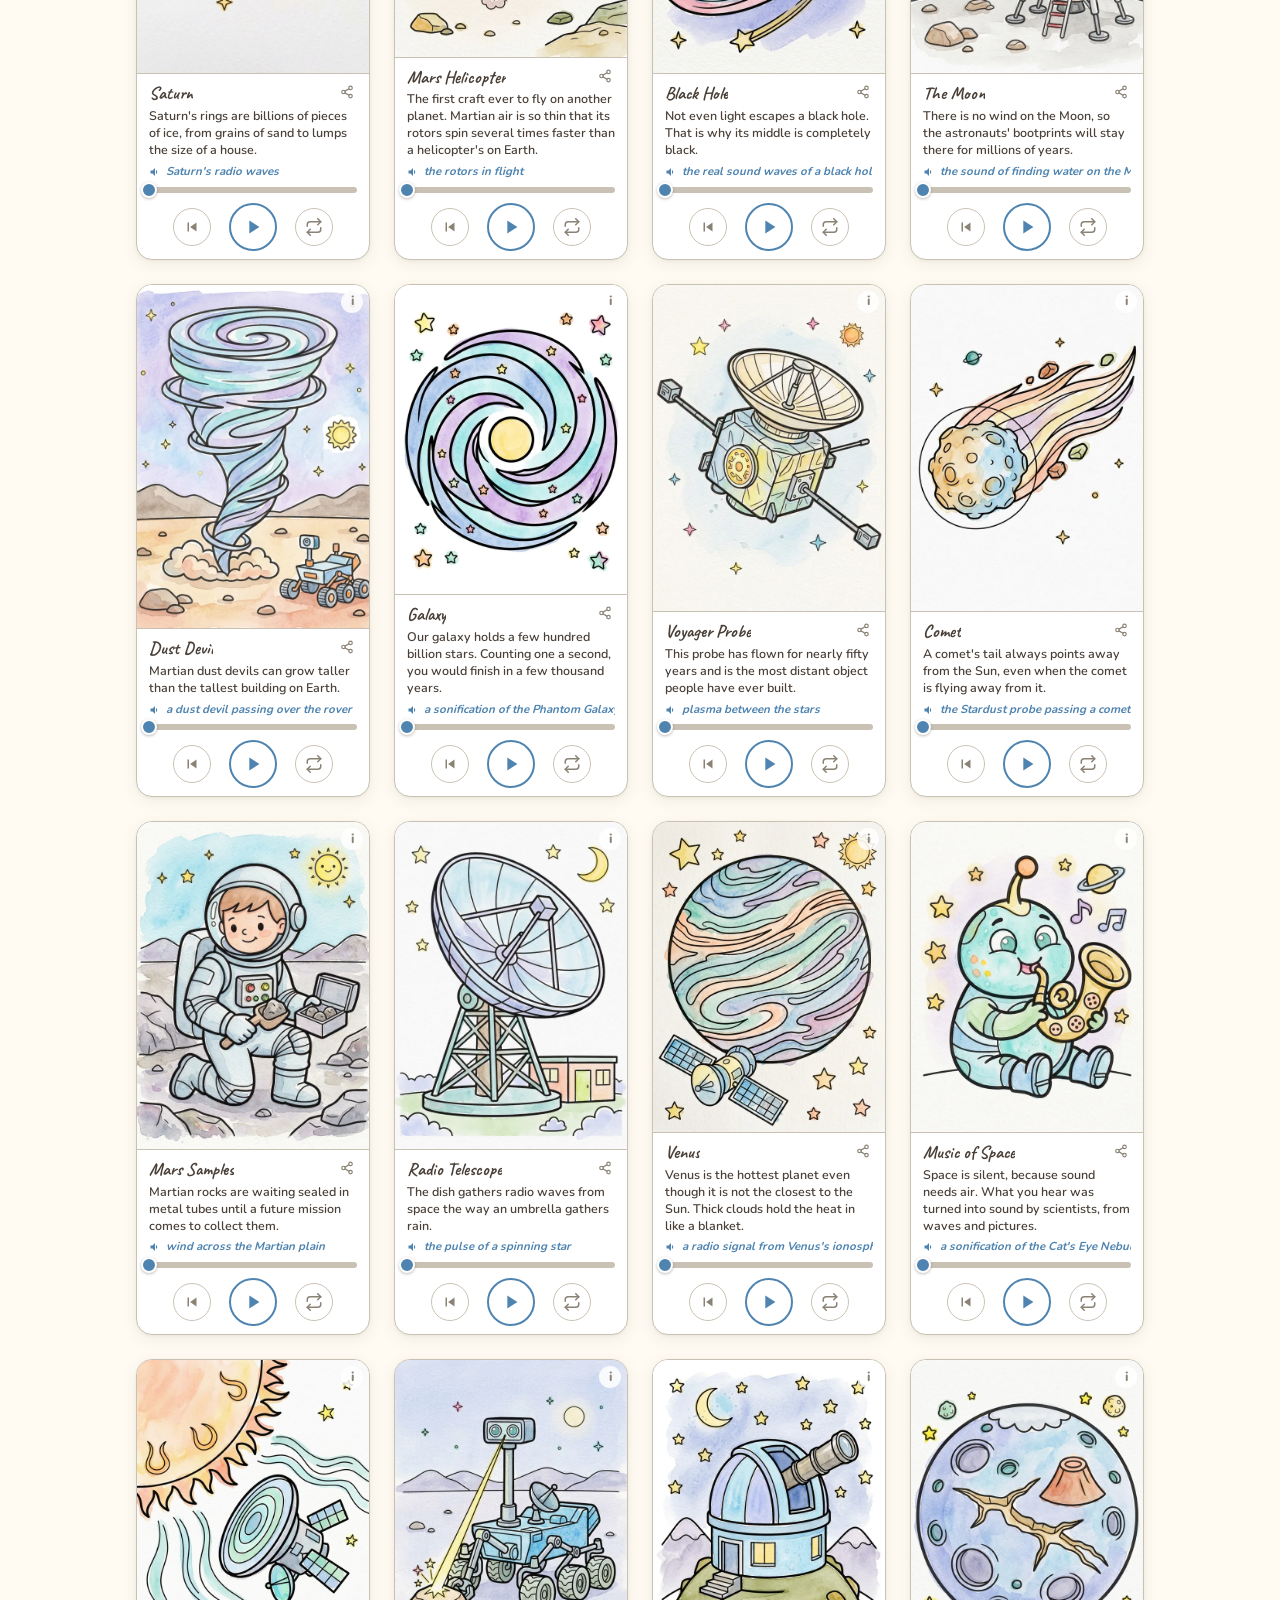
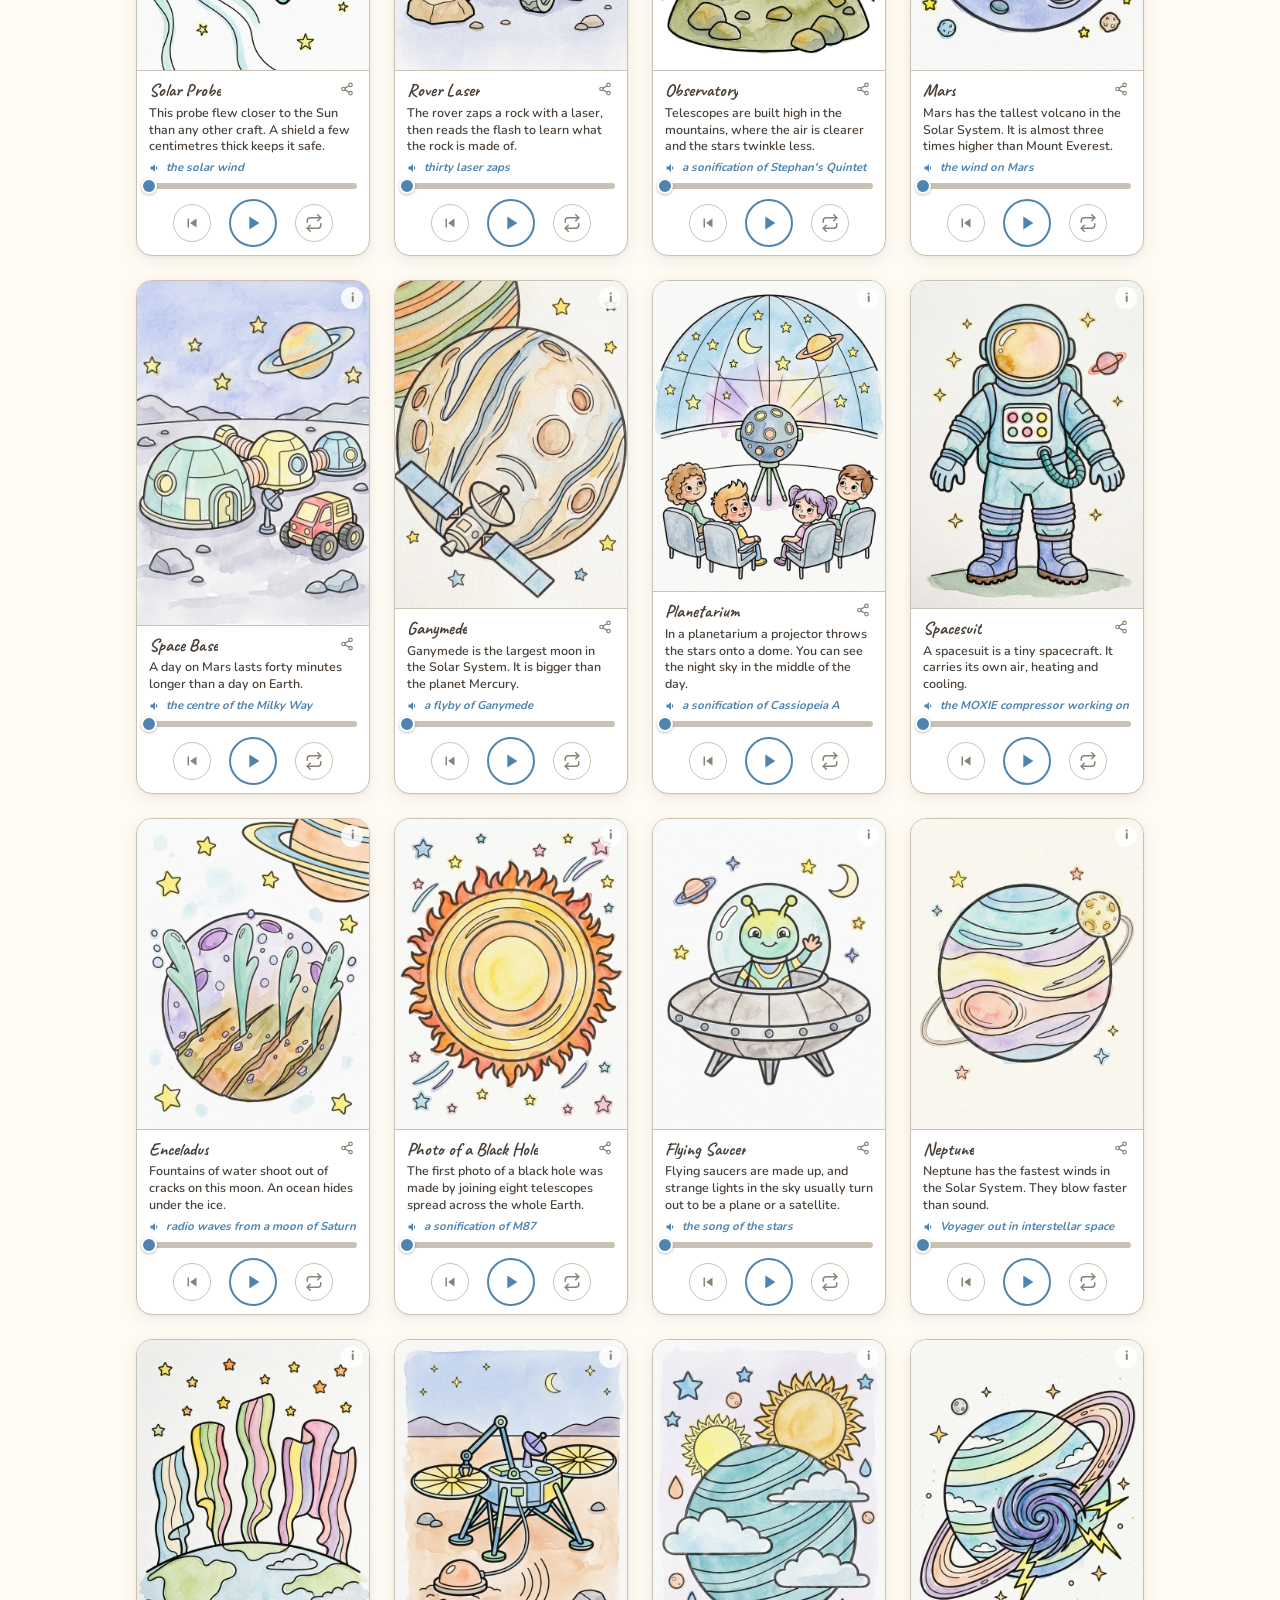
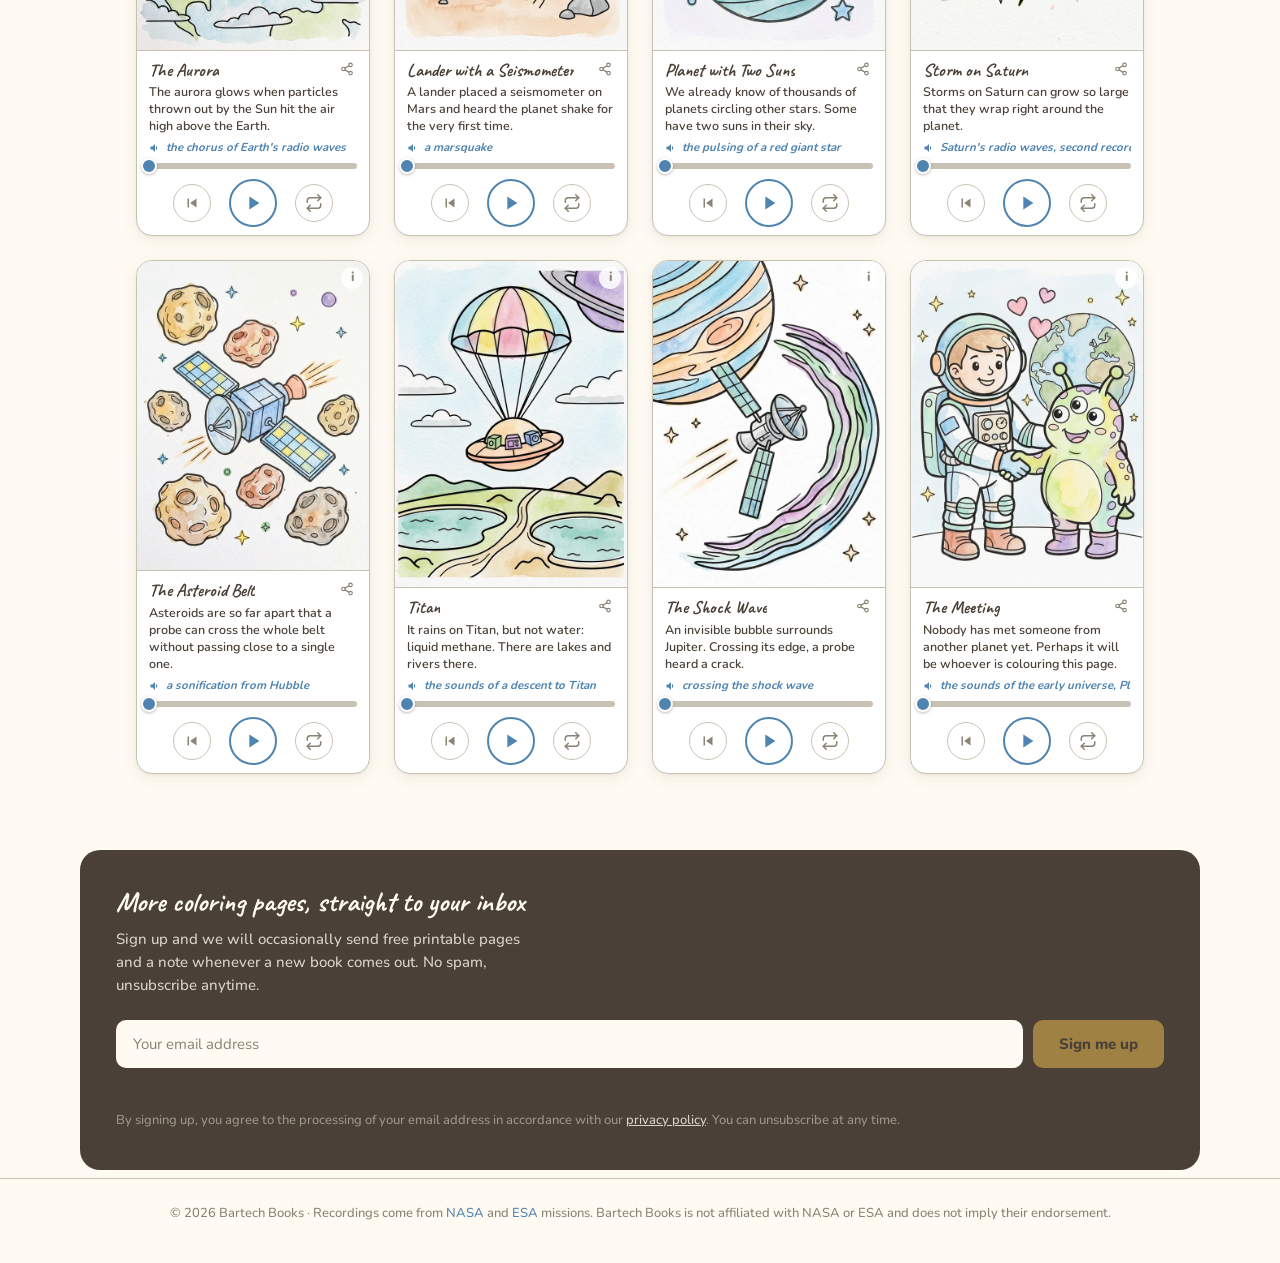
<file: space/index.html>
<!doctype html>
<html lang="en">
<head>
<meta charset="utf-8">
<meta name="viewport" content="width=device-width, initial-scale=1">
<title>Space — Bartech Books</title>
<meta name="description" content="Listen to the real sounds of space from the pages of your colouring book. Recordings from NASA and ESA.">
<link rel="stylesheet" href="../assets/css/style.css">
<link rel="stylesheet" href="../assets/css/kosmos.css">
<link rel="icon" type="image/png" href="../assets/images/favicon-32.png">
</head>
<body>

<header class="site-header">
  <div class="container header-row">
    <a href="../index.html" class="brand">
      <img src="../assets/images/bartech-icon-header.png" alt="Bartech Books" class="brand-mark">
      <span class="brand-text">Bartech Books</span>
    </a>
    <div class="header-row-with-lang">
      <a href="../index.html" class="back-to-main">← All categories</a>
      <details class="lang-switcher"><summary>EN</summary><div class="lang-switcher-menu"><a href="../kosmos/index.html">Polski</a></div></details>
    </div>
  </div>
</header>

<main>

  <section class="page-hero container">
    <h1>Space</h1>
    <p>Find the page you are colouring right now, and hear what space really sounds like. Every recording comes from a NASA or ESA mission.</p>
  </section>

  <section class="container">
    <div class="bird-grid" id="space-grid"></div>
  </section>

</main>

<div class="container footer-extras">
  <div id="newsletter-signup"></div>
</div>

<footer class="site-footer">
  © 2026 Bartech Books · Recordings come from <a href="https://www.nasa.gov" target="_blank" rel="noopener">NASA</a> and <a href="https://www.esa.int" target="_blank" rel="noopener">ESA</a> missions. Bartech Books is not affiliated with NASA or ESA and does not imply their endorsement.
</footer>

<script src="https://challenges.cloudflare.com/turnstile/v0/api.js?render=explicit" async defer></script>
<script src="../assets/js/lang-switcher.js"></script>
<script src="../assets/js/space-data-en.js"></script>
<script src="../assets/js/player-space.js"></script>
<script src="../assets/js/newsletter.js"></script>
</body>
</html>
</file>
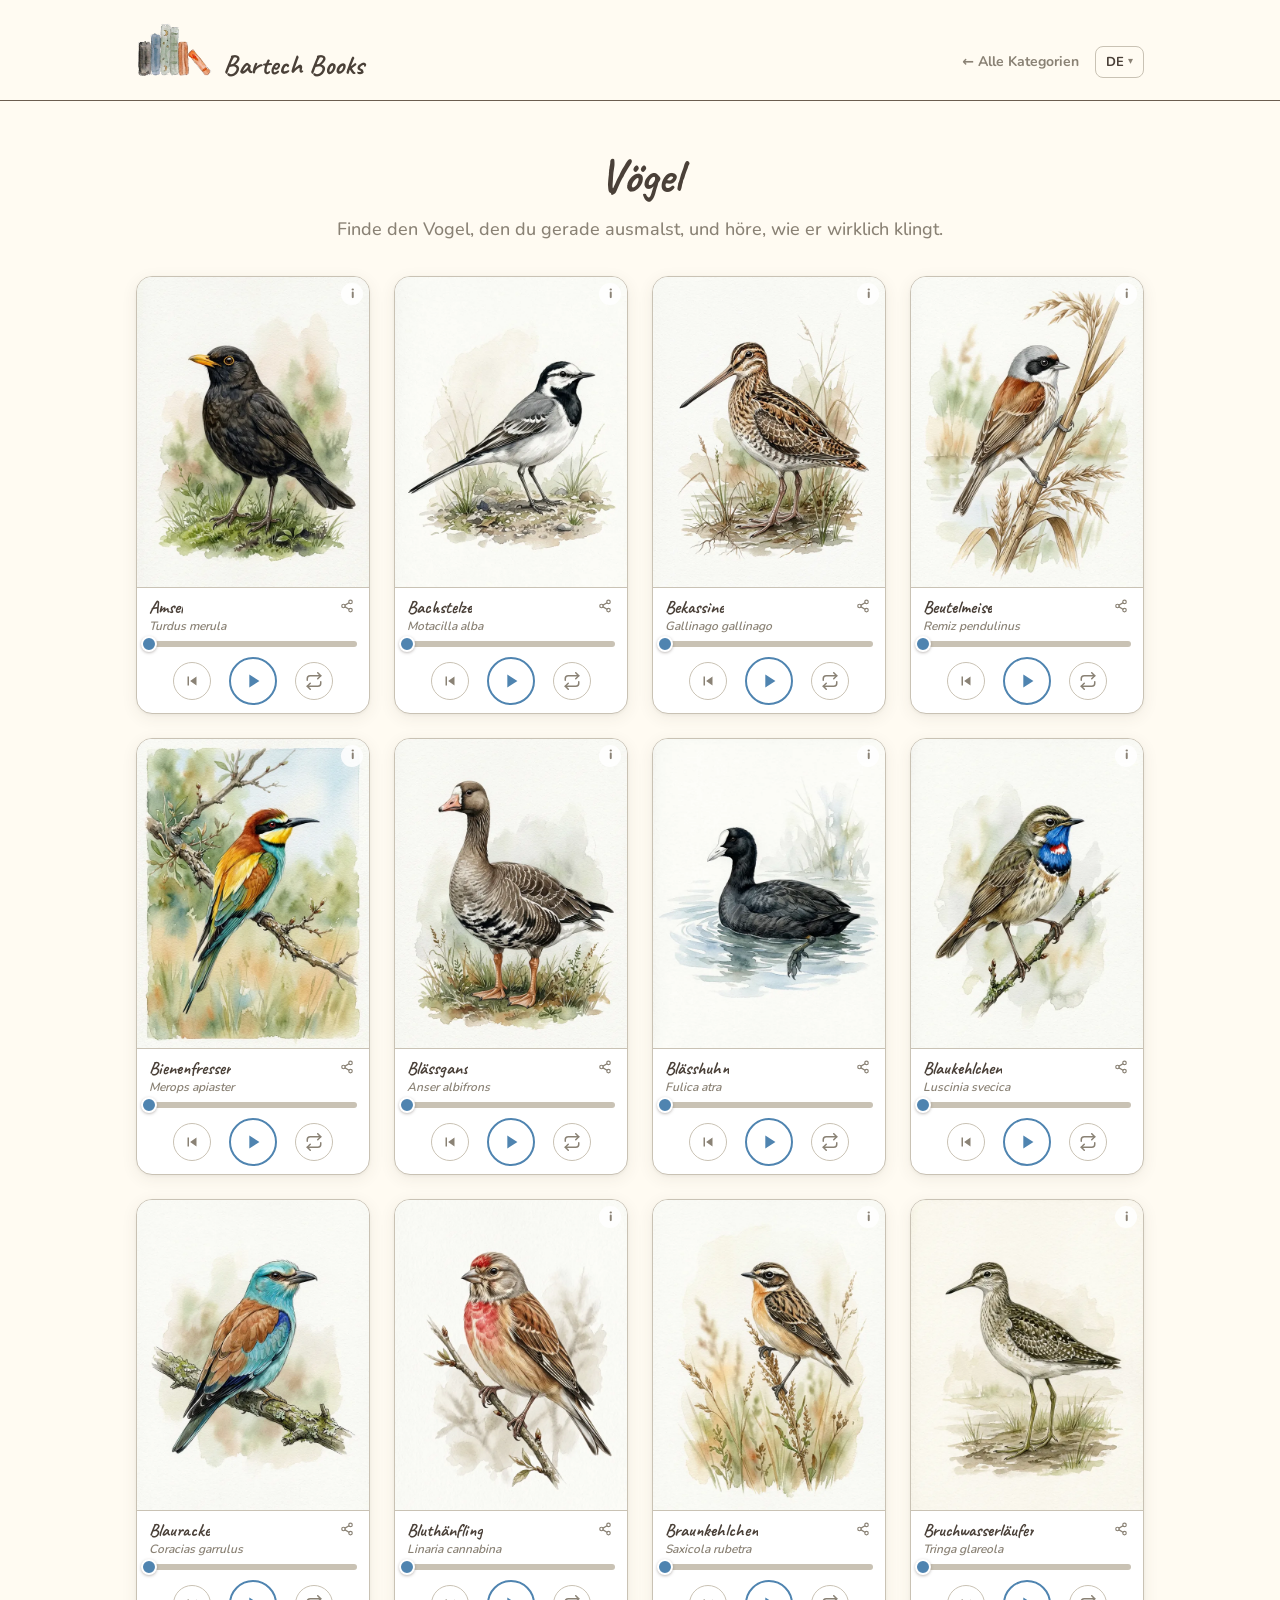
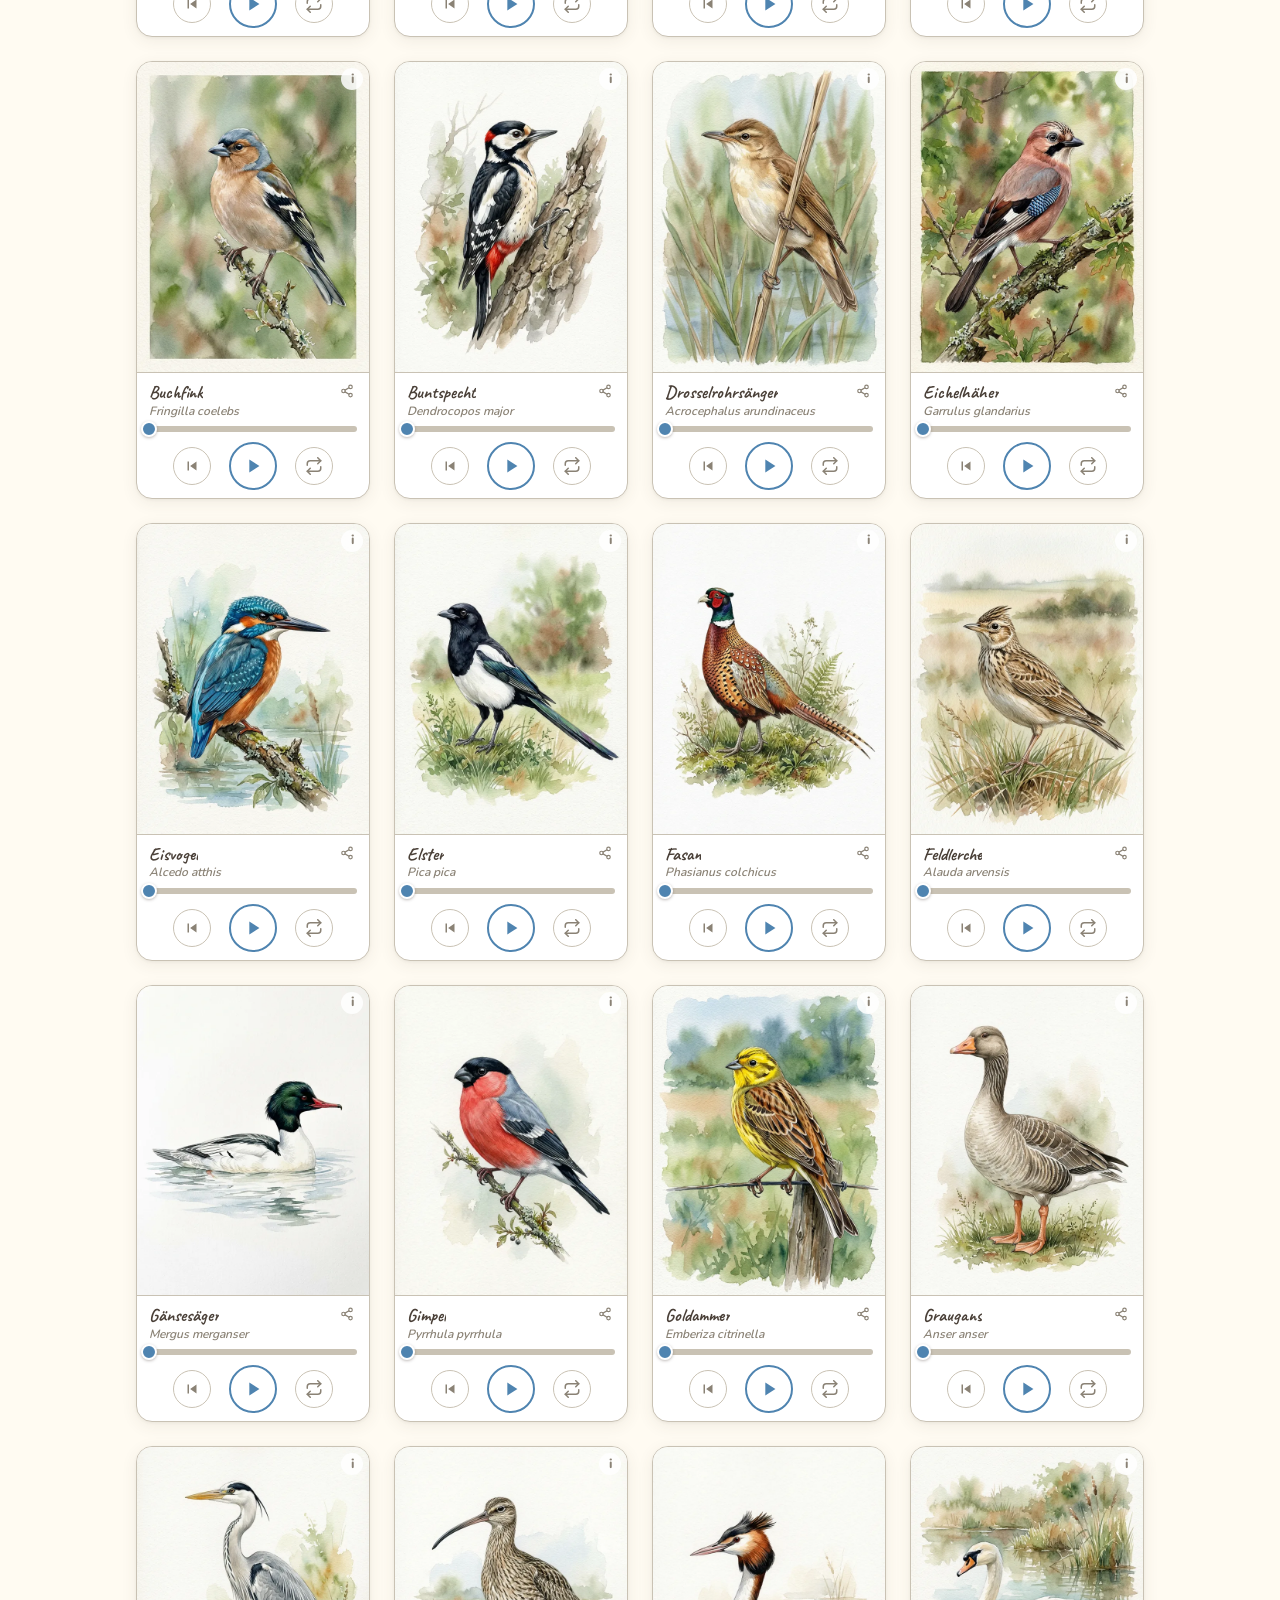
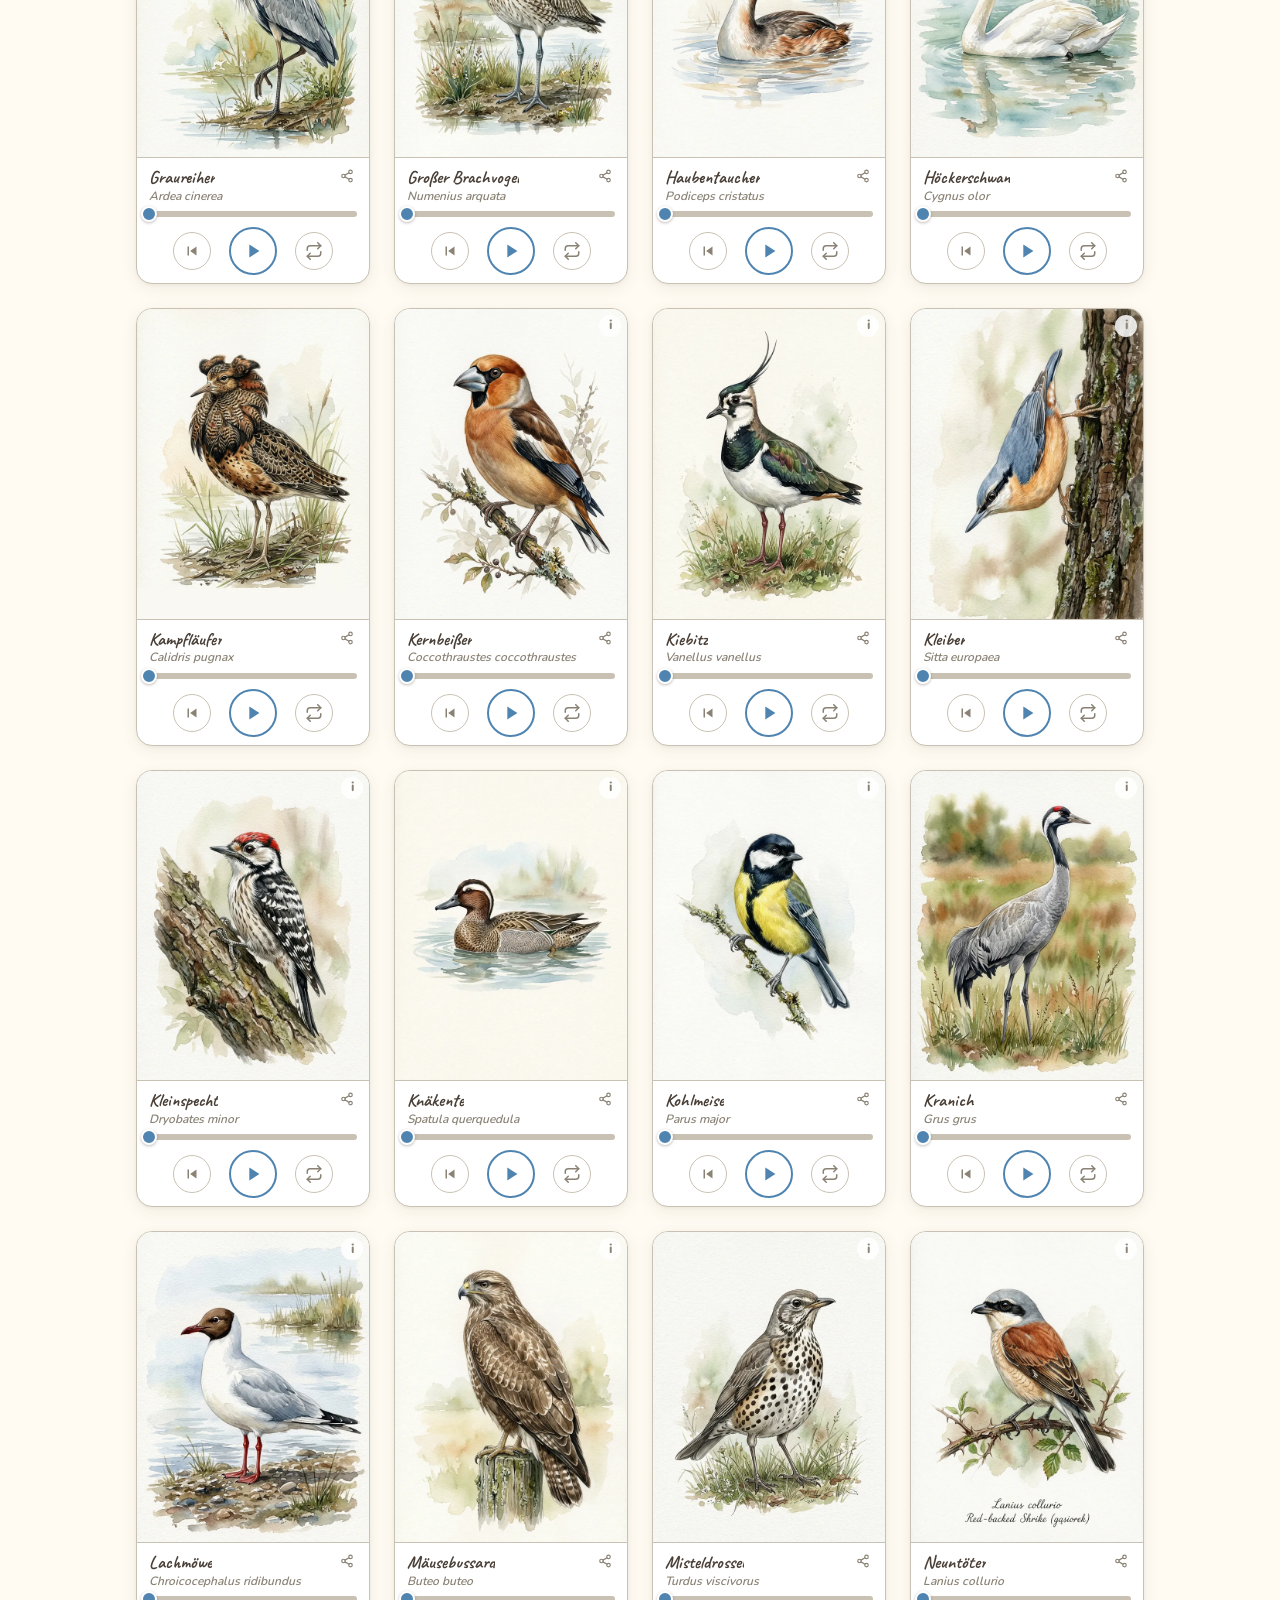
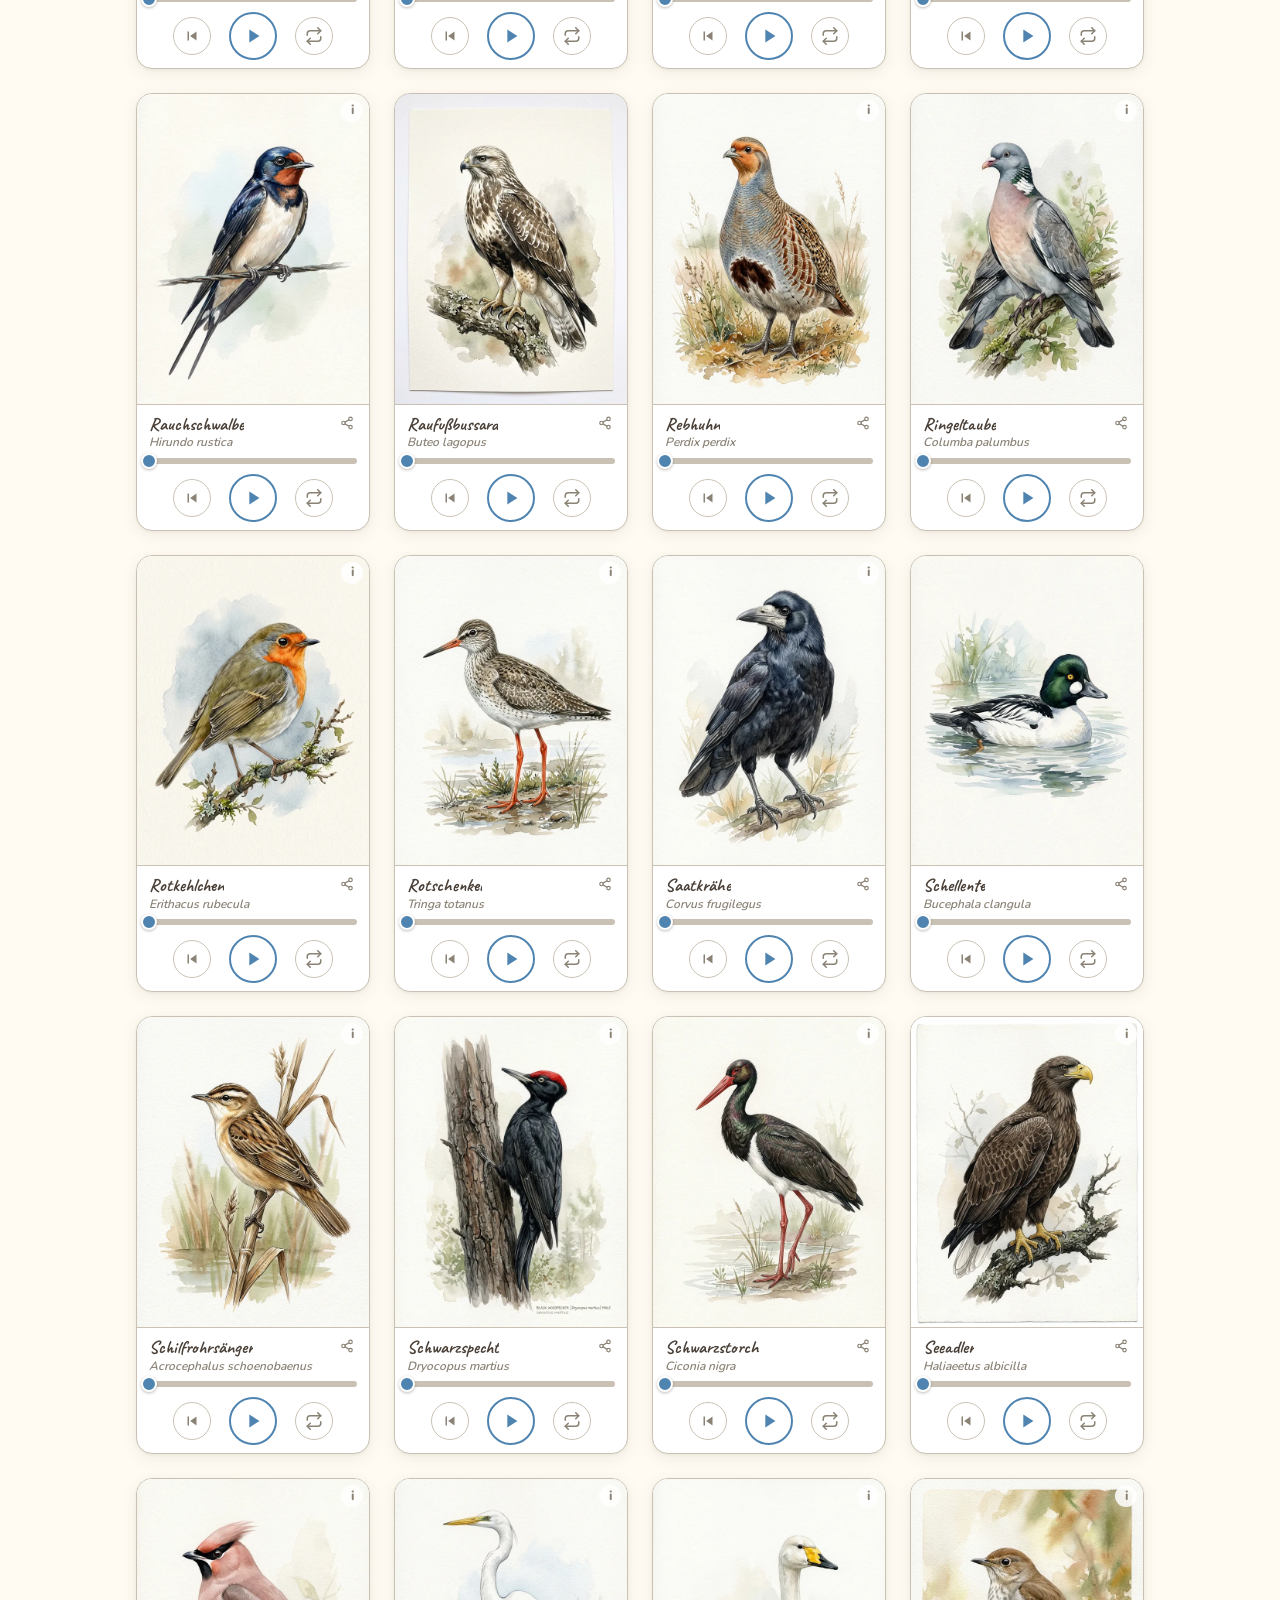
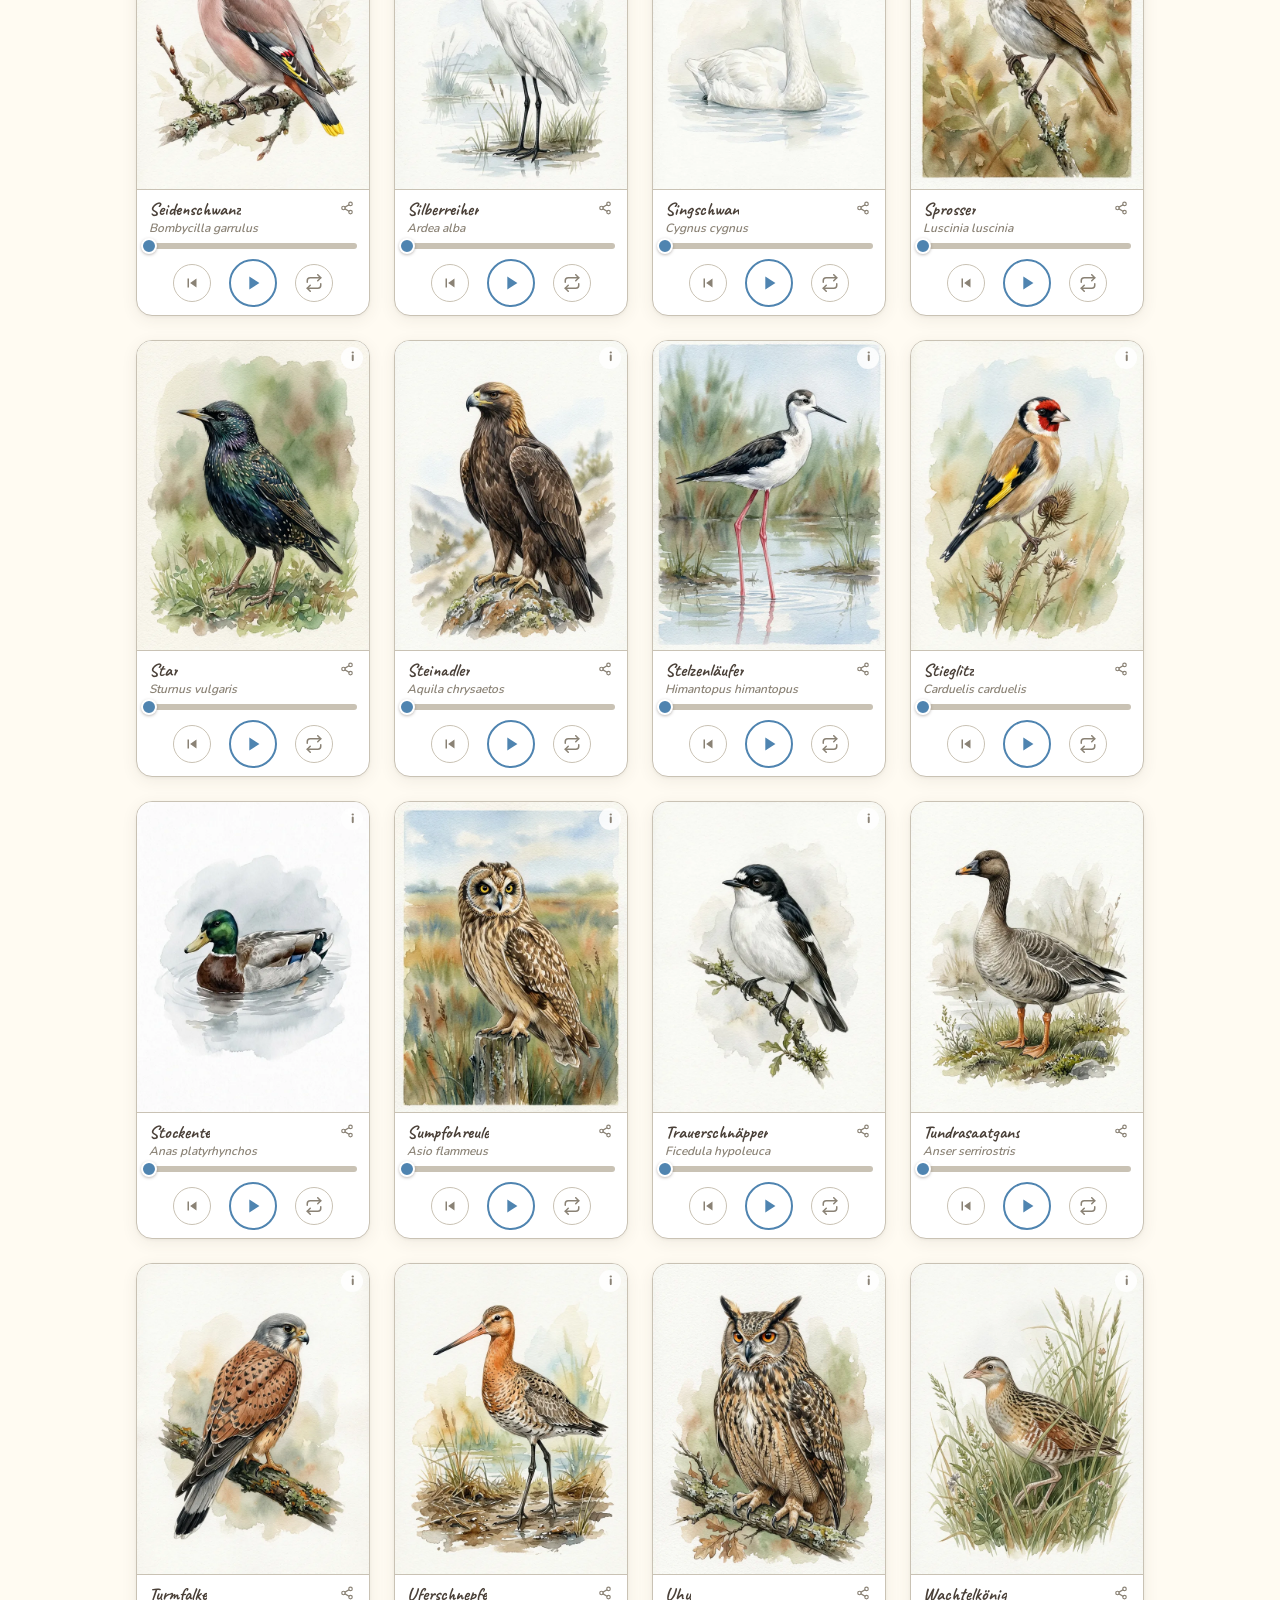
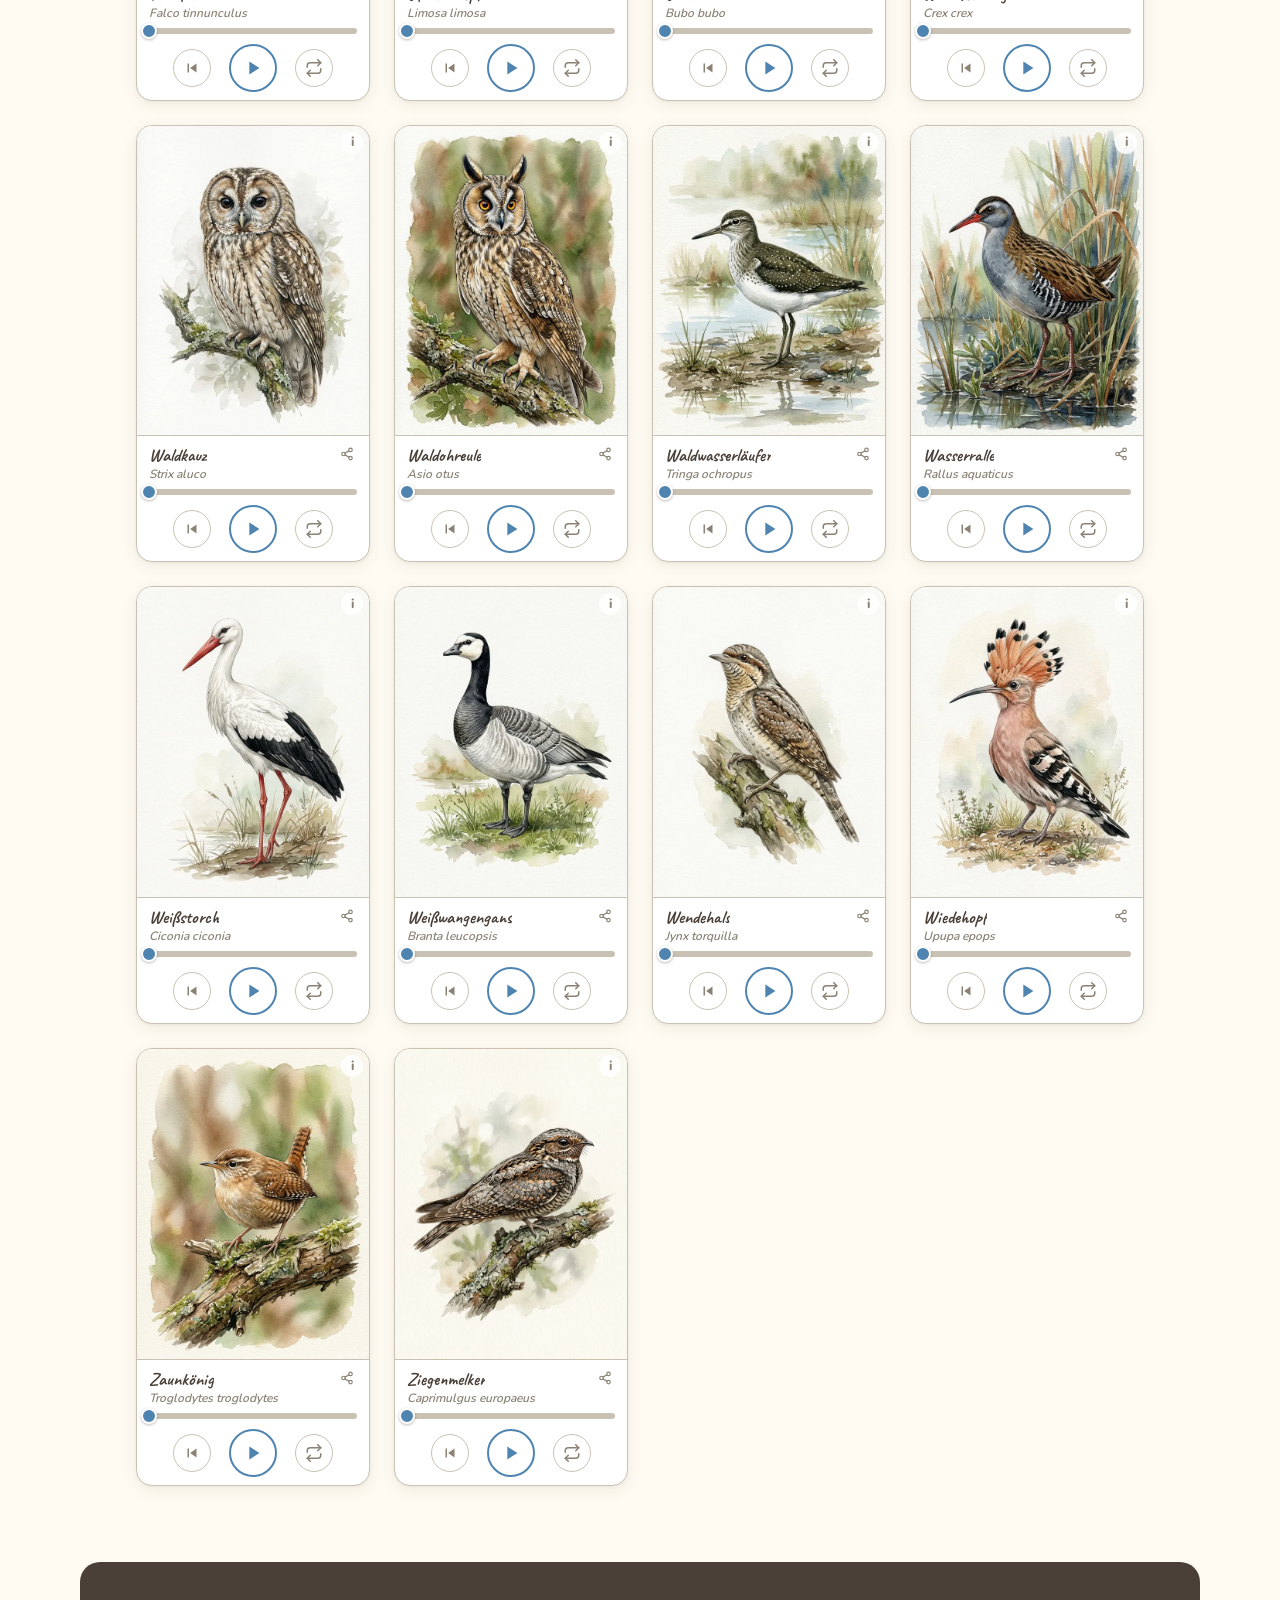
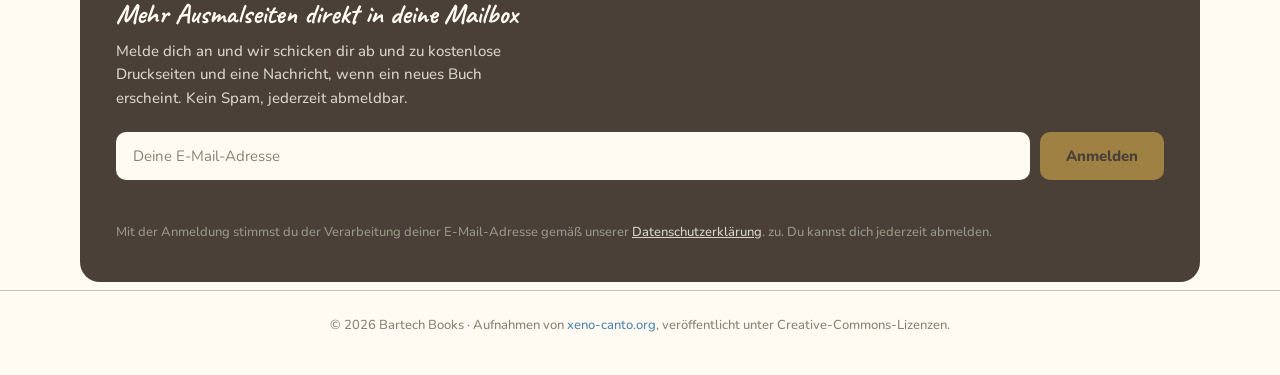
<file: de/voegel/index.html>
<!doctype html>
<html lang="de">
<head>
<meta charset="utf-8">
<meta name="viewport" content="width=device-width, initial-scale=1">
<title>Vögel — Bartech Books</title>
<meta name="description" content="Höre die echten Geräusche von Vögeln aus deinem Malbuch.">
<link rel="stylesheet" href="../../assets/css/style.css">
<link rel="icon" type="image/png" href="../../assets/images/favicon-32.png">
</head>
<body>

<header class="site-header">
  <div class="container header-row">
    <a href="../index.html" class="brand">
      <img src="../../assets/images/bartech-icon-header.png" alt="Bartech Books" class="brand-mark">
      <span class="brand-text">Bartech Books</span>
    </a>
    <div class="header-row-with-lang">
      <a href="../index.html" class="back-to-main">← Alle Kategorien</a>
      <details class="lang-switcher"><summary>DE</summary><div class="lang-switcher-menu"><a href="../../ptaki/index.html">Polski</a><a href="../../en/birds/index.html">English</a><a href="../../es/aves/index.html">Español</a></div></details>
    </div>
  </div>
</header>

<main>

  <section class="page-hero container">
    <h1>Vögel</h1>
    <p>Finde den Vogel, den du gerade ausmalst, und höre, wie er wirklich klingt.</p>
  </section>

  <section class="container">
    <div class="bird-grid" id="bird-grid"></div>
  </section>

</main>

<div class="container footer-extras">
  <div id="newsletter-signup"></div>
</div>

<footer class="site-footer">
  © 2026 Bartech Books · Aufnahmen von <a href="https://xeno-canto.org" target="_blank" rel="noopener">xeno-canto.org</a>, veröffentlicht unter Creative-Commons-Lizenzen.
</footer>

<script src="https://challenges.cloudflare.com/turnstile/v0/api.js?render=explicit" async defer></script>
<script src="../../assets/js/lang-switcher.js"></script>
<script src="../../assets/js/birds-data-de.js"></script>
<script src="../../assets/js/player.js"></script>
<script src="../../assets/js/newsletter.js"></script>
</body>
</html>
</file>
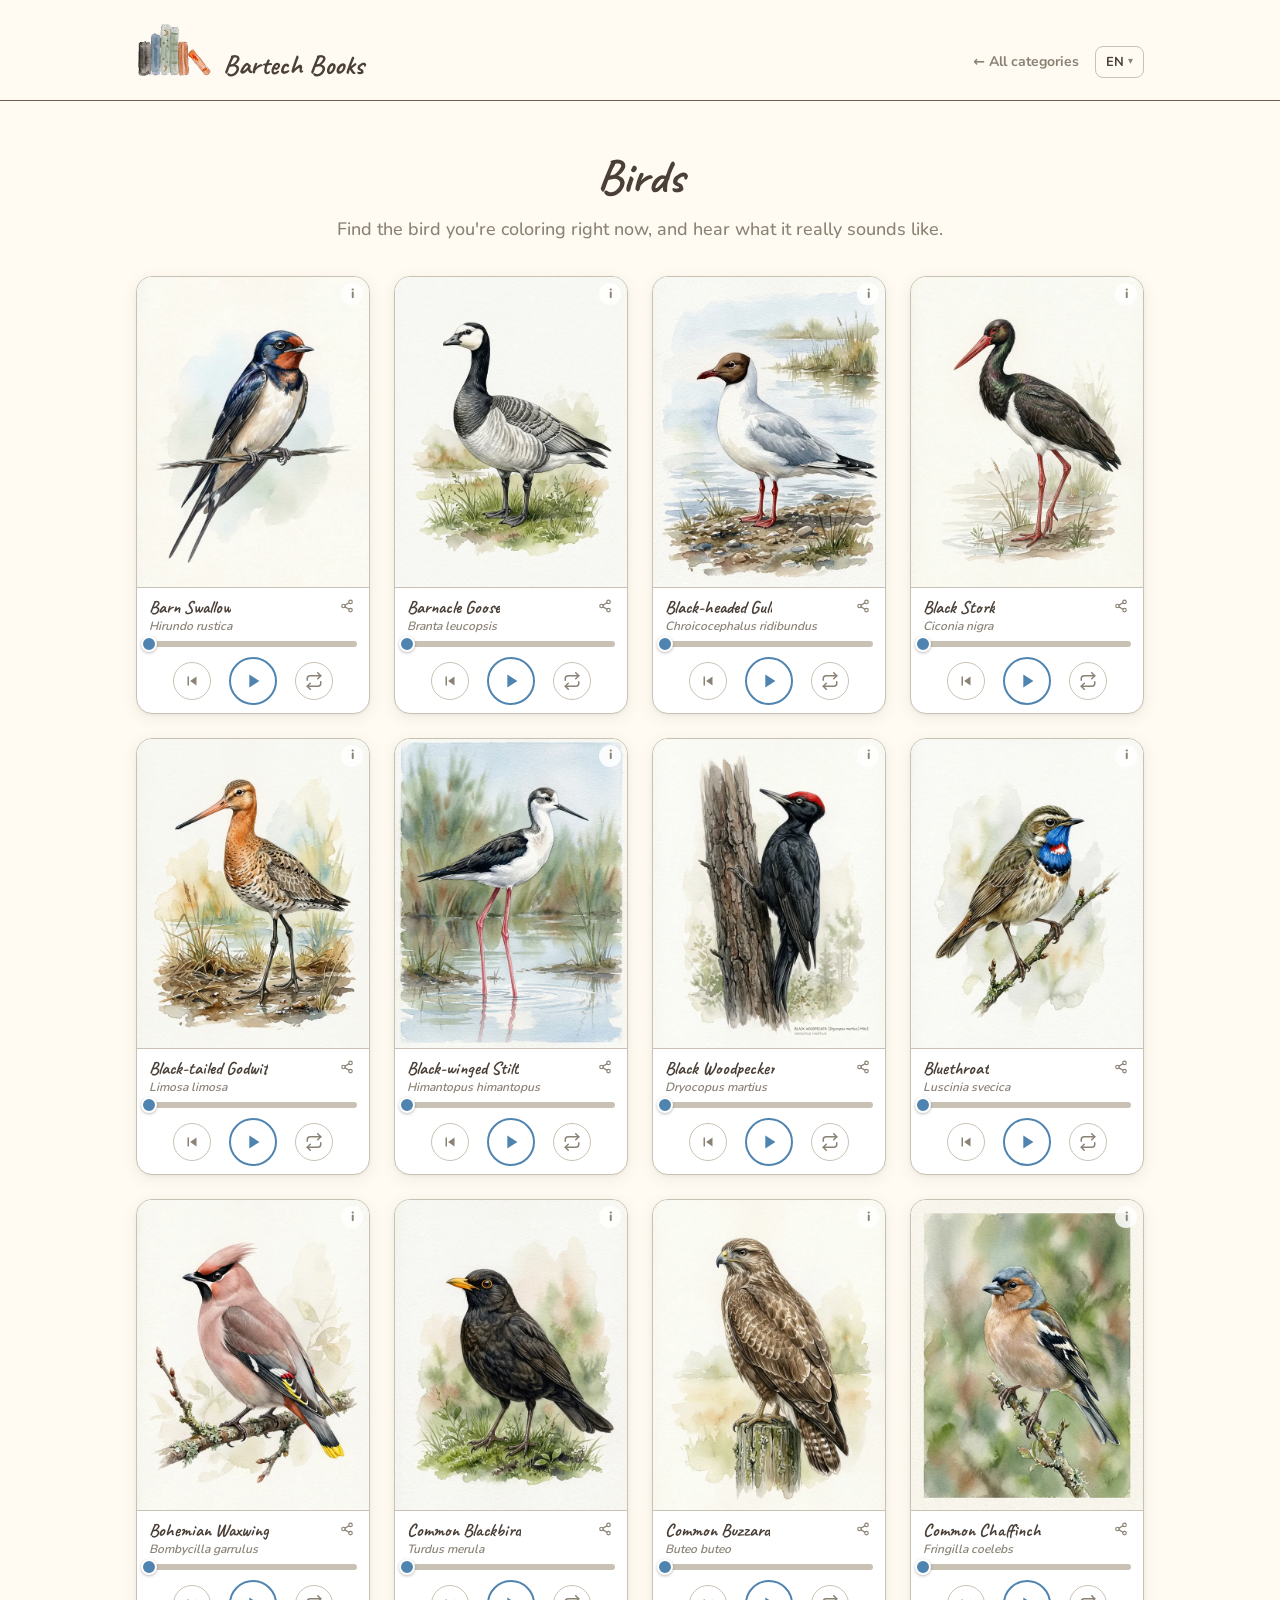
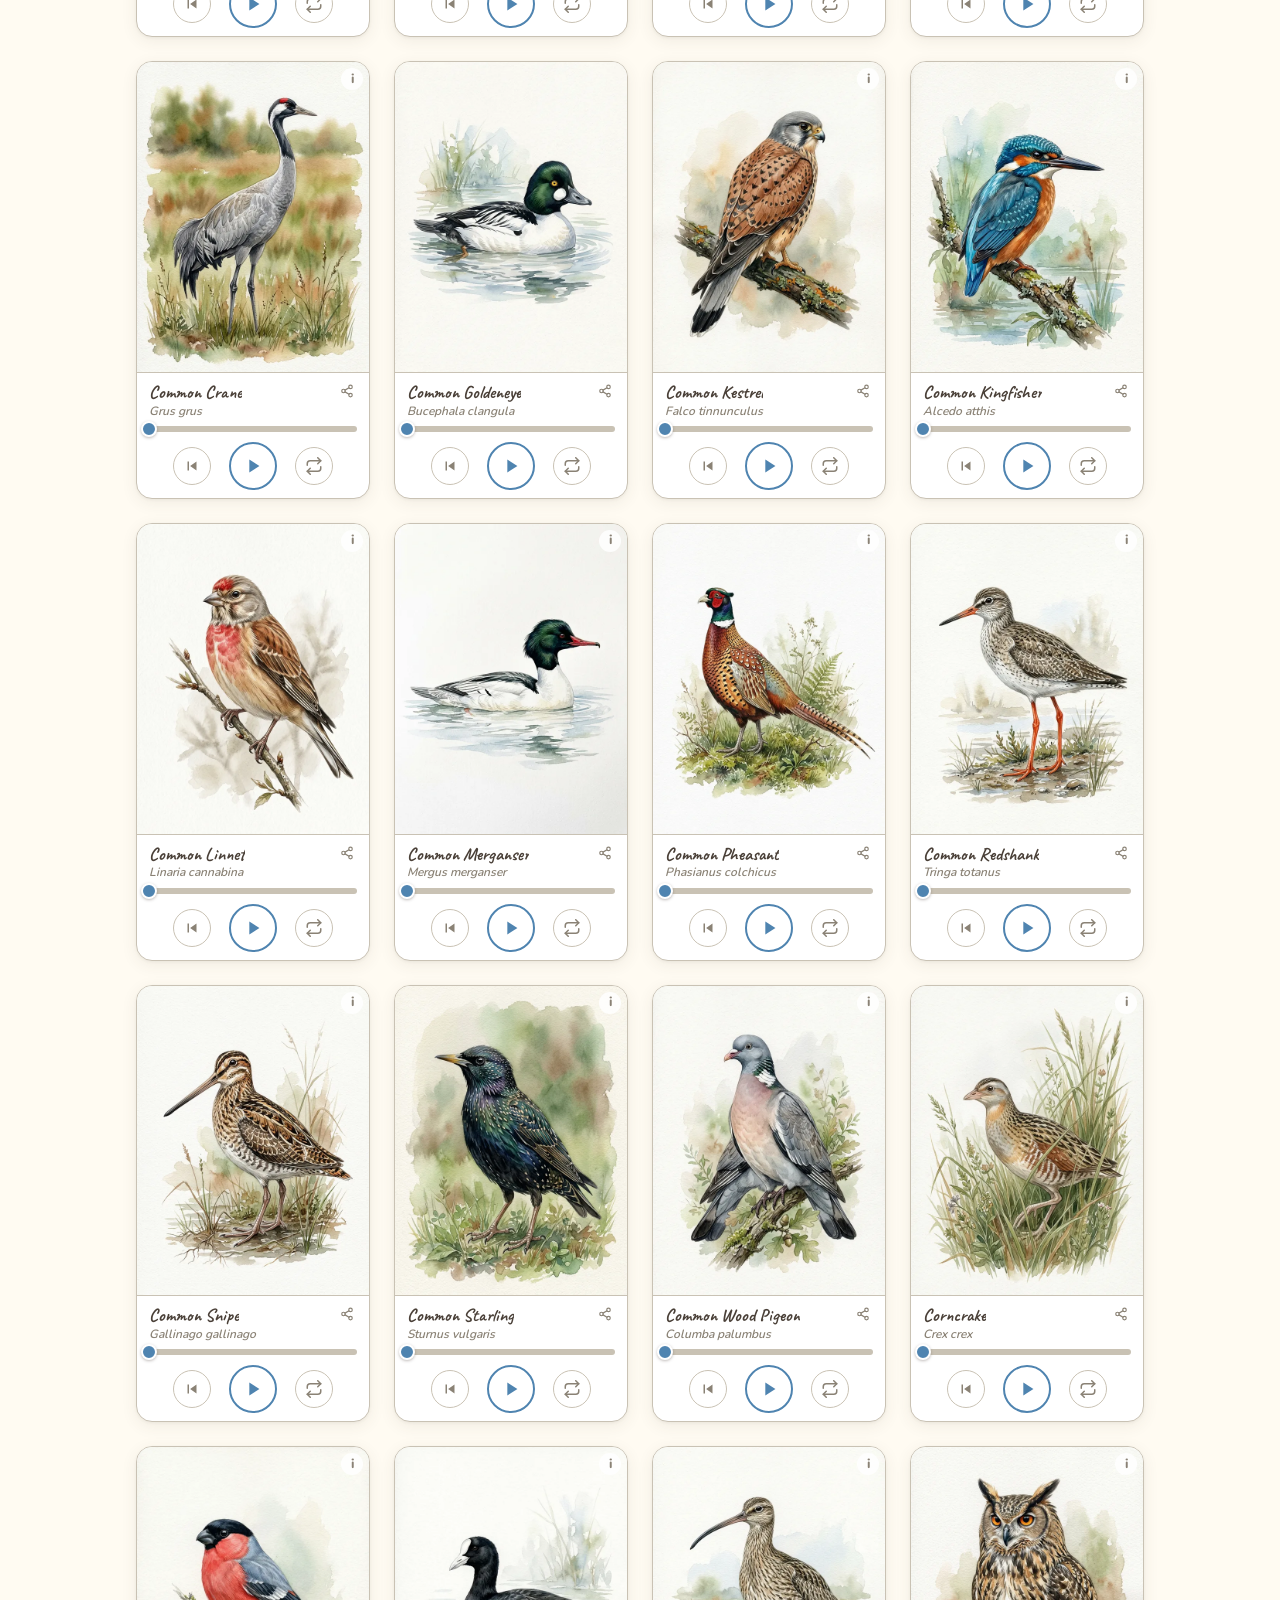
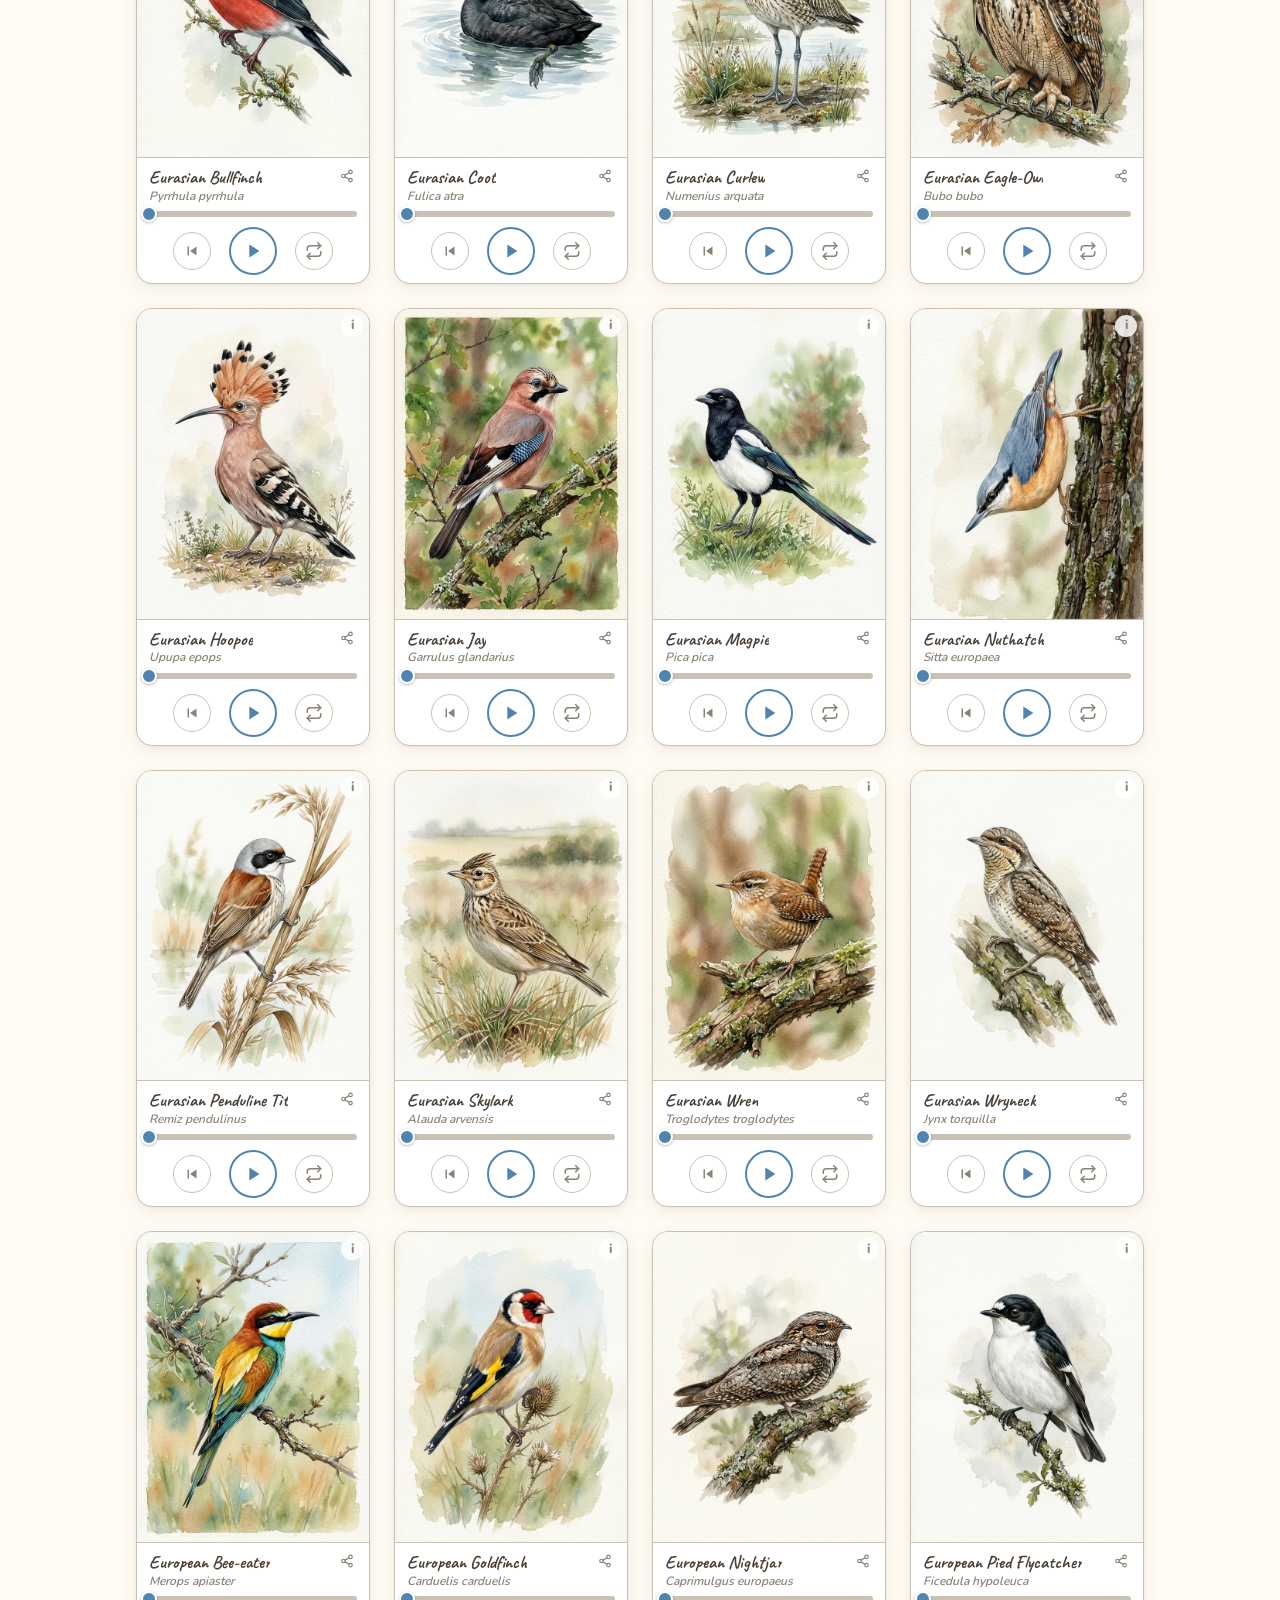
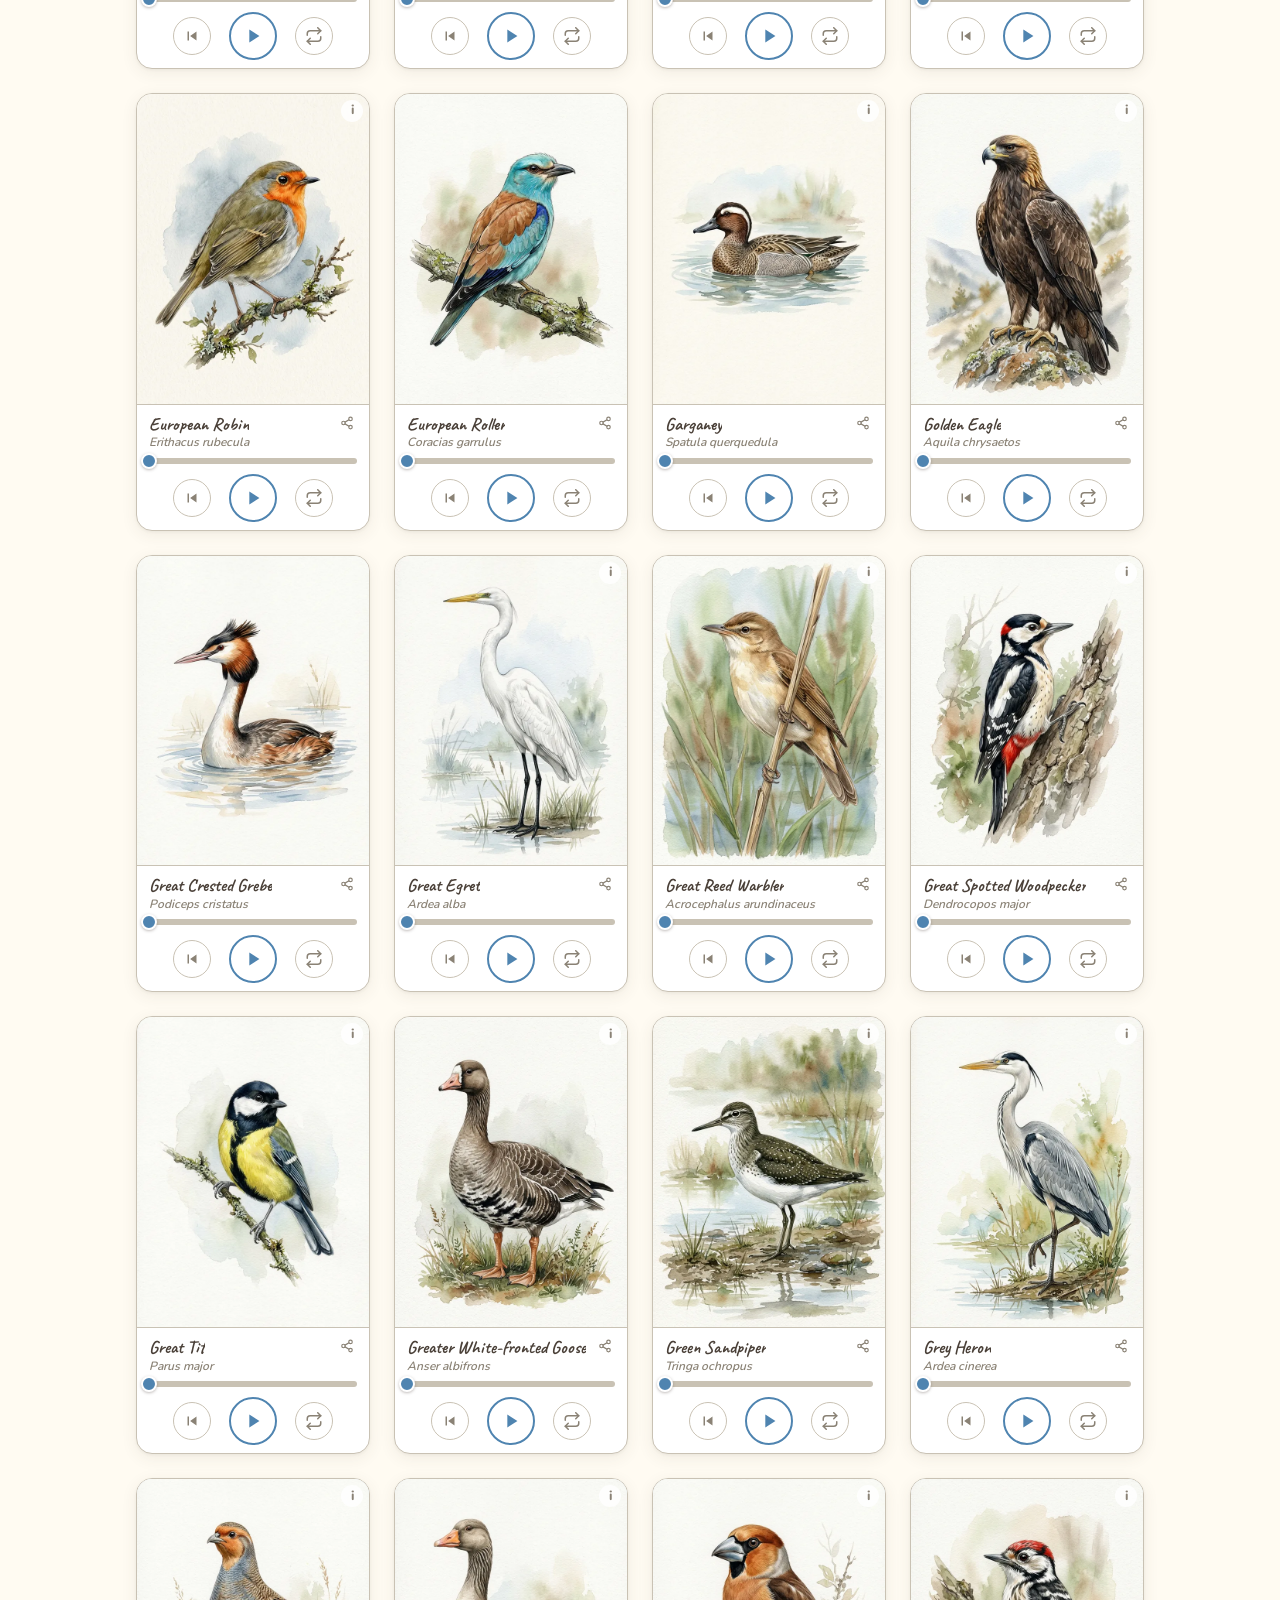
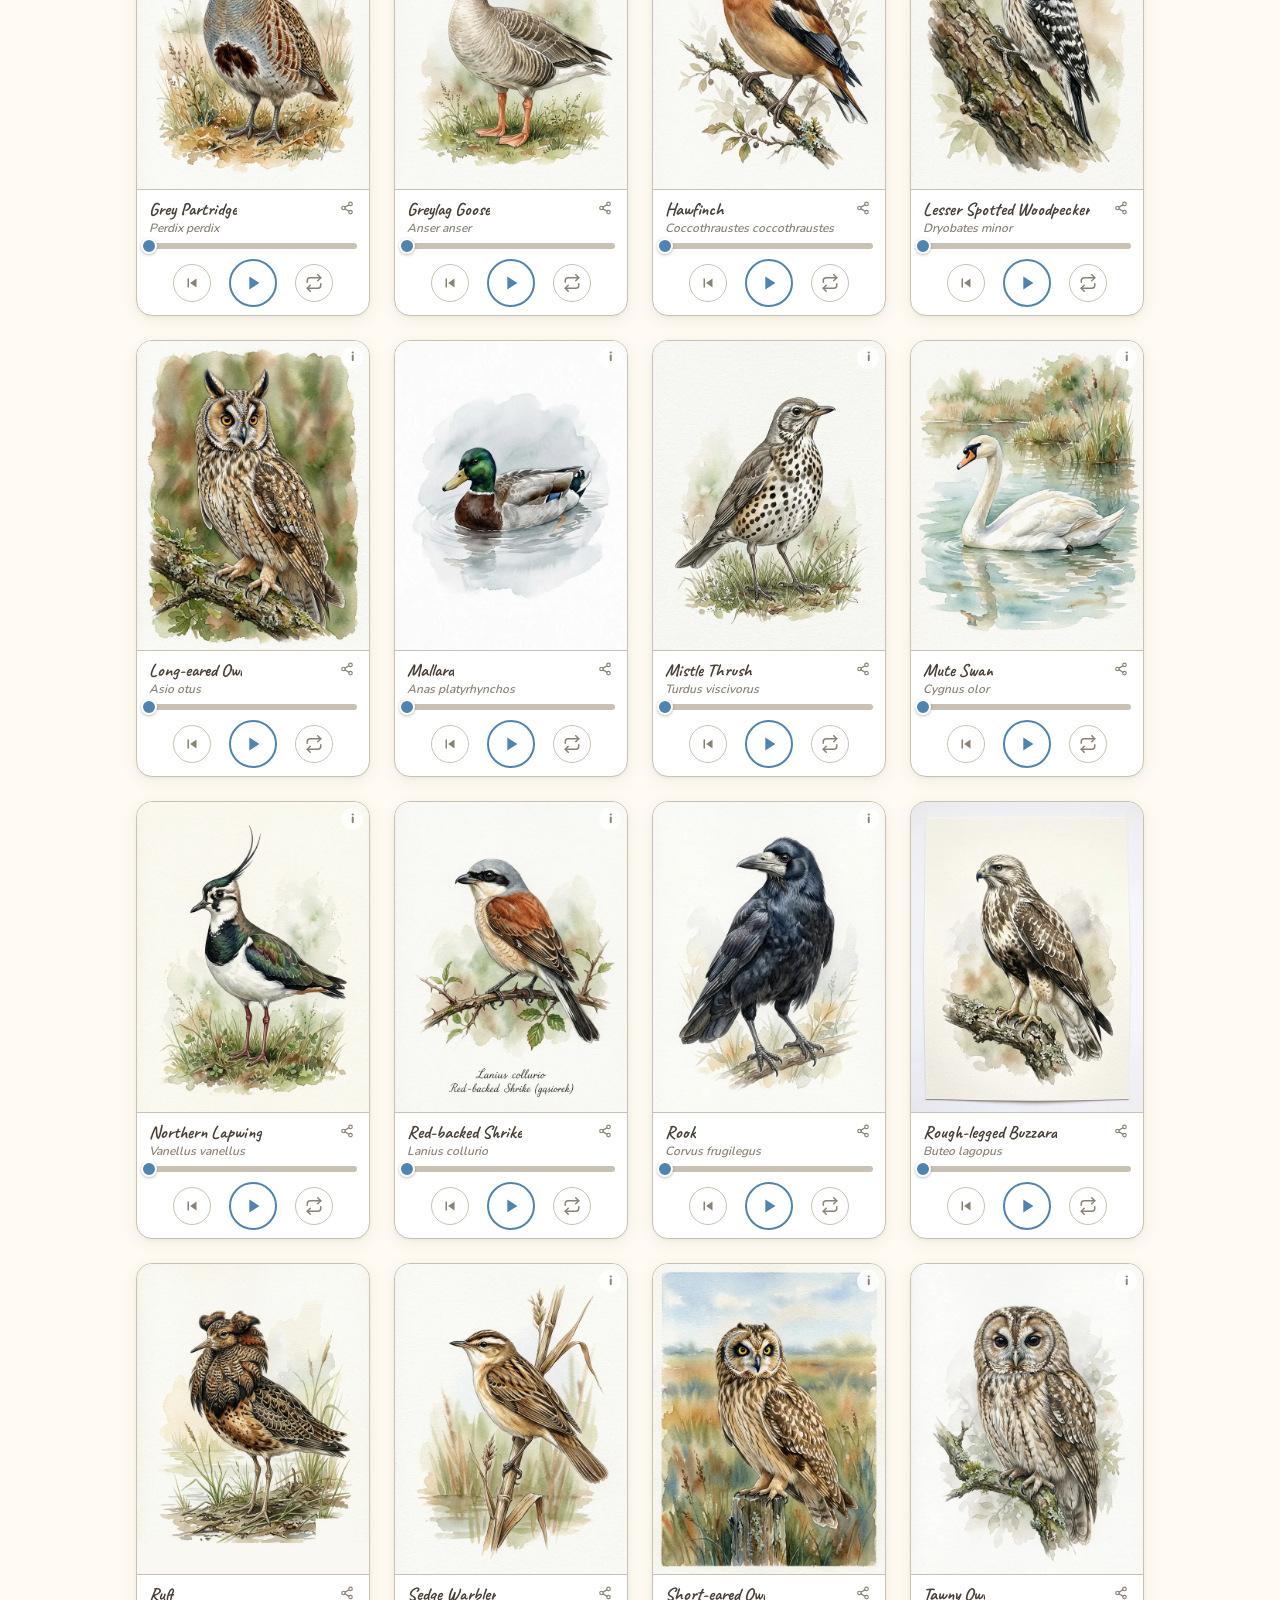
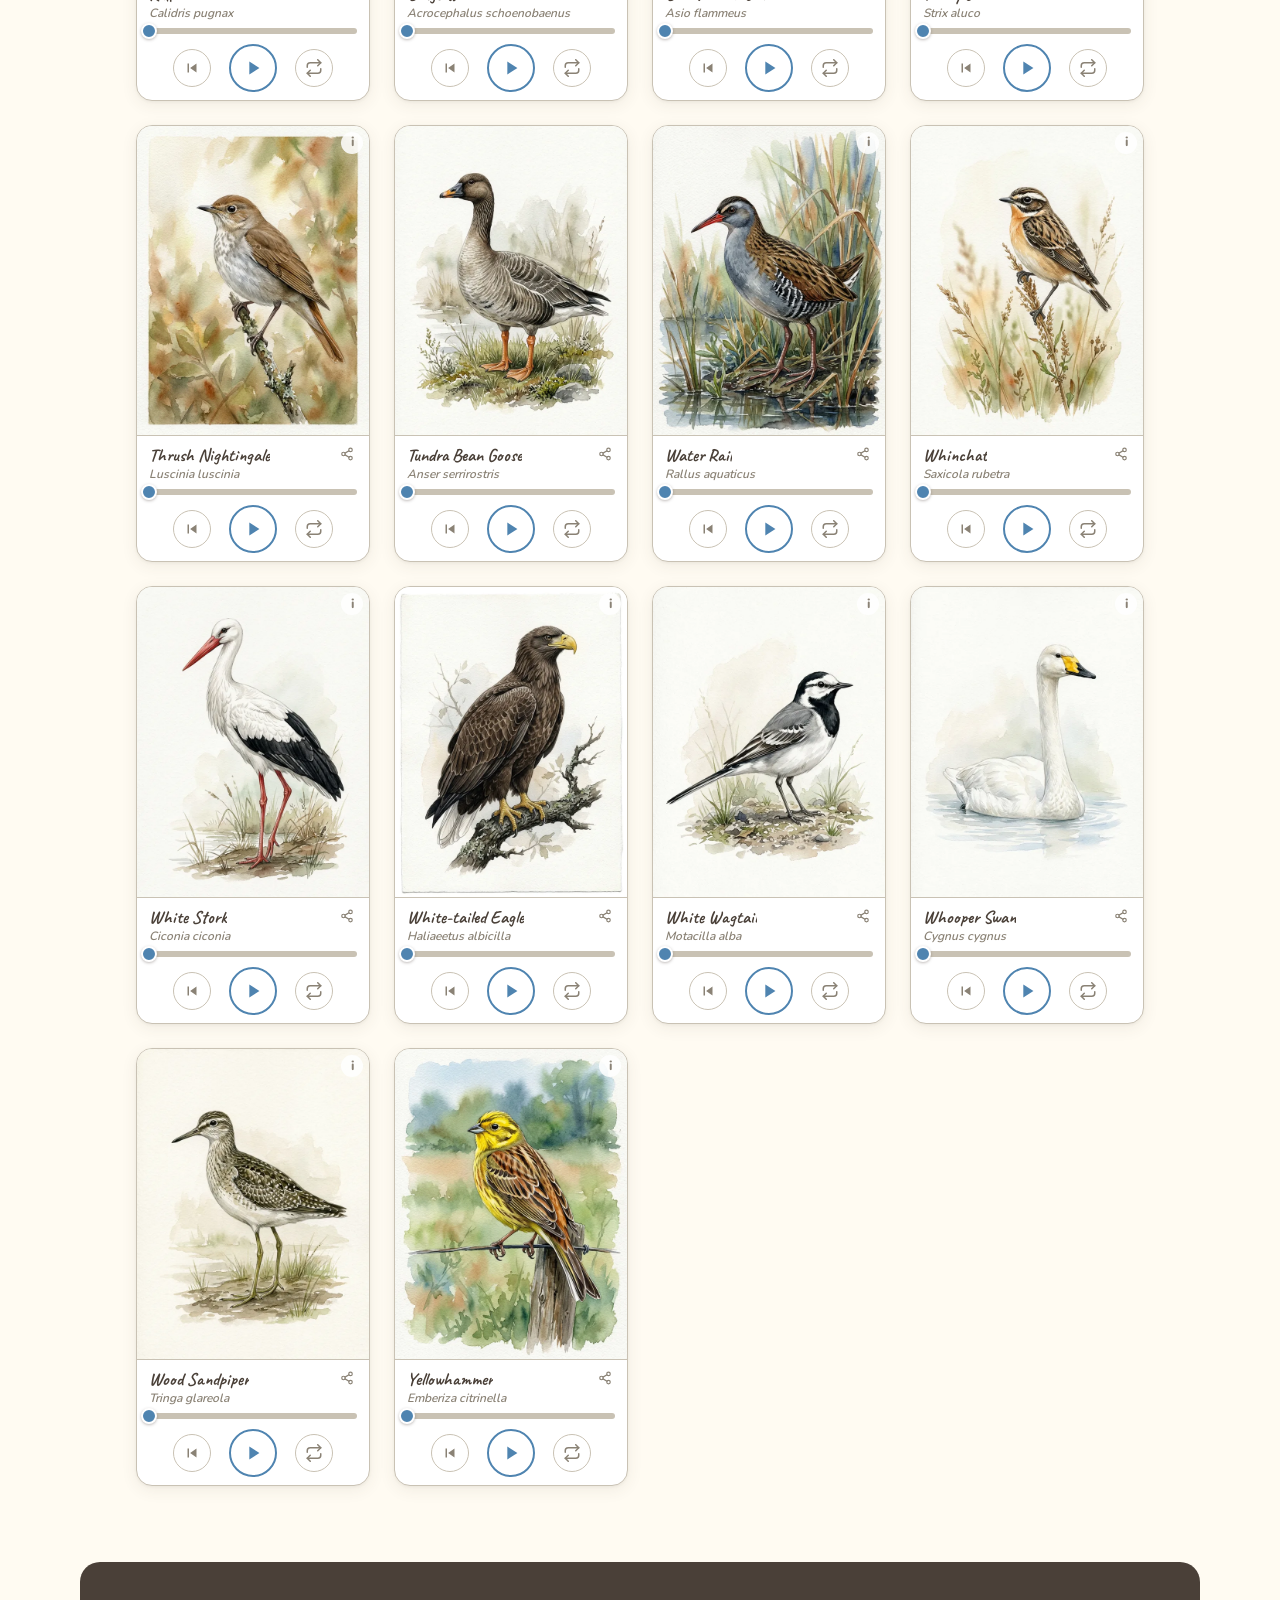
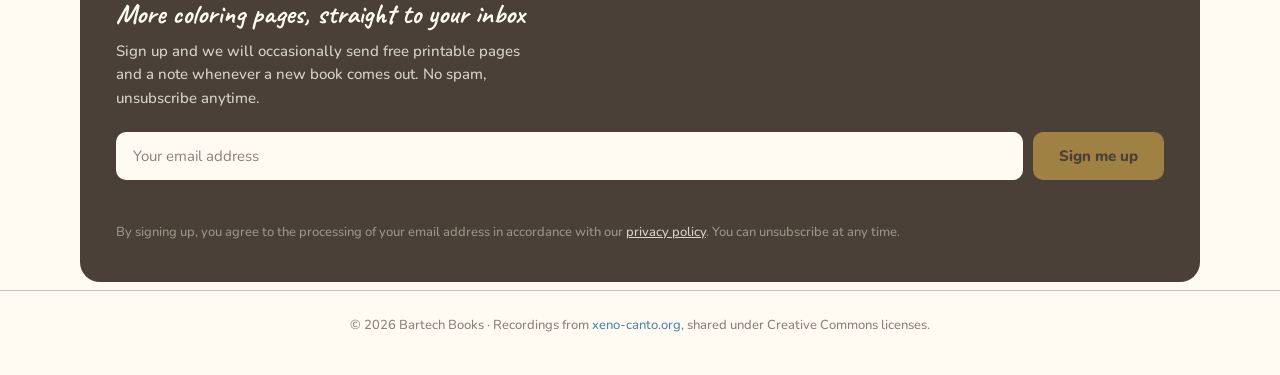
<file: en/birds/index.html>
<!doctype html>
<html lang="en">
<head>
<meta charset="utf-8">
<meta name="viewport" content="width=device-width, initial-scale=1">
<title>Birds — Bartech Books</title>
<meta name="description" content="Listen to the real sounds of birds from your coloring book pages.">
<link rel="stylesheet" href="../../assets/css/style.css">
<link rel="icon" type="image/png" href="../../assets/images/favicon-32.png">
</head>
<body>

<header class="site-header">
  <div class="container header-row">
    <a href="../index.html" class="brand">
      <img src="../../assets/images/bartech-icon-header.png" alt="Bartech Books" class="brand-mark">
      <span class="brand-text">Bartech Books</span>
    </a>
    <div class="header-row-with-lang">
      <a href="../index.html" class="back-to-main">← All categories</a>
      <details class="lang-switcher"><summary>EN</summary><div class="lang-switcher-menu"><a href="../../ptaki/index.html">Polski</a><a href="../../de/voegel/index.html">Deutsch</a><a href="../../es/aves/index.html">Español</a></div></details>
    </div>
  </div>
</header>

<main>

  <section class="page-hero container">
    <h1>Birds</h1>
    <p>Find the bird you're coloring right now, and hear what it really sounds like.</p>
  </section>

  <section class="container">
    <div class="bird-grid" id="bird-grid"></div>
  </section>

</main>

<div class="container footer-extras">
  <div id="newsletter-signup"></div>
</div>

<footer class="site-footer">
  © 2026 Bartech Books · Recordings from <a href="https://xeno-canto.org" target="_blank" rel="noopener">xeno-canto.org</a>, shared under Creative Commons licenses.
</footer>

<script src="https://challenges.cloudflare.com/turnstile/v0/api.js?render=explicit" async defer></script>
<script src="../../assets/js/lang-switcher.js"></script>
<script src="../../assets/js/birds-data-en.js"></script>
<script src="../../assets/js/player.js"></script>
<script src="../../assets/js/newsletter.js"></script>
</body>
</html>
</file>
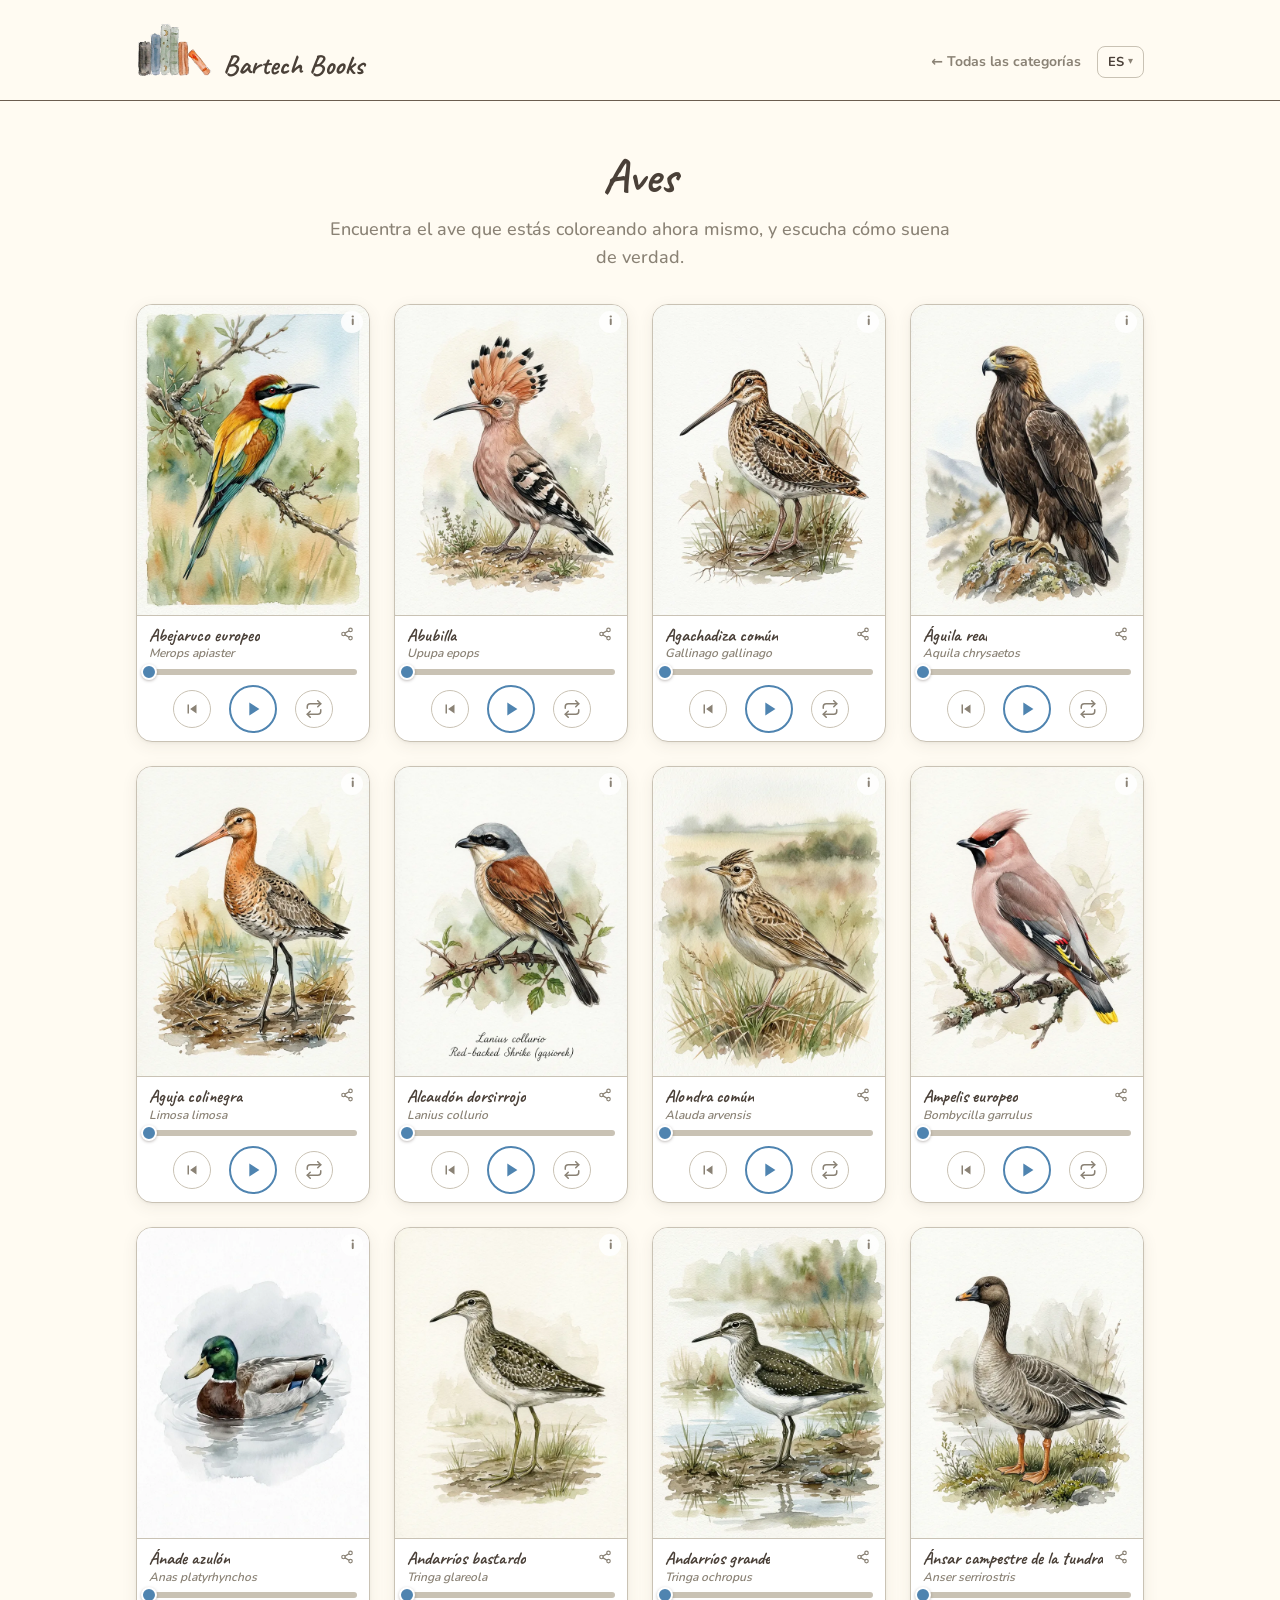
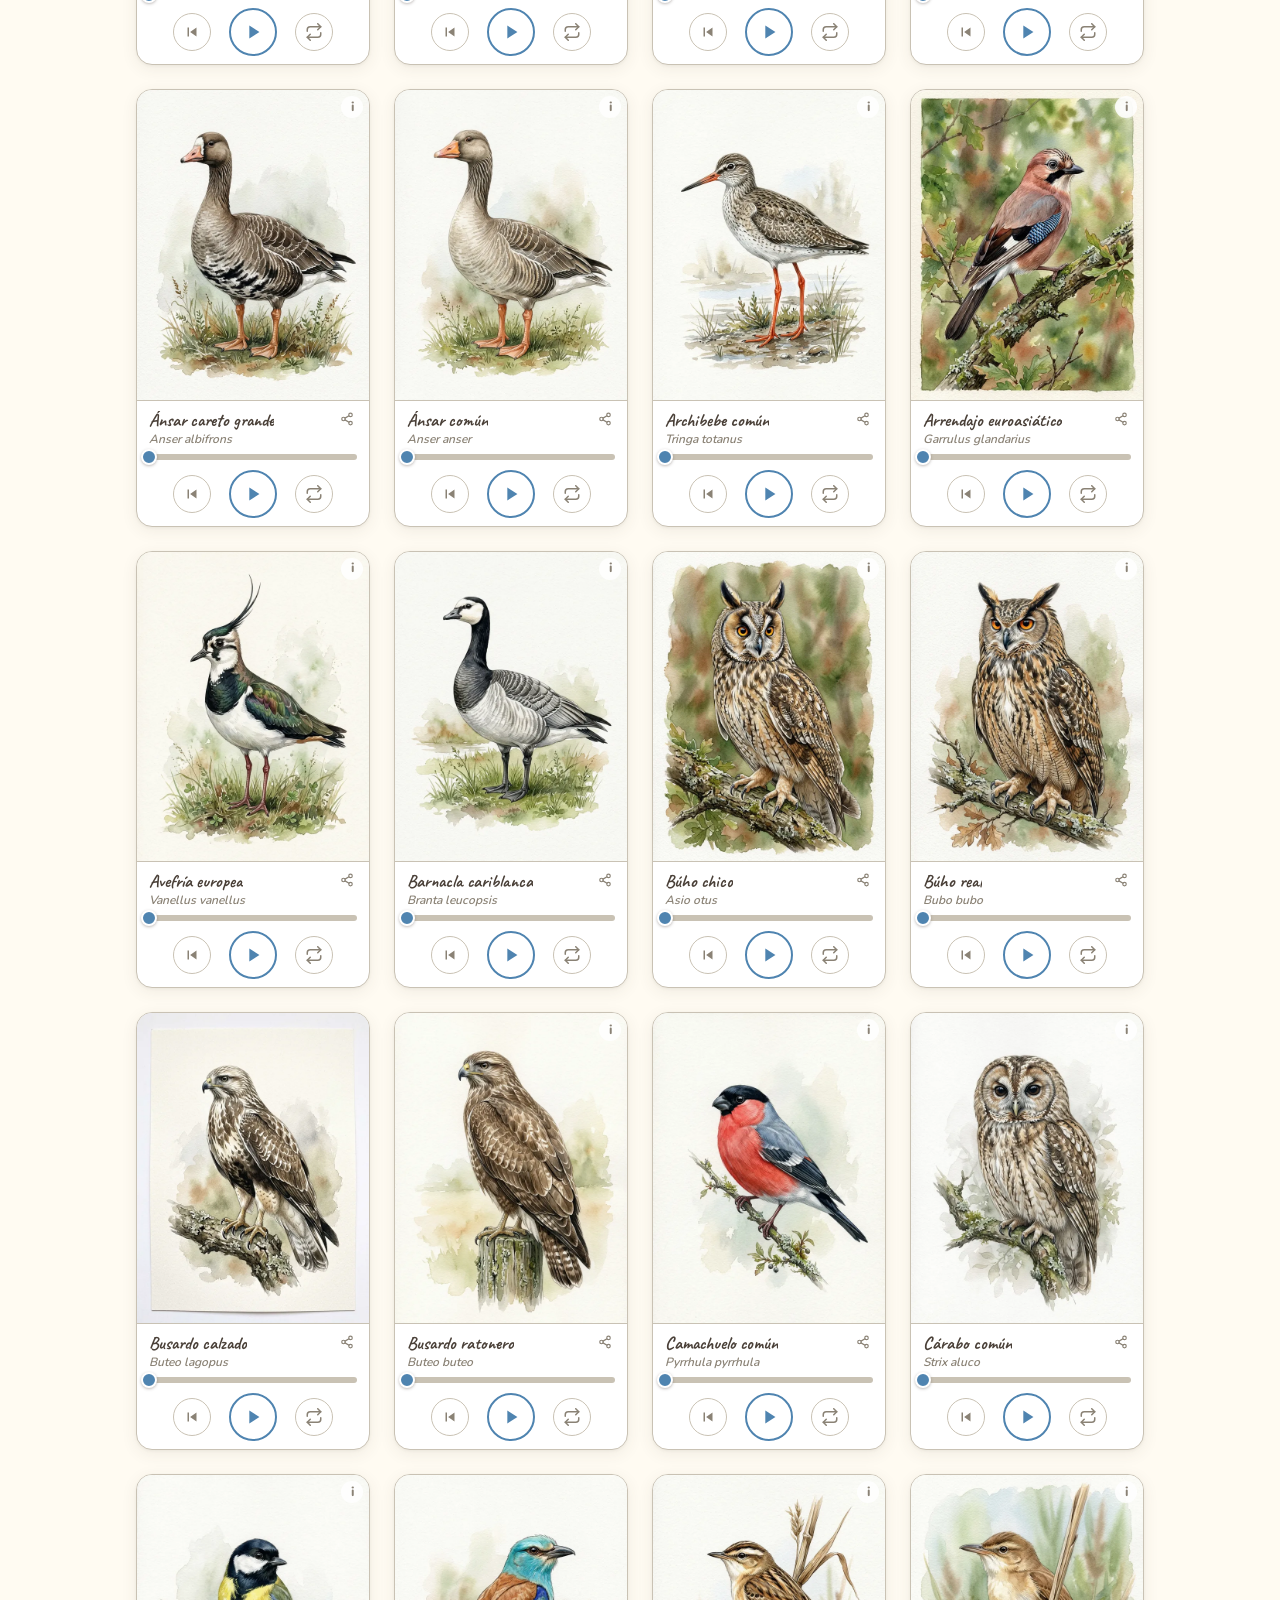
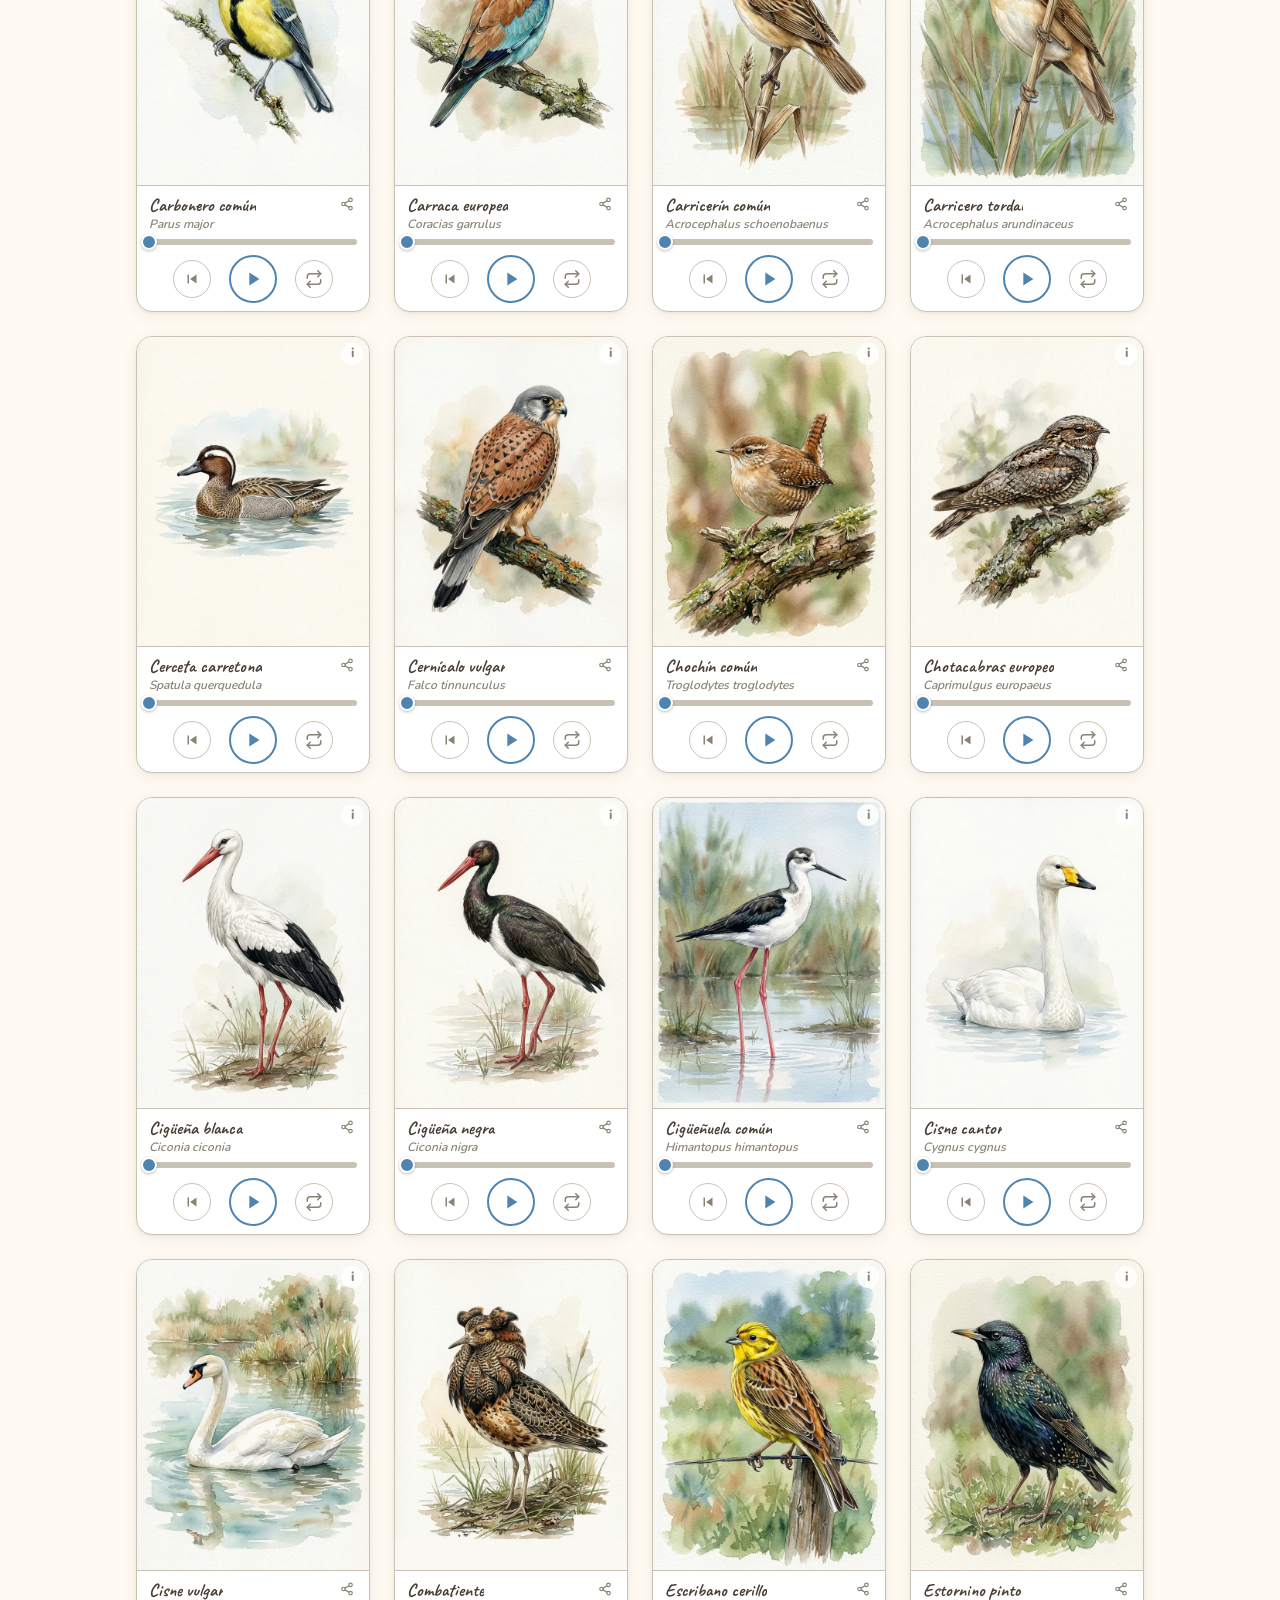
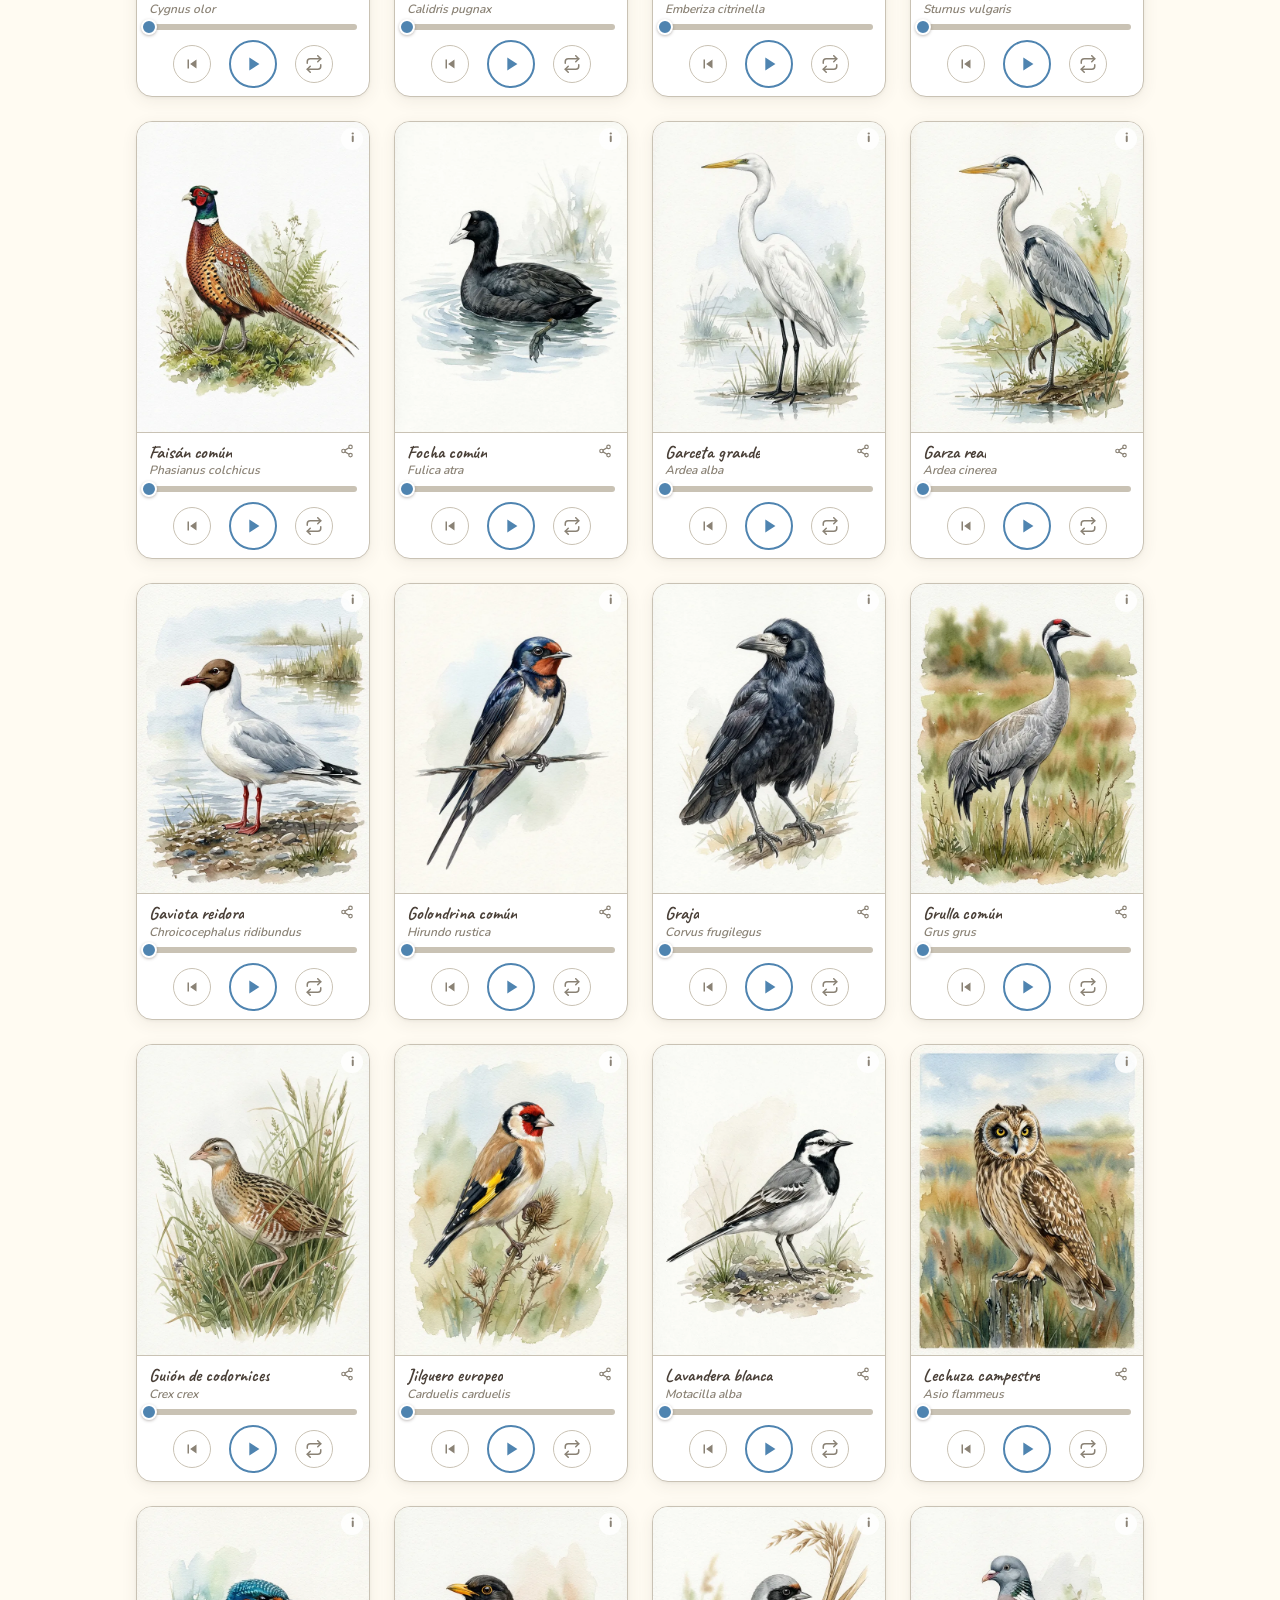
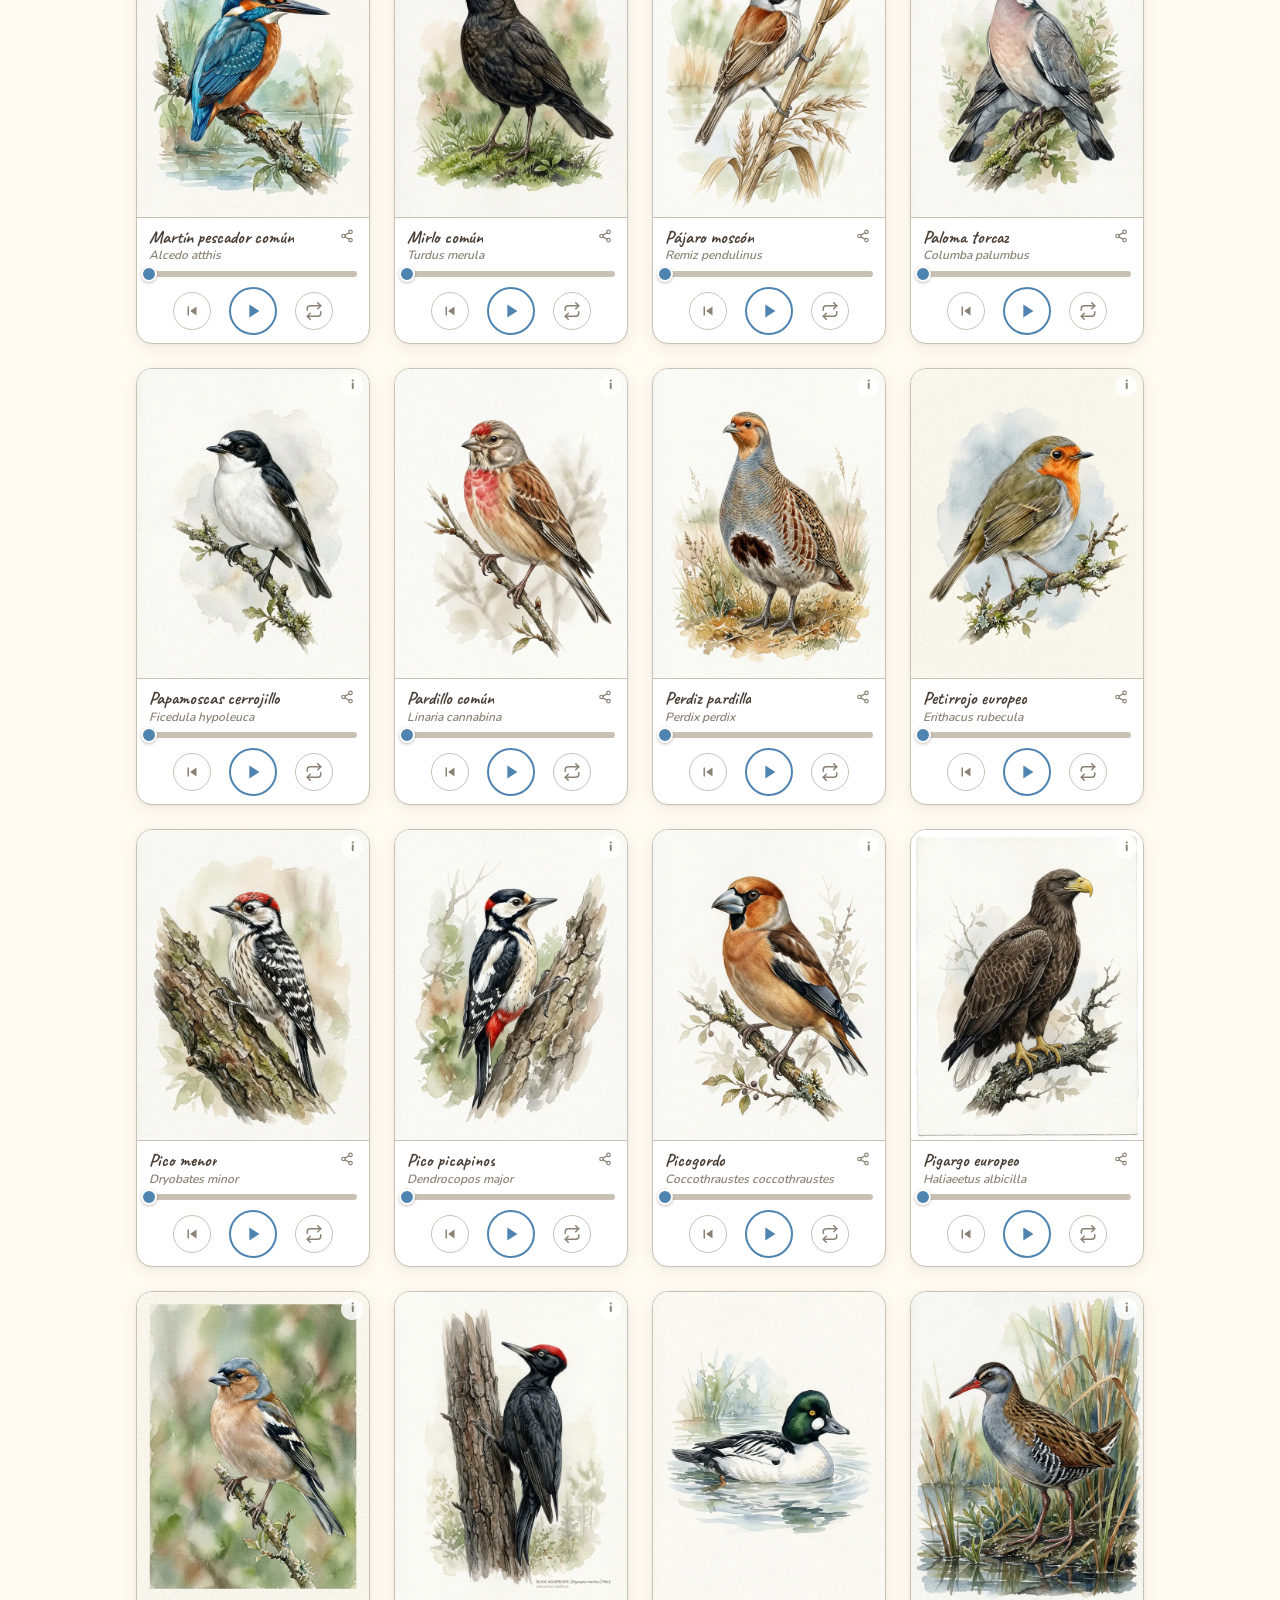
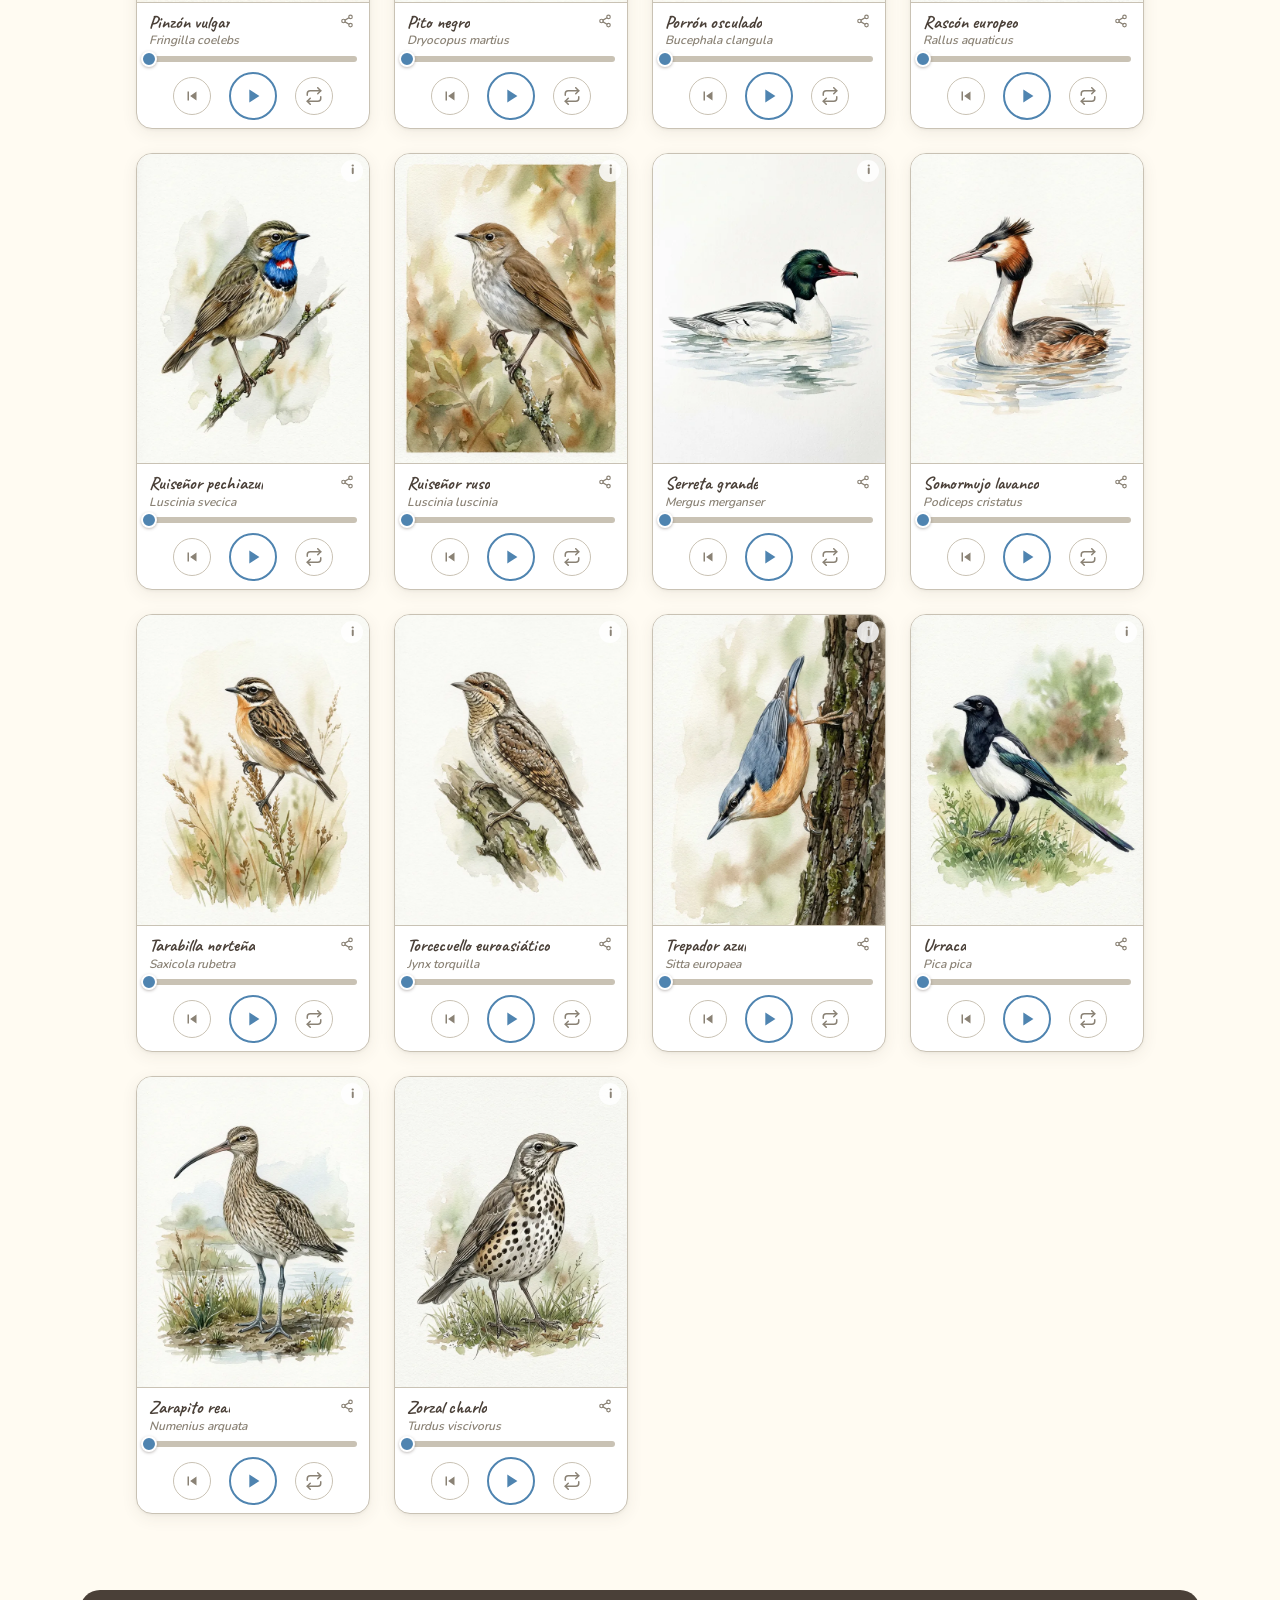
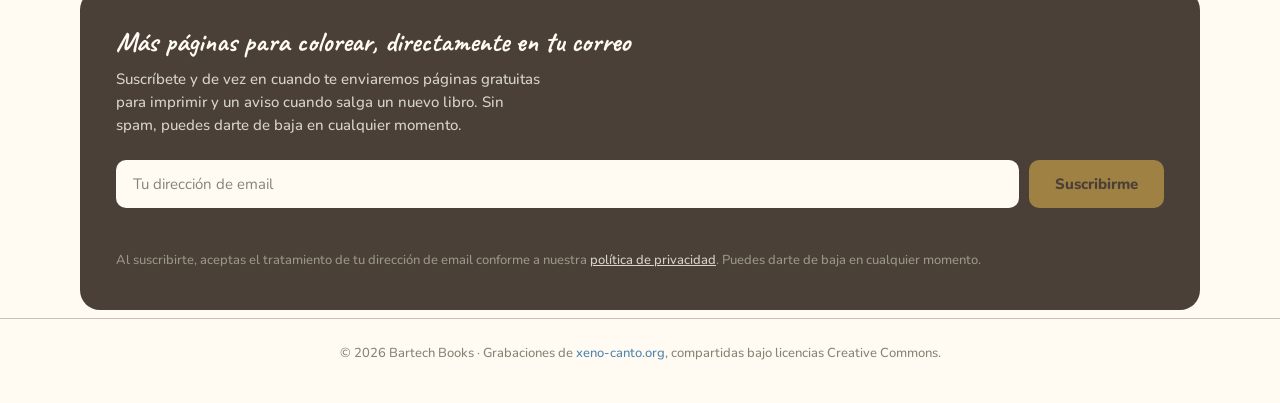
<file: es/aves/index.html>
<!doctype html>
<html lang="es">
<head>
<meta charset="utf-8">
<meta name="viewport" content="width=device-width, initial-scale=1">
<title>Aves — Bartech Books</title>
<meta name="description" content="Escucha los sonidos reales de aves de las páginas de tu libro para colorear.">
<link rel="stylesheet" href="../../assets/css/style.css">
<link rel="icon" type="image/png" href="../../assets/images/favicon-32.png">
</head>
<body>

<header class="site-header">
  <div class="container header-row">
    <a href="../index.html" class="brand">
      <img src="../../assets/images/bartech-icon-header.png" alt="Bartech Books" class="brand-mark">
      <span class="brand-text">Bartech Books</span>
    </a>
    <div class="header-row-with-lang">
      <a href="../index.html" class="back-to-main">← Todas las categorías</a>
      <details class="lang-switcher"><summary>ES</summary><div class="lang-switcher-menu"><a href="../../ptaki/index.html">Polski</a><a href="../../en/birds/index.html">English</a><a href="../../de/voegel/index.html">Deutsch</a></div></details>
    </div>
  </div>
</header>

<main>

  <section class="page-hero container">
    <h1>Aves</h1>
    <p>Encuentra el ave que estás coloreando ahora mismo, y escucha cómo suena de verdad.</p>
  </section>

  <section class="container">
    <div class="bird-grid" id="bird-grid"></div>
  </section>

</main>

<div class="container footer-extras">
  <div id="newsletter-signup"></div>
</div>

<footer class="site-footer">
  © 2026 Bartech Books · Grabaciones de <a href="https://xeno-canto.org" target="_blank" rel="noopener">xeno-canto.org</a>, compartidas bajo licencias Creative Commons.
</footer>

<script src="https://challenges.cloudflare.com/turnstile/v0/api.js?render=explicit" async defer></script>
<script src="../../assets/js/lang-switcher.js"></script>
<script src="../../assets/js/birds-data-es.js"></script>
<script src="../../assets/js/player.js"></script>
<script src="../../assets/js/newsletter.js"></script>
</body>
</html>
</file>
<file: assets/css/style.css>
/* ===========================================================
   audio.bartechbooks.com — design tokens
   Dziedziczone 1:1 z bartech-books.com (assets/css/style.css),
   ten sam papierowy, cieply system. Nie duplikowac wartosci tutaj
   recznie jesli main site zmieni palete - skopiowac blok :root.
   =========================================================== */

@font-face {
  font-family: 'Caveat';
  src: url('../fonts/Caveat-Bold.woff2') format('woff2');
  font-weight: 700;
  font-display: swap;
}

@font-face {
  font-family: 'Nunito';
  src: url('../fonts/Nunito-Variable.woff2') format('woff2-variations');
  font-weight: 300 900;
  font-display: swap;
}

:root {
  --paper:        #FFFBF2;
  --paper-dim:    #EAF0F5;
  --ink:          #4A4038;
  --ink-soft:     #8A8275;
  --accent-blue:   #4F84B0;
  --sage:         #3A7D6B;
  --mustard:      #F2C14E;
  --line:         #6B5D4F;
  --line-soft:    #C9C2B4;

  --font-display: 'Caveat', cursive;
  --font-body:    'Nunito', system-ui, -apple-system, sans-serif;

  --max-width: 1120px;
  --gutter: clamp(20px, 5vw, 56px);
  --radius: 16px;
  --stroke: 1.5px;

  --shadow-pop: 0 10px 28px rgba(74, 64, 56, 0.13), 0 2px 6px rgba(74, 64, 56, 0.08);
  --shadow-card: 0 4px 16px rgba(74, 64, 56, 0.08), 0 1px 3px rgba(74, 64, 56, 0.06);
  --shadow-soft: 0 8px 24px rgba(74, 64, 56, 0.08);
}

* { box-sizing: border-box; }

html { scroll-behavior: smooth; }

@media (prefers-reduced-motion: reduce) {
  html { scroll-behavior: auto; }
  *, *::before, *::after {
    animation-duration: 0.01ms !important;
    animation-iteration-count: 1 !important;
    transition-duration: 0.01ms !important;
  }
}

body {
  margin: 0;
  background: var(--paper);
  color: var(--ink);
  font-family: var(--font-body);
  font-weight: 500;
  line-height: 1.55;
  font-size: 17px;
  -webkit-font-smoothing: antialiased;
}

a { color: var(--accent-blue); text-decoration: none; }
a:hover { text-decoration: underline; }

img, svg { max-width: 100%; display: block; }

h1, h2, h3 {
  font-family: var(--font-display);
  font-weight: 700;
  margin: 0 0 12px;
  line-height: 1.15;
}

.container {
  max-width: var(--max-width);
  margin: 0 auto;
  padding: 0 var(--gutter);
}

/* ---------------- Header (uproszczony, bez i18n na razie) ---------------- */

.site-header {
  padding: 22px 0 22px;
  position: relative;
  z-index: 10;
  border-bottom: var(--stroke) solid var(--line);
}

.header-row {
  display: flex;
  align-items: flex-end;
  justify-content: space-between;
  gap: 24px;
  flex-wrap: wrap;
}

@media (max-width: 480px) {
  .brand { font-size: 24px; gap: 8px; }
  .brand-mark { height: 48px; }
  .back-to-main { font-size: 12px; }
}

.brand {
  display: inline-flex;
  align-items: flex-end;
  gap: 10px;
  font-family: var(--font-display);
  font-size: 28px;
  font-weight: 700;
  line-height: 1;
  color: var(--ink);
  text-decoration: none;
}

.brand-mark {
  height: 56px;
  width: auto;
  flex-shrink: 0;
}

.brand-text {
  transform: translateY(1px);
}

.back-to-main {
  font-size: 14px;
  font-weight: 700;
  color: var(--ink-soft);
  display: flex;
  align-items: center;
  gap: 6px;
}
.back-to-main:hover { color: var(--accent-blue); }

/* ---------------- Hero / intro sekcji ---------------- */

.page-hero {
  padding: 48px 0 24px;
  text-align: center;
}

.page-hero h1 {
  font-size: clamp(32px, 5vw, 48px);
}

.page-hero p {
  max-width: 620px;
  margin: 0 auto;
  color: var(--ink-soft);
  font-size: 18px;
}

/* ---------------- Karty wyboru kategorii (Ptaki / Plazy / Maszyny) ---------------- */

.category-grid {
  display: grid;
  grid-template-columns: repeat(3, 1fr);
  gap: 28px;
  padding: 24px 0 64px;
}

@media (max-width: 880px) {
  .category-grid { grid-template-columns: 1fr; }
}

.category-card {
  display: flex;
  flex-direction: column;
  align-items: center;
  text-align: center;
  gap: 12px;
  padding: 40px 24px;
  border: var(--stroke) solid var(--line-soft);
  border-radius: var(--radius);
  background: #fff;
  box-shadow: var(--shadow-card);
  transition: transform 0.25s ease, box-shadow 0.25s ease;
}

.category-card:hover {
  transform: translateY(-4px);
  box-shadow: var(--shadow-pop);
  text-decoration: none;
}

.category-card-featured {
  display: flex;
  flex-direction: column;
  border: var(--stroke) solid var(--line-soft);
  border-radius: var(--radius);
  background: #fff;
  overflow: hidden;
  box-shadow: var(--shadow-card);
  transition: transform 0.25s ease, box-shadow 0.25s ease;
  text-decoration: none;
  color: inherit;
}

.category-card-featured:hover {
  transform: translateY(-4px);
  box-shadow: var(--shadow-pop);
  text-decoration: none;
}

.category-card-featured-art {
  flex: 2;
  aspect-ratio: 4 / 3;
  overflow: hidden;
  background: linear-gradient(135deg, var(--paper-dim), #DCE8F0);
}

.category-card-featured-art img {
  width: 100%;
  height: 100%;
  object-fit: cover;
  display: block;
}

.category-card-featured-body {
  flex: 1;
  padding: 20px 24px 24px;
  text-align: center;
  border-top: var(--stroke) solid var(--line-soft);
  display: flex;
  flex-direction: column;
  justify-content: center;
  gap: 8px;
}
  width: 72px;
  height: 72px;
  display: flex;
  align-items: center;
  justify-content: center;
  border-radius: 50%;
  background: var(--paper-dim);
  font-size: 36px;
}

.category-card-icon-image {
  width: 200px;
  aspect-ratio: 16 / 10;
  border-radius: var(--radius);
  overflow: hidden;
  display: flex;
  align-items: center;
  justify-content: center;
  background: var(--paper-dim);
}

.category-card-icon-image img {
  width: 100%;
  height: 100%;
  object-fit: cover;
}

.category-card-title {
  font-family: var(--font-display);
  font-size: 30px;
  font-weight: 700;
  color: var(--ink);
}

.category-card-desc {
  color: var(--ink-soft);
  font-size: 15px;
}

.category-card-disabled {
  opacity: 0.55;
  cursor: default;
}
.category-card-disabled:hover {
  transform: none;
  box-shadow: var(--shadow-card);
}

.category-card-badge {
  font-size: 12px;
  font-weight: 800;
  color: var(--ink-soft);
  background: var(--paper-dim);
  padding: 3px 10px;
  border-radius: 999px;
}

/* ---------------- Grid kart ptakow ---------------- */

.bird-grid {
  display: grid;
  grid-template-columns: repeat(4, 1fr);
  gap: 24px;
  padding: 8px 0 64px;
}

@media (max-width: 1020px) {
  .bird-grid { grid-template-columns: repeat(3, 1fr); }
}
@media (max-width: 720px) {
  .bird-grid { grid-template-columns: repeat(2, 1fr); }
}
@media (max-width: 460px) {
  .bird-grid { grid-template-columns: 1fr; }
}

.bird-card {
  display: flex;
  flex-direction: column;
  border: var(--stroke) solid var(--line-soft);
  border-radius: var(--radius);
  background: #fff;
  overflow: hidden;
  box-shadow: var(--shadow-card);
  transition: box-shadow 0.2s ease;
}

.bird-card:hover {
  box-shadow: var(--shadow-pop);
}

.bird-card-highlighted {
  animation: bird-highlight-pulse 1.3s ease-in-out 2;
  position: relative;
  z-index: 1;
}

@keyframes bird-highlight-pulse {
  0%, 100% { box-shadow: var(--shadow-card); }
  50% { box-shadow: 0 0 0 4px var(--accent-blue), var(--shadow-pop); }
}

/* Wariant B: 3/4 obrazek + 1/4 odtwarzacz, w ramach kwadratu */
.bird-card-art {
  aspect-ratio: 896 / 1200;
  flex: 3;
  background: linear-gradient(135deg, var(--paper-dim), #DCE8F0);
  display: flex;
  align-items: center;
  justify-content: center;
  border-bottom: var(--stroke) solid var(--line-soft);
  overflow: hidden;
  position: relative;
}

.bird-info-btn {
  position: absolute;
  top: 6px;
  right: 6px;
  width: 22px;
  height: 22px;
  border-radius: 50%;
  border: none;
  background: rgba(255,255,255,0.85);
  color: var(--ink-soft);
  font-family: var(--font-body);
  font-size: 13px;
  font-weight: 800;
  cursor: pointer;
  display: flex;
  align-items: center;
  justify-content: center;
  z-index: 2;
  line-height: 1;
}
.bird-info-btn:hover { background: #fff; color: var(--accent-blue); }

.bird-attribution-popup {
  position: absolute;
  top: 32px;
  right: 6px;
  max-width: 85%;
  background: #fff;
  border: var(--stroke) solid var(--line-soft);
  border-radius: 8px;
  padding: 8px 10px;
  font-size: 11px;
  line-height: 1.4;
  color: var(--ink-soft);
  box-shadow: var(--shadow-card);
  z-index: 3;
  display: none;
}
.bird-attribution-popup.visible { display: block; }
.bird-attribution-popup a { font-size: 11px; }

.bird-card-art img {
  width: 100%;
  height: 100%;
  object-fit: cover;
}

.bird-card-art-placeholder {
  width: 56px;
  height: 56px;
  color: var(--line-soft);
}

.bird-card-player {
  flex: 1;
  padding: 8px 12px 8px;
  display: flex;
  flex-direction: column;
  justify-content: flex-start;
  gap: 0;
}

.bird-card-name-row {
  display: flex;
  align-items: baseline;
  justify-content: space-between;
  gap: 6px;
  position: relative;
}

.bird-card-name {
  font-family: var(--font-display);
  font-weight: 700;
  font-size: 18px;
  line-height: 1.1;
  color: var(--ink);
  white-space: nowrap;
  overflow: hidden;
  text-overflow: ellipsis;
  margin-bottom: 2px;
  min-width: 0;
}

.bird-share-btn {
  flex-shrink: 0;
  width: 20px;
  height: 20px;
  border-radius: 50%;
  border: none;
  background: transparent;
  color: var(--ink-soft);
  cursor: pointer;
  display: flex;
  align-items: center;
  justify-content: center;
  padding: 3px;
  transition: background 0.15s, color 0.15s;
}
.bird-share-btn svg { width: 100%; height: 100%; }
.bird-share-btn:hover { background: var(--paper-dim); color: var(--accent-blue); }
.bird-share-btn.copied { background: var(--sage); color: #fff; }

.bird-share-tooltip {
  position: absolute;
  top: -4px;
  right: 0;
  transform: translateY(-100%);
  background: var(--ink);
  color: var(--paper);
  font-family: var(--font-body);
  font-size: 11px;
  font-weight: 700;
  padding: 5px 9px;
  border-radius: 6px;
  white-space: nowrap;
  pointer-events: none;
  opacity: 0;
  visibility: hidden;
  transition: opacity 0.15s ease;
  z-index: 4;
}
.bird-share-tooltip::after {
  content: '';
  position: absolute;
  top: 100%;
  right: 8px;
  border: 5px solid transparent;
  border-top-color: var(--ink);
}
.bird-share-tooltip.visible {
  opacity: 1;
  visibility: visible;
}

.bird-card-name-lat {
  font-family: var(--font-body);
  font-style: italic;
  font-weight: 600;
  font-size: 12px;
  line-height: 1.1;
  color: var(--ink-soft);
  white-space: nowrap;
  overflow: hidden;
  text-overflow: ellipsis;
  margin-bottom: 2px;
}

.bird-card-controls {
  display: flex;
  flex-direction: column;
  gap: 10px;
  margin-top: 6px;
}

.bird-progress {
  width: 100%;
  height: 6px;
  background: var(--line-soft);
  border-radius: 3px;
  cursor: pointer;
  position: relative;
  touch-action: none;
}

.bird-progress-fill {
  position: absolute;
  left: 0; top: 0; bottom: 0;
  width: 0%;
  background: var(--accent-blue);
  border-radius: 3px;
  pointer-events: none;
}

.bird-progress-handle {
  position: absolute;
  left: 0%;
  top: 50%;
  width: 16px;
  height: 16px;
  background: var(--accent-blue);
  border: 2px solid #fff;
  border-radius: 50%;
  box-shadow: 0 1px 3px rgba(74, 64, 56, 0.35);
  transform: translate(-50%, -50%);
  pointer-events: none;
}

.bird-card-buttons-row {
  display: flex;
  align-items: center;
  justify-content: center;
  gap: 18px;
}

.bird-play-btn {
  width: 48px;
  height: 48px;
  flex-shrink: 0;
  border-radius: 50%;
  border: 2px solid var(--accent-blue);
  background: #fff;
  color: var(--accent-blue);
  display: flex;
  align-items: center;
  justify-content: center;
  cursor: pointer;
  padding: 0;
}
.bird-play-btn:hover { background: var(--paper-dim); }
.bird-play-btn svg { width: 22px; height: 22px; }

.bird-restart-btn,
.bird-loop-btn {
  width: 38px;
  height: 38px;
  flex-shrink: 0;
  border: var(--stroke) solid var(--line-soft);
  background: #fff;
  color: var(--ink-soft);
  cursor: pointer;
  display: flex;
  align-items: center;
  justify-content: center;
  padding: 0;
  border-radius: 50%;
}
.bird-restart-btn:hover,
.bird-loop-btn:hover { background: var(--paper-dim); }
.bird-restart-btn svg { width: 18px; height: 18px; }
.bird-loop-btn svg { width: 18px; height: 18px; }
.bird-loop-btn.active { color: var(--accent-blue); border-color: var(--accent-blue); background: var(--paper-dim); }

.bird-card-meta {
  font-size: 11px;
  color: var(--ink-soft);
}

/* ---------------- Newsletter (skopiowane 1:1 z bartechbooks-deploy/assets/css/style.css) ---------------- */

.footer-extras {
  padding: 12px 0 8px;
  display: flex;
  flex-direction: column;
  gap: 20px;
}

.newsletter-panel {
  background: var(--ink);
  border-radius: 20px;
  padding: 36px 36px 40px;
}

.newsletter-kicker {
  font-family: var(--font-display);
  font-size: 16px;
  font-weight: 700;
  color: var(--mustard);
  margin: 0 0 6px;
}

.newsletter-title {
  font-size: clamp(22px, 3vw, 28px);
  font-weight: 800;
  color: var(--paper);
  margin: 0 0 10px;
}

.newsletter-desc {
  font-size: 15px;
  color: #D8D4C8;
  margin: 0 0 22px;
  max-width: 48ch;
}

.newsletter-form {
  display: flex;
  flex-direction: column;
  gap: 14px;
}

.newsletter-form-row {
  display: flex;
  gap: 10px;
  flex-wrap: wrap;
}

.newsletter-input {
  flex: 1;
  min-width: 220px;
  font-family: var(--font-body);
  font-size: 15px;
  padding: 13px 16px;
  border: 1.5px solid transparent;
  border-radius: 10px;
  background: var(--paper);
  color: var(--ink);
}

.newsletter-input::placeholder {
  color: var(--ink-soft);
}

.newsletter-input:focus {
  outline: 3px solid var(--mustard);
  outline-offset: 1px;
}

.newsletter-honeypot {
  position: absolute;
  left: -9999px;
  width: 1px;
  height: 1px;
  opacity: 0;
}

.newsletter-btn {
  font-family: var(--font-body);
  font-weight: 800;
  font-size: 15px;
  color: var(--ink);
  background: var(--mustard);
  border: none;
  border-radius: 10px;
  padding: 13px 26px;
  cursor: pointer;
  white-space: nowrap;
  transition: transform 0.2s ease, box-shadow 0.2s ease;
}

.newsletter-btn:hover {
  transform: translateY(-2px);
  box-shadow: 0 8px 20px rgba(0, 0, 0, 0.25);
}

.newsletter-btn:disabled {
  opacity: 0.5;
  cursor: not-allowed;
  transform: none;
  box-shadow: none;
}

.newsletter-success {
  display: none;
  background: var(--sage);
  color: #fff;
  border-radius: 10px;
  padding: 12px 16px;
  font-weight: 700;
  font-size: 14px;
  margin-bottom: 16px;
}

.newsletter-success.is-visible { display: block; }

.newsletter-turnstile {
  margin-top: 14px;
}

.newsletter-fineprint {
  font-size: 13px;
  color: #9B9786;
  margin: 14px 0 0;
}

.newsletter-fineprint a {
  color: #D8D4C8;
  text-decoration: underline;
}

@media (max-width: 600px) {
  .newsletter-panel {
    padding: 22px 20px;
  }
  .newsletter-form-row {
    flex-direction: column;
  }
  .newsletter-input {
    min-width: 0;
  }
  .newsletter-btn {
    width: 100%;
  }
}

/* ---------------- Footer minimalny ---------------- */

.site-footer {
  border-top: var(--stroke) solid var(--line-soft);
  padding: 24px var(--gutter) 40px;
  text-align: center;
  font-size: 13px;
  color: var(--ink-soft);
}

/* ---------------- Wieksze odstepy w odtwarzaczu na waskim mobile ----------------
   Umieszczone na koncu pliku celowo - .bird-card-player i .bird-card-controls
   sa zdefiniowane wczesniej w pliku z ta sama specyficznoscia selektora,
   wiec przy identycznej specyficznosci wygrywa reguła PÓŹNIEJSZA w kodzie,
   niezaleznie od media query. Regula w media query umieszczona przed bazowa
   definicja zostaje przez nia nadpisana - to byl blad w poprzedniej wersji. */
@media (max-width: 460px) {
  .bird-card-controls { margin-top: 18px; gap: 16px; }
}

/* ---------------- Lightbox - powiekszenie zdjecia ptaka ---------------- */

.lightbox-overlay {
  position: fixed;
  inset: 0;
  background: rgba(74, 64, 56, 0.88);
  display: flex;
  align-items: center;
  justify-content: center;
  z-index: 1000;
  opacity: 0;
  visibility: hidden;
  transition: opacity 0.2s ease;
  padding: 24px;
}

.lightbox-overlay.visible {
  opacity: 1;
  visibility: visible;
}

.lightbox-img {
  max-width: min(90vw, 720px);
  max-height: 90vh;
  border-radius: var(--radius);
  box-shadow: 0 20px 60px rgba(0, 0, 0, 0.4);
  cursor: default;
}

.lightbox-close {
  position: fixed;
  top: 20px;
  right: 20px;
  width: 44px;
  height: 44px;
  border-radius: 50%;
  border: none;
  background: #fff;
  color: var(--ink);
  display: flex;
  align-items: center;
  justify-content: center;
  cursor: pointer;
  box-shadow: var(--shadow-card);
}

.lightbox-close:hover { background: var(--paper-dim); }
.lightbox-close svg { width: 20px; height: 20px; }

@media (prefers-reduced-motion: reduce) {
  .lightbox-overlay { transition: none; }
}

/* ---------------- Przelacznik jezyka (rozwijana lista) ---------------- */

.lang-switcher {
  position: relative;
  font-size: 13px;
}

.lang-switcher summary {
  display: flex;
  align-items: center;
  gap: 4px;
  padding: 5px 10px;
  border: var(--stroke) solid var(--line-soft);
  border-radius: 8px;
  color: var(--ink);
  font-weight: 700;
  cursor: pointer;
  list-style: none;
  user-select: none;
}

.lang-switcher summary::-webkit-details-marker { display: none; }

.lang-switcher summary::after {
  content: "▾";
  font-size: 10px;
  color: var(--ink-soft);
}

.lang-switcher summary:hover {
  background: var(--paper-dim);
}

.lang-switcher[open] summary::after {
  content: "▴";
}

.lang-switcher-menu {
  position: absolute;
  top: calc(100% + 6px);
  right: 0;
  display: flex;
  flex-direction: column;
  min-width: 120px;
  background: #fff;
  border: var(--stroke) solid var(--line-soft);
  border-radius: 8px;
  box-shadow: var(--shadow-card);
  overflow: hidden;
  z-index: 20;
}

.lang-switcher-menu a {
  padding: 8px 12px;
  color: var(--ink-soft);
  text-decoration: none;
  font-weight: 600;
}

.lang-switcher-menu a:hover {
  background: var(--paper-dim);
}

.lang-switcher-menu a.active {
  background: var(--accent-blue);
  color: #fff;
}

.header-row-with-lang {
  display: flex;
  align-items: center;
  gap: 16px;
  flex-wrap: wrap;
  justify-content: flex-end;
}

@media (max-width: 480px) {
  .lang-switcher { font-size: 12px; }
}
</file>
<file: assets/css/kosmos.css>
/* Dodatki dla serii Kosmos. Ladowany TYLKO przez kosmos/ i space/,
   po style.css. Karty uzywaja tych samych klas bird-* co ptaki, wiec
   tutaj sa wylacznie dwa elementy, ktorych ptaki nie maja:
   pelne zdanie ciekawostki i jednolinijkowy opis nagrania.
   Nic w style.css nie jest nadpisywane. */

.space-card-fact {
  font-family: var(--font-body);
  font-weight: 600;
  font-size: 12.5px;
  line-height: 1.35;
  color: var(--ink);
  margin: 2px 0 6px;
  /* Zdania maja rozna dlugosc, a karty stoja w siatce - bez tego
     ograniczenia rzedy rozjezdzaja sie na roznej wysokosci.
     Cztery linie mieszcza najdluzsza ciekawostke z zestawu. */
  display: -webkit-box;
  -webkit-line-clamp: 4;
  line-clamp: 4;
  -webkit-box-orient: vertical;
  overflow: hidden;
}

.space-card-sound {
  font-family: var(--font-body);
  font-style: italic;
  font-weight: 700;
  font-size: 11.5px;
  line-height: 1.2;
  color: var(--accent-blue);
  margin-bottom: 2px;
  display: flex;
  align-items: center;
  gap: 5px;
  white-space: nowrap;
  overflow: hidden;
  text-overflow: ellipsis;
}

.space-card-sound::before {
  content: '';
  flex-shrink: 0;
  width: 12px;
  height: 12px;
  background: currentColor;
  /* ikona glosnika, zeby bylo widac ze to opis DZWIEKU, nie podtytul */
  -webkit-mask: var(--ikona-glosnika) center / contain no-repeat;
  mask: var(--ikona-glosnika) center / contain no-repeat;
}

:root {
  --ikona-glosnika: url("data:image/svg+xml,%3Csvg xmlns='http://www.w3.org/2000/svg' viewBox='0 0 24 24'%3E%3Cpath d='M3 9v6h4l5 5V4L7 9H3zm13.5 3a4.5 4.5 0 0 0-2.5-4v8a4.5 4.5 0 0 0 2.5-4z'/%3E%3C/svg%3E");
}

/* Na waskich ekranach karta jest szersza wzgledem tekstu, wiec
   ciekawostka moze dostac wiecej miejsca bez psucia siatki. */
@media (max-width: 560px) {
  .space-card-fact { -webkit-line-clamp: 6; line-clamp: 6; }
}

/* Seria Maszyny Budowlane: ciekawostki sa dluzsze niz przy Kosmosie
   (mediana 105 znakow wobec 92), a przy czterech liniach ostatnie zdanie
   sie urywalo. Siatka i tak wyrownuje wysokosc kart w rzedzie, wiec
   podniesienie limitu nie psuje ukladu. */
#machine-grid .space-card-fact {
  -webkit-line-clamp: 7;
  line-clamp: 7;
}
</file>
